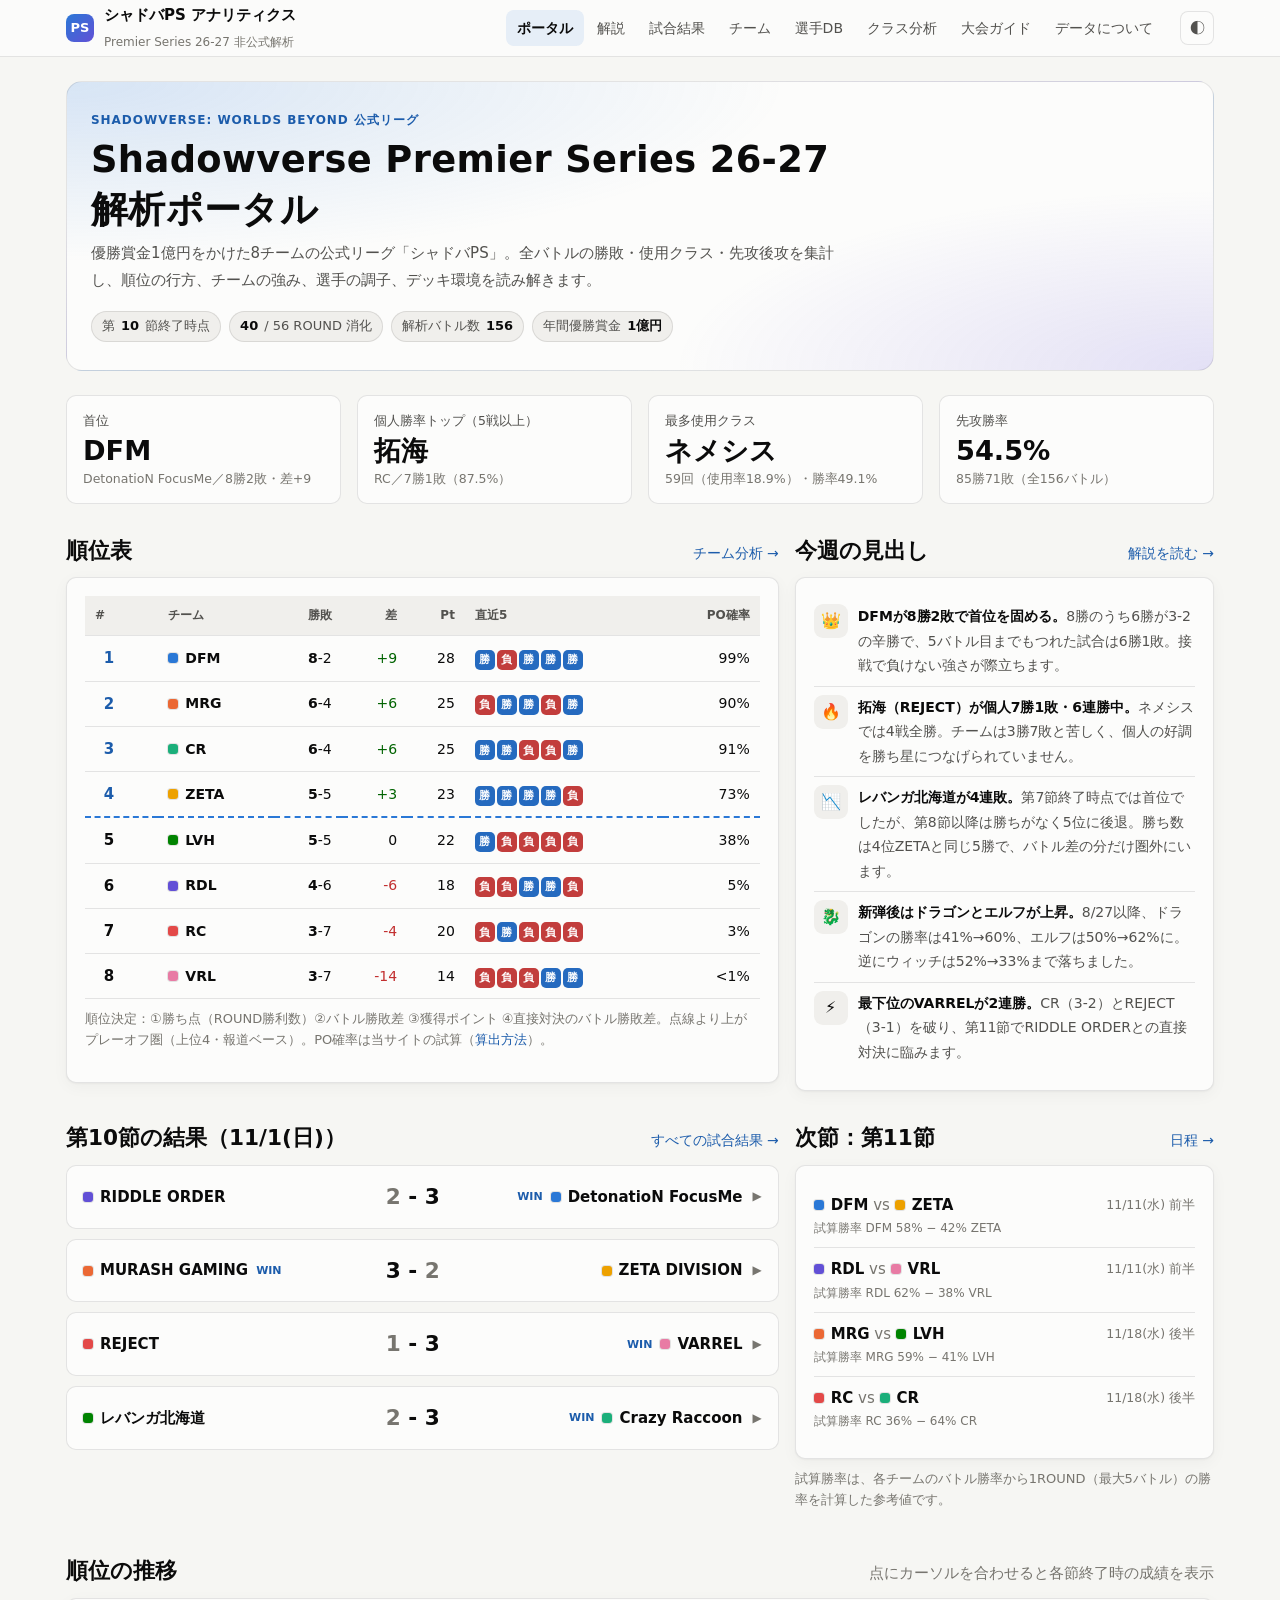
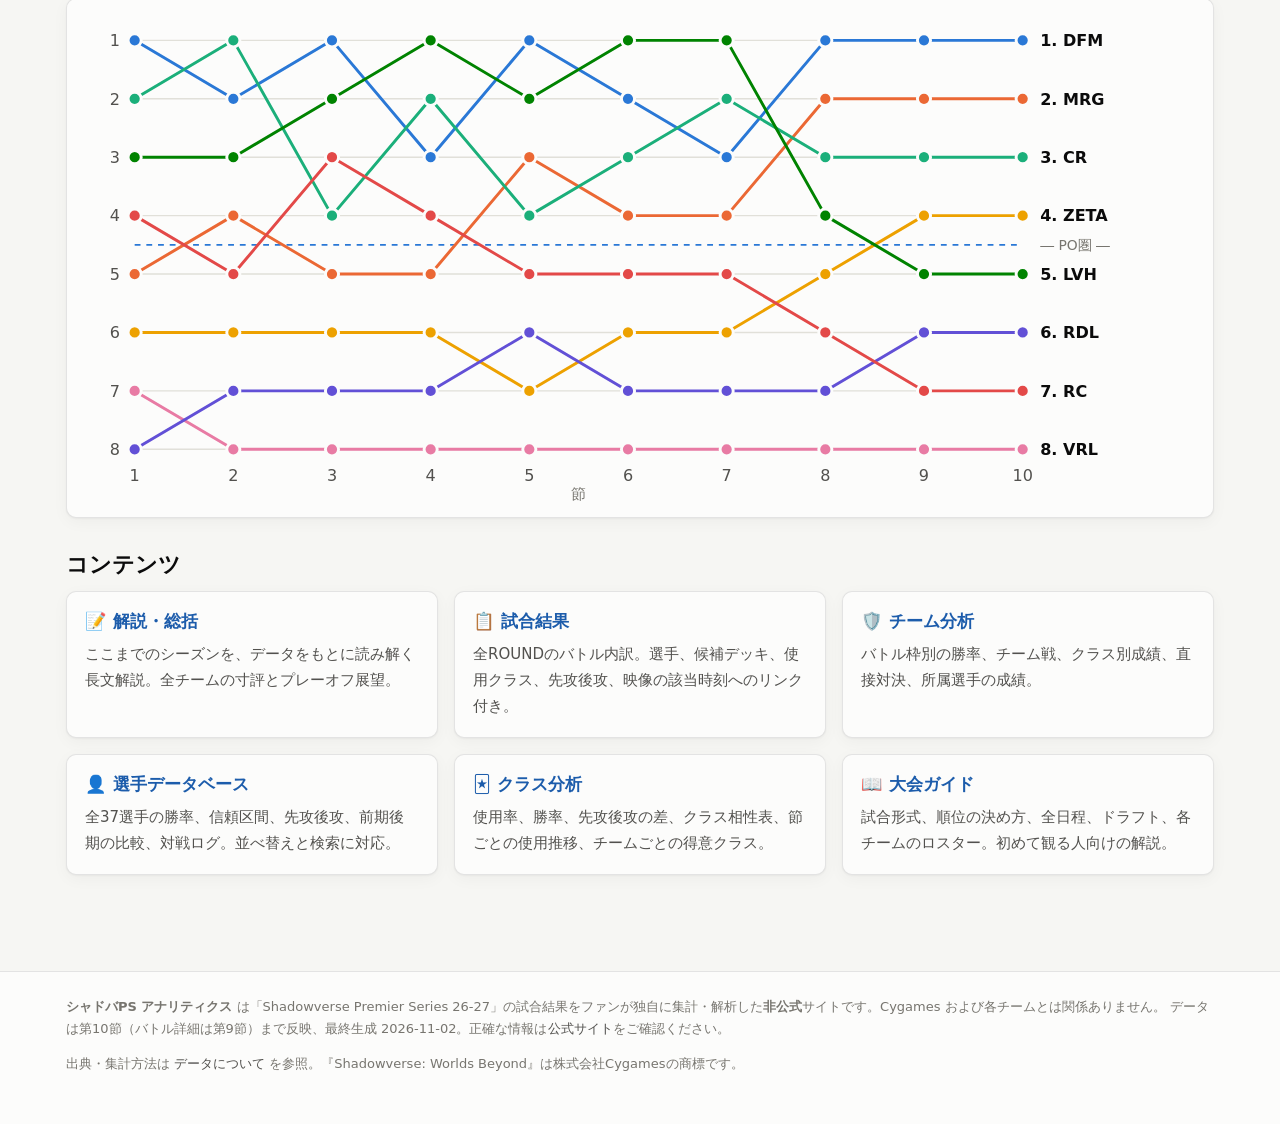
<file: index.html>
<!doctype html>
<html lang="ja">
<head>
<meta charset="utf-8">
<meta name="viewport" content="width=device-width, initial-scale=1">
<title>シャドバPS アナリティクス</title>
<meta http-equiv="refresh" content="0; url=site/index.html">
<link rel="canonical" href="site/index.html">
<script>location.replace("site/index.html" + location.search + location.hash);</script>
<style>body{font-family:system-ui,-apple-system,"Hiragino Sans",sans-serif;background:#f6f6f3;color:#0b0b0b;display:grid;place-items:center;min-height:100vh;margin:0}a{color:#1c5cab}</style>
</head>
<body>
<p>シャドバPS アナリティクスへ移動しています… 移動しない場合は <a href="site/index.html">こちら</a>。</p>
</body>
</html>
</file>
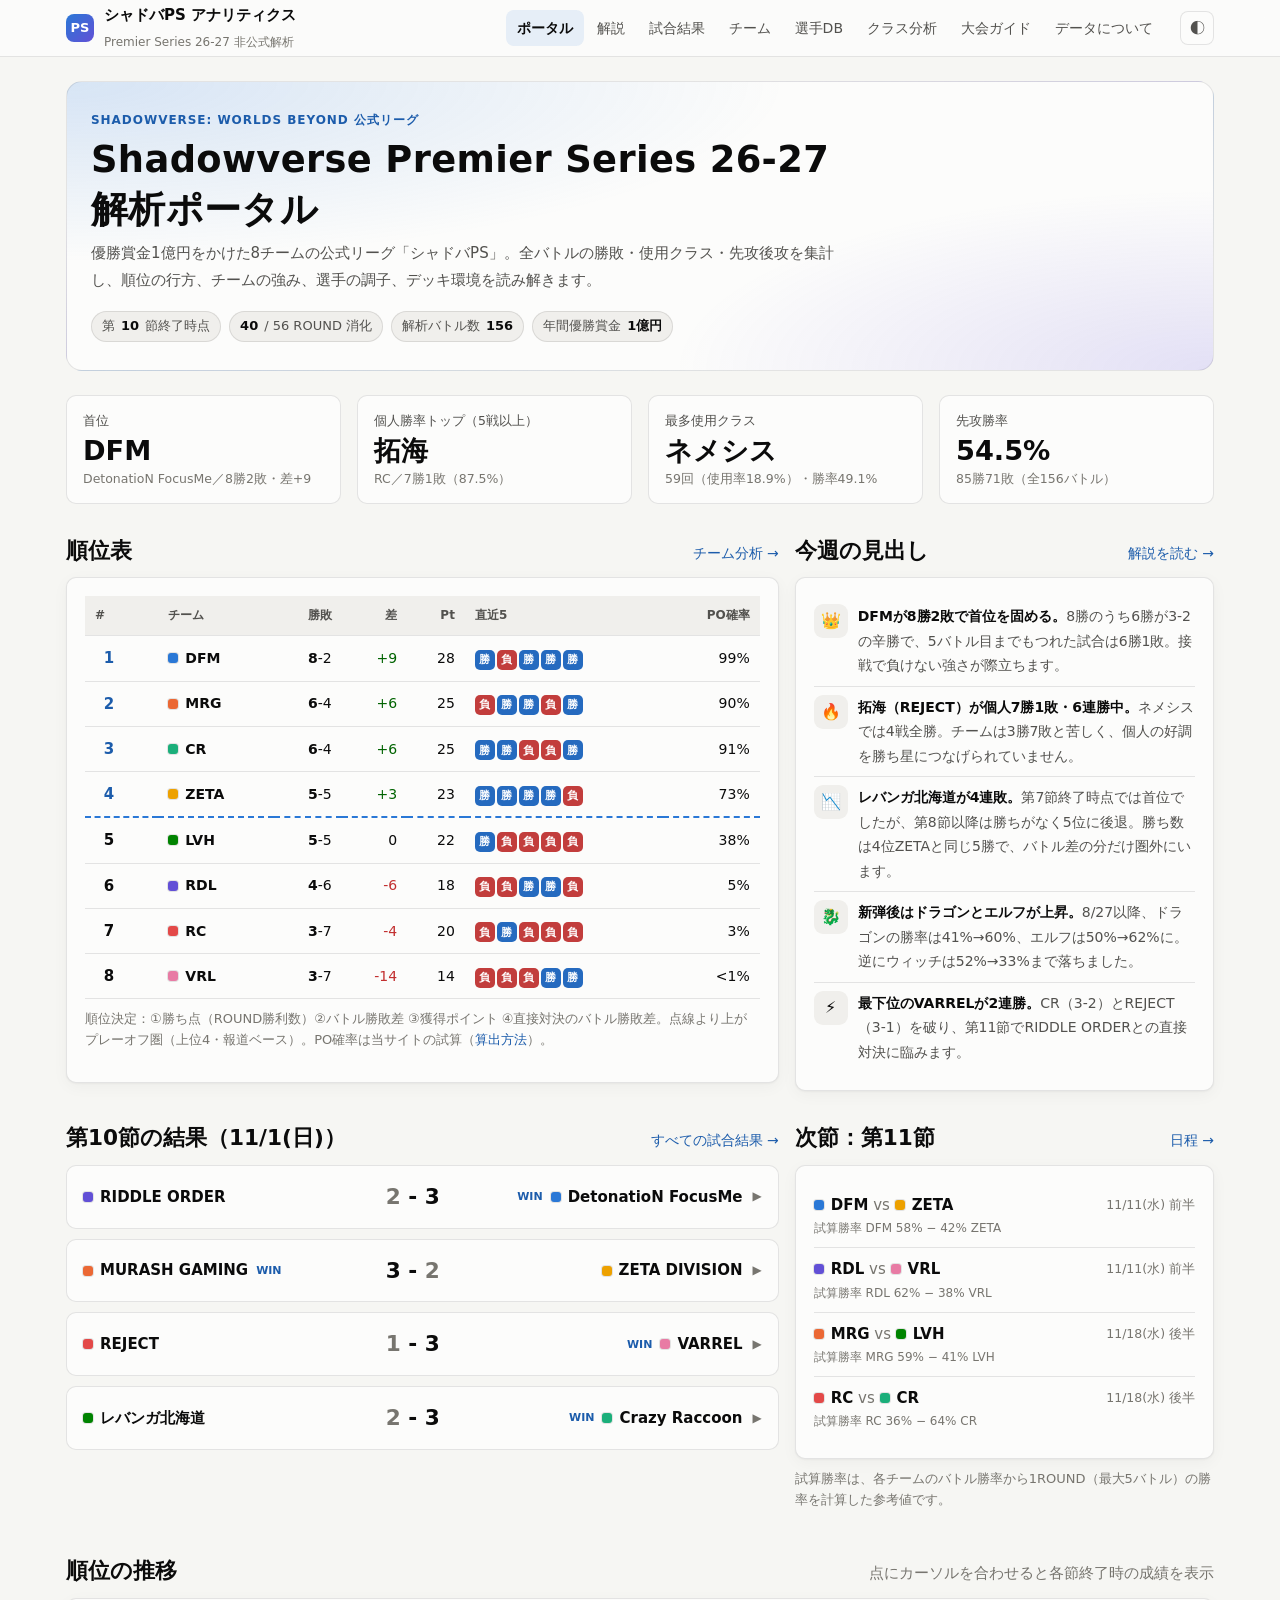
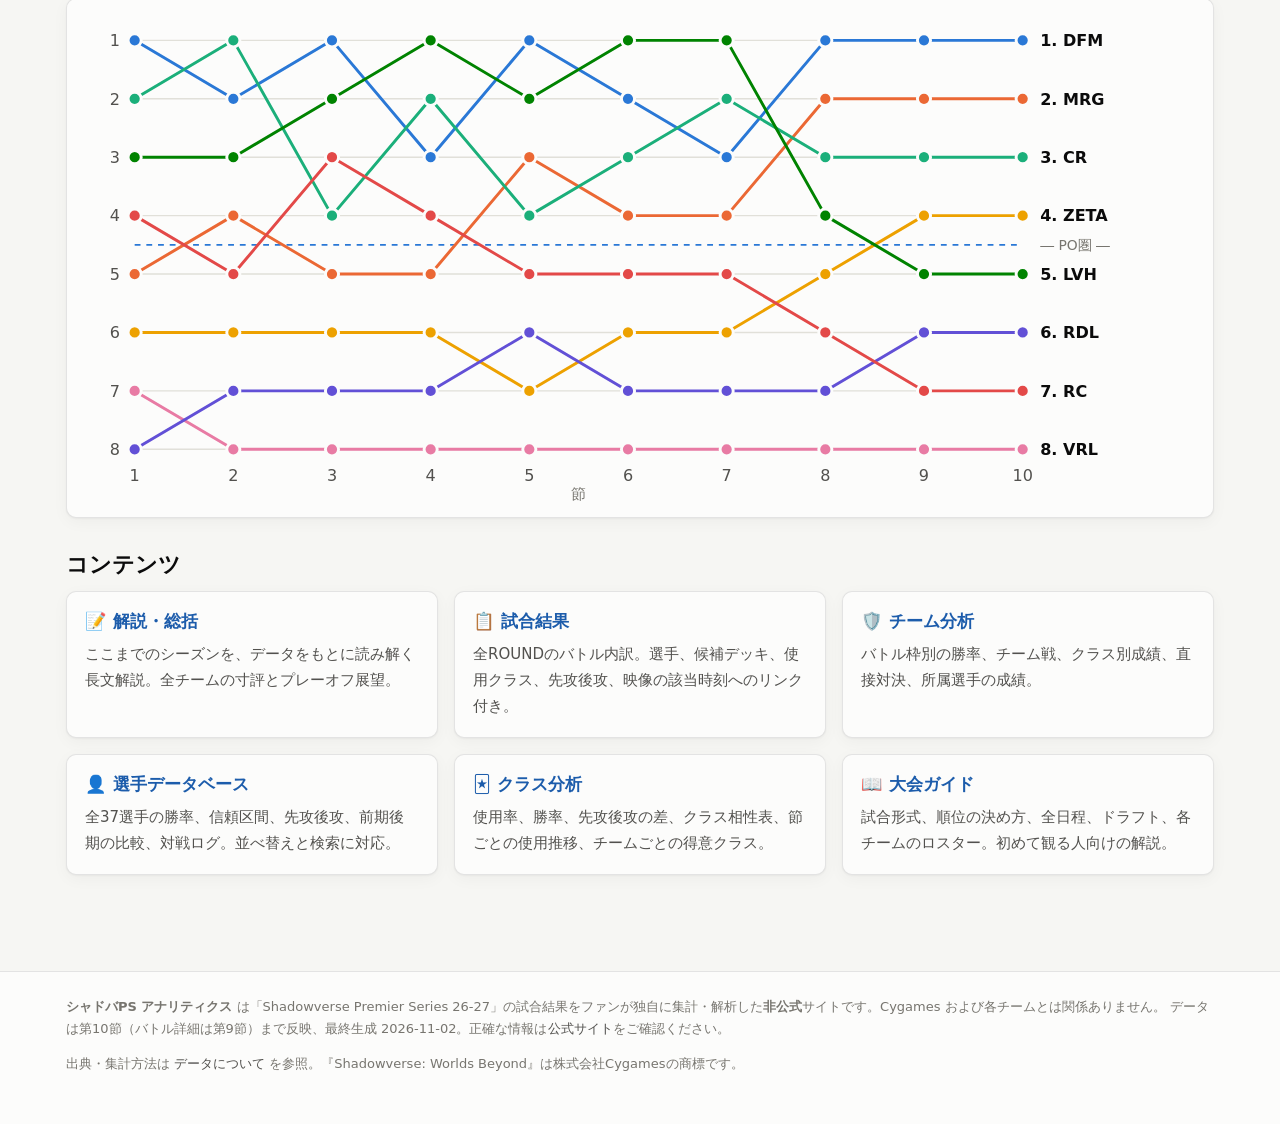
<file: site/index.html>
<!doctype html>
<html lang="ja">
<head>
<meta charset="utf-8">
<meta name="viewport" content="width=device-width, initial-scale=1">
<title>シャドバPS アナリティクス</title>
<meta name="description" content="Shadowverse Premier Series 26-27（シャドバPS）の試合結果・順位・個人成績・クラス使用率を解析する非公式ポータル。">
<link rel="icon" href="data:image/svg+xml,%3Csvg xmlns='http://www.w3.org/2000/svg' viewBox='0 0 32 32'%3E%3Crect width='32' height='32' rx='8' fill='%232a78d6'/%3E%3Ctext x='16' y='21' font-size='13' text-anchor='middle' fill='white' font-family='sans-serif' font-weight='700'%3EPS%3C/text%3E%3C/svg%3E">
<link rel="stylesheet" href="assets/style.css">
<script src="assets/ps-data.js"></script>
<script src="assets/app.js"></script>
</head>
<body data-page="index">
<main>
  <div class="hero">
    <div class="eyebrow">Shadowverse: Worlds Beyond 公式リーグ</div>
    <h1>Shadowverse Premier Series 26-27<br>解析ポータル</h1>
    <p class="lead">優勝賞金1億円をかけた8チームの公式リーグ「シャドバPS」。全バトルの勝敗・使用クラス・先攻後攻を集計し、順位の行方、チームの強み、選手の調子、デッキ環境を読み解きます。</p>
    <div class="hero-meta" id="hero-meta"></div>
  </div>

  <section>
    <div class="grid g-4" id="tiles"></div>
  </section>

  <div class="grid g-main">
    <section>
      <div class="section-title"><h2>順位表</h2><a href="teams.html">チーム分析 →</a></div>
      <div class="card" id="standings"></div>
    </section>
    <section>
      <div class="section-title"><h2>今週の見出し</h2><a href="analysis.html">解説を読む →</a></div>
      <div class="card">
        <ul class="list-plain">
          <li class="headline"><span class="ic">👑</span><p><b>DFMが8勝2敗で首位を固める。</b>8勝のうち6勝が3-2の辛勝で、5バトル目までもつれた試合は6勝1敗。接戦で負けない強さが際立ちます。</p></li>
          <li class="headline"><span class="ic">🔥</span><p><b>拓海（REJECT）が個人7勝1敗・6連勝中。</b>ネメシスでは4戦全勝。チームは3勝7敗と苦しく、個人の好調を勝ち星につなげられていません。</p></li>
          <li class="headline"><span class="ic">📉</span><p><b>レバンガ北海道が4連敗。</b>第7節終了時点では首位でしたが、第8節以降は勝ちがなく5位に後退。勝ち数は4位ZETAと同じ5勝で、バトル差の分だけ圏外にいます。</p></li>
          <li class="headline"><span class="ic">🐉</span><p><b>新弾後はドラゴンとエルフが上昇。</b>8/27以降、ドラゴンの勝率は41%→60%、エルフは50%→62%に。逆にウィッチは52%→33%まで落ちました。</p></li>
          <li class="headline"><span class="ic">⚡</span><p><b>最下位のVARRELが2連勝。</b>CR（3-2）とREJECT（3-1）を破り、第11節でRIDDLE ORDERとの直接対決に臨みます。</p></li>
        </ul>
      </div>
    </section>
  </div>

  <div class="grid g-main">
    <section>
      <div class="section-title"><h2 id="latest-title">最新の結果</h2><a href="results.html">すべての試合結果 →</a></div>
      <div id="latest"></div>
    </section>
    <section>
      <div class="section-title"><h2 id="next-title">次節</h2><a href="guide.html#schedule">日程 →</a></div>
      <div class="card" id="next"></div>
      <p class="note">試算勝率は、各チームのバトル勝率から1ROUND（最大5バトル）の勝率を計算した参考値です。</p>
    </section>
  </div>

  <section>
    <div class="section-title"><h2>順位の推移</h2><span class="muted">点にカーソルを合わせると各節終了時の成績を表示</span></div>
    <div class="card"><div id="rank-chart"></div></div>
  </section>

  <section>
    <div class="section-title"><h2>コンテンツ</h2></div>
    <div class="grid g-3">
      <a class="card" href="analysis.html"><h3>📝 解説・総括</h3><p class="secondary" style="margin:0">ここまでのシーズンを、データをもとに読み解く長文解説。全チームの寸評とプレーオフ展望。</p></a>
      <a class="card" href="results.html"><h3>📋 試合結果</h3><p class="secondary" style="margin:0">全ROUNDのバトル内訳。選手、候補デッキ、使用クラス、先攻後攻、映像の該当時刻へのリンク付き。</p></a>
      <a class="card" href="teams.html"><h3>🛡️ チーム分析</h3><p class="secondary" style="margin:0">バトル枠別の勝率、チーム戦、クラス別成績、直接対決、所属選手の成績。</p></a>
      <a class="card" href="players.html"><h3>👤 選手データベース</h3><p class="secondary" style="margin:0">全37選手の勝率、信頼区間、先攻後攻、前期後期の比較、対戦ログ。並べ替えと検索に対応。</p></a>
      <a class="card" href="classes.html"><h3>🃏 クラス分析</h3><p class="secondary" style="margin:0">使用率、勝率、先攻後攻の差、クラス相性表、節ごとの使用推移、チームごとの得意クラス。</p></a>
      <a class="card" href="guide.html"><h3>📖 大会ガイド</h3><p class="secondary" style="margin:0">試合形式、順位の決め方、全日程、ドラフト、各チームのロスター。初めて観る人向けの解説。</p></a>
    </div>
  </section>
</main>
</body>
</html>
</file>
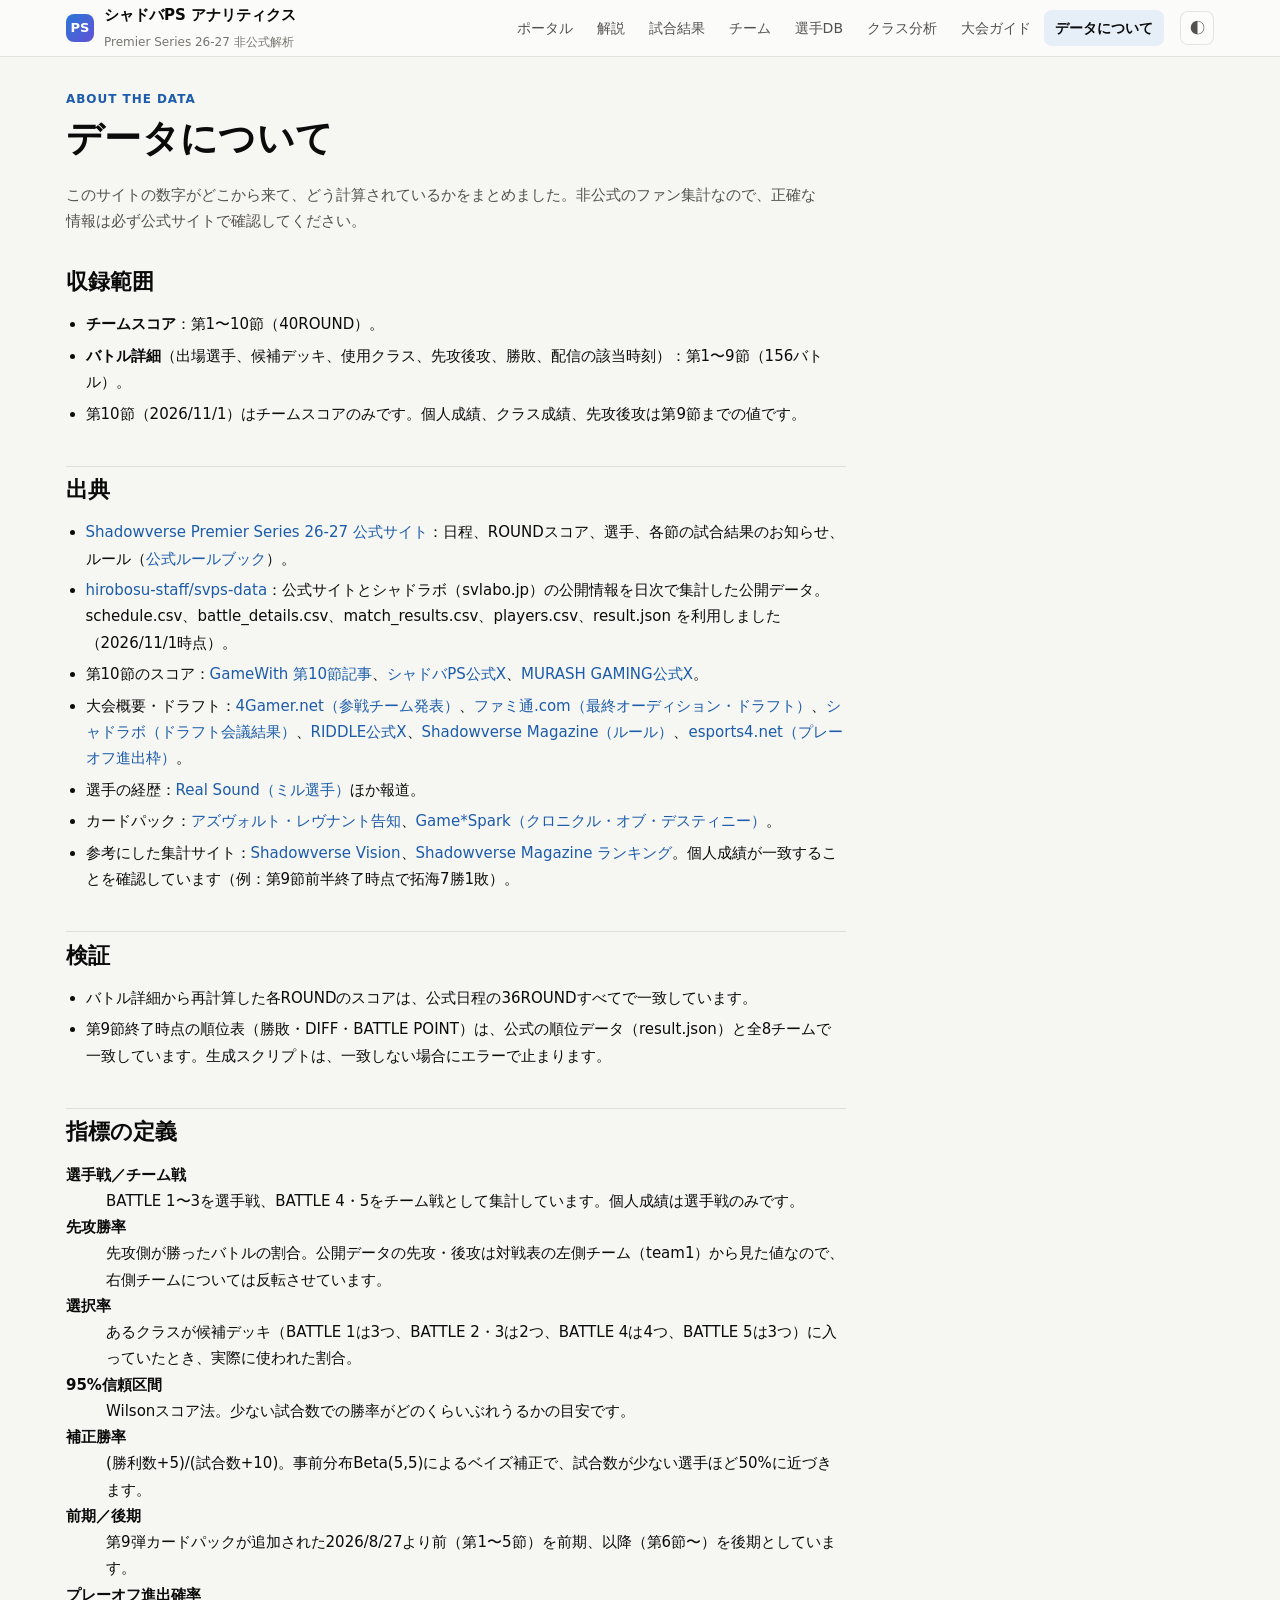
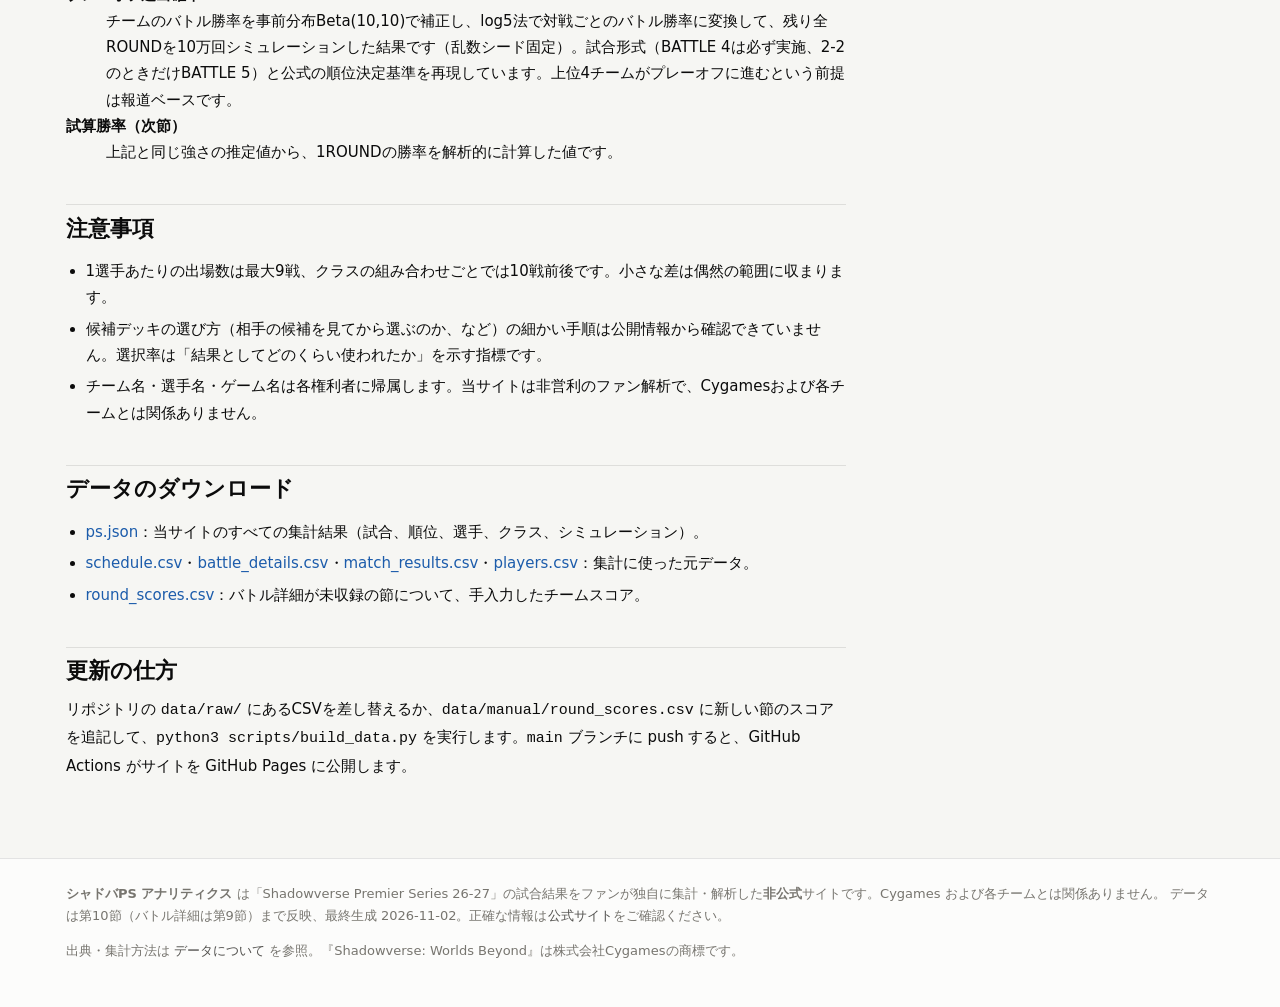
<file: site/about.html>
<!doctype html>
<html lang="ja">
<head>
<meta charset="utf-8">
<meta name="viewport" content="width=device-width, initial-scale=1">
<title>シャドバPS データについて</title>
<meta name="description" content="シャドバPS アナリティクスのデータ出典、集計方法、指標の定義、データのダウンロード。">
<link rel="icon" href="data:image/svg+xml,%3Csvg xmlns='http://www.w3.org/2000/svg' viewBox='0 0 32 32'%3E%3Crect width='32' height='32' rx='8' fill='%232a78d6'/%3E%3Ctext x='16' y='21' font-size='13' text-anchor='middle' fill='white' font-family='sans-serif' font-weight='700'%3EPS%3C/text%3E%3C/svg%3E">
<link rel="stylesheet" href="assets/style.css">
<script src="assets/ps-data.js"></script>
<script src="assets/app.js"></script>
</head>
<body data-page="about">
<main>
  <div class="page-head">
    <div class="eyebrow">About the data</div>
    <h1>データについて</h1>
    <p>このサイトの数字がどこから来て、どう計算されているかをまとめました。非公式のファン集計なので、正確な情報は必ず公式サイトで確認してください。</p>
  </div>
  <div class="prose">
    <h2>収録範囲</h2>
    <ul>
      <li><b>チームスコア</b>：第1〜<span data-bind="last_section"></span>節（<span data-bind="n_matches"></span>ROUND）。</li>
      <li><b>バトル詳細</b>（出場選手、候補デッキ、使用クラス、先攻後攻、勝敗、配信の該当時刻）：第1〜<span data-bind="detailed_through"></span>節（<span data-bind="n_battles"></span>バトル）。</li>
      <li>第10節（2026/11/1）はチームスコアのみです。個人成績、クラス成績、先攻後攻は第9節までの値です。</li>
    </ul>

    <h2>出典</h2>
    <ul>
      <li><a href="https://ps.shadowverse-wb.com/26-27/" target="_blank" rel="noopener">Shadowverse Premier Series 26-27 公式サイト</a>：日程、ROUNDスコア、選手、各節の試合結果のお知らせ、ルール（<a href="https://ps.shadowverse-wb.com/26-27/terms_26-27.pdf" target="_blank" rel="noopener">公式ルールブック</a>）。</li>
      <li><a href="https://github.com/hirobosu-staff/svps-data" target="_blank" rel="noopener">hirobosu-staff/svps-data</a>：公式サイトとシャドラボ（svlabo.jp）の公開情報を日次で集計した公開データ。schedule.csv、battle_details.csv、match_results.csv、players.csv、result.json を利用しました（2026/11/1時点）。</li>
      <li>第10節のスコア：<a href="https://gamewith.jp/shadowverse-wb/586247" target="_blank" rel="noopener">GameWith 第10節記事</a>、<a href="https://x.com/shadowversePS" target="_blank" rel="noopener">シャドバPS公式X</a>、<a href="https://x.com/MURASHeSports" target="_blank" rel="noopener">MURASH GAMING公式X</a>。</li>
      <li>大会概要・ドラフト：<a href="https://www.4gamer.net/games/760/G076037/20260305073/" target="_blank" rel="noopener">4Gamer.net（参戦チーム発表）</a>、<a href="https://www.famitsu.com/article/202606/79007" target="_blank" rel="noopener">ファミ通.com（最終オーディション・ドラフト）</a>、<a href="https://svlabo.jp/blog-entry-1650.html" target="_blank" rel="noopener">シャドラボ（ドラフト会議結果）</a>、<a href="https://x.com/RIDDLEORDER/status/2068637810148671983" target="_blank" rel="noopener">RIDDLE公式X</a>、<a href="https://shadowverse-magazine.com/news/svwb/69626/" target="_blank" rel="noopener">Shadowverse Magazine（ルール）</a>、<a href="https://esports4.net/2026/08/16/shadowverse-premier-series-26-27%E3%80%80%E7%AC%AC4%E7%AF%80%E7%B5%82%E4%BA%86%E6%99%82%E7%82%B9%E3%81%BE%E3%81%A7%E3%81%AE%E3%83%A9%E3%83%B3%E3%82%AD%E3%83%B3%E3%82%B0%E3%81%BE%E3%81%A8%E3%82%81/" target="_blank" rel="noopener">esports4.net（プレーオフ進出枠）</a>。</li>
      <li>選手の経歴：<a href="https://realsound.jp/tech/2025/09/post-2144549.html" target="_blank" rel="noopener">Real Sound（ミル選手）</a>ほか報道。</li>
      <li>カードパック：<a href="https://saiganak.com/news/shadowverse-wb-revenants-of-azvaldt-announcement/" target="_blank" rel="noopener">アズヴォルト・レヴナント告知</a>、<a href="https://www.gamespark.jp/article/2026/06/22/168284.html" target="_blank" rel="noopener">Game*Spark（クロニクル・オブ・デスティニー）</a>。</li>
      <li>参考にした集計サイト：<a href="https://shadowverse-vision.com/" target="_blank" rel="noopener">Shadowverse Vision</a>、<a href="https://shadowverse-magazine.com/svwb/event/ps26-27/ranking/" target="_blank" rel="noopener">Shadowverse Magazine ランキング</a>。個人成績が一致することを確認しています（例：第9節前半終了時点で拓海7勝1敗）。</li>
    </ul>

    <h2>検証</h2>
    <ul>
      <li>バトル詳細から再計算した各ROUNDのスコアは、公式日程の36ROUNDすべてで一致しています。</li>
      <li>第9節終了時点の順位表（勝敗・DIFF・BATTLE POINT）は、公式の順位データ（result.json）と全8チームで一致しています。生成スクリプトは、一致しない場合にエラーで止まります。</li>
    </ul>

    <h2>指標の定義</h2>
    <dl>
      <dt><b>選手戦／チーム戦</b></dt><dd>BATTLE 1〜3を選手戦、BATTLE 4・5をチーム戦として集計しています。個人成績は選手戦のみです。</dd>
      <dt><b>先攻勝率</b></dt><dd>先攻側が勝ったバトルの割合。公開データの先攻・後攻は対戦表の左側チーム（team1）から見た値なので、右側チームについては反転させています。</dd>
      <dt><b>選択率</b></dt><dd>あるクラスが候補デッキ（BATTLE 1は3つ、BATTLE 2・3は2つ、BATTLE 4は4つ、BATTLE 5は3つ）に入っていたとき、実際に使われた割合。</dd>
      <dt><b>95%信頼区間</b></dt><dd>Wilsonスコア法。少ない試合数での勝率がどのくらいぶれうるかの目安です。</dd>
      <dt><b>補正勝率</b></dt><dd>(勝利数+5)/(試合数+10)。事前分布Beta(5,5)によるベイズ補正で、試合数が少ない選手ほど50%に近づきます。</dd>
      <dt><b>前期／後期</b></dt><dd>第9弾カードパックが追加された2026/8/27より前（第1〜5節）を前期、以降（第6節〜）を後期としています。</dd>
      <dt><b>プレーオフ進出確率</b></dt><dd>チームのバトル勝率を事前分布Beta(10,10)で補正し、log5法で対戦ごとのバトル勝率に変換して、残り全ROUNDを10万回シミュレーションした結果です（乱数シード固定）。試合形式（BATTLE 4は必ず実施、2-2のときだけBATTLE 5）と公式の順位決定基準を再現しています。上位4チームがプレーオフに進むという前提は報道ベースです。</dd>
      <dt><b>試算勝率（次節）</b></dt><dd>上記と同じ強さの推定値から、1ROUNDの勝率を解析的に計算した値です。</dd>
    </dl>

    <h2>注意事項</h2>
    <ul>
      <li>1選手あたりの出場数は最大9戦、クラスの組み合わせごとでは10戦前後です。小さな差は偶然の範囲に収まります。</li>
      <li>候補デッキの選び方（相手の候補を見てから選ぶのか、など）の細かい手順は公開情報から確認できていません。選択率は「結果としてどのくらい使われたか」を示す指標です。</li>
      <li>チーム名・選手名・ゲーム名は各権利者に帰属します。当サイトは非営利のファン解析で、Cygamesおよび各チームとは関係ありません。</li>
    </ul>

    <h2 id="download">データのダウンロード</h2>
    <ul>
      <li><a href="data/ps.json">ps.json</a>：当サイトのすべての集計結果（試合、順位、選手、クラス、シミュレーション）。</li>
      <li><a href="data/raw/schedule.csv">schedule.csv</a>・<a href="data/raw/battle_details.csv">battle_details.csv</a>・<a href="data/raw/match_results.csv">match_results.csv</a>・<a href="data/raw/players.csv">players.csv</a>：集計に使った元データ。</li>
      <li><a href="data/manual/round_scores.csv">round_scores.csv</a>：バトル詳細が未収録の節について、手入力したチームスコア。</li>
    </ul>

    <h2>更新の仕方</h2>
    <p>リポジトリの <code>data/raw/</code> にあるCSVを差し替えるか、<code>data/manual/round_scores.csv</code> に新しい節のスコアを追記して、<code>python3 scripts/build_data.py</code> を実行します。<code>main</code> ブランチに push すると、GitHub Actions がサイトを GitHub Pages に公開します。</p>
  </div>
</main>
</body>
</html>
</file>
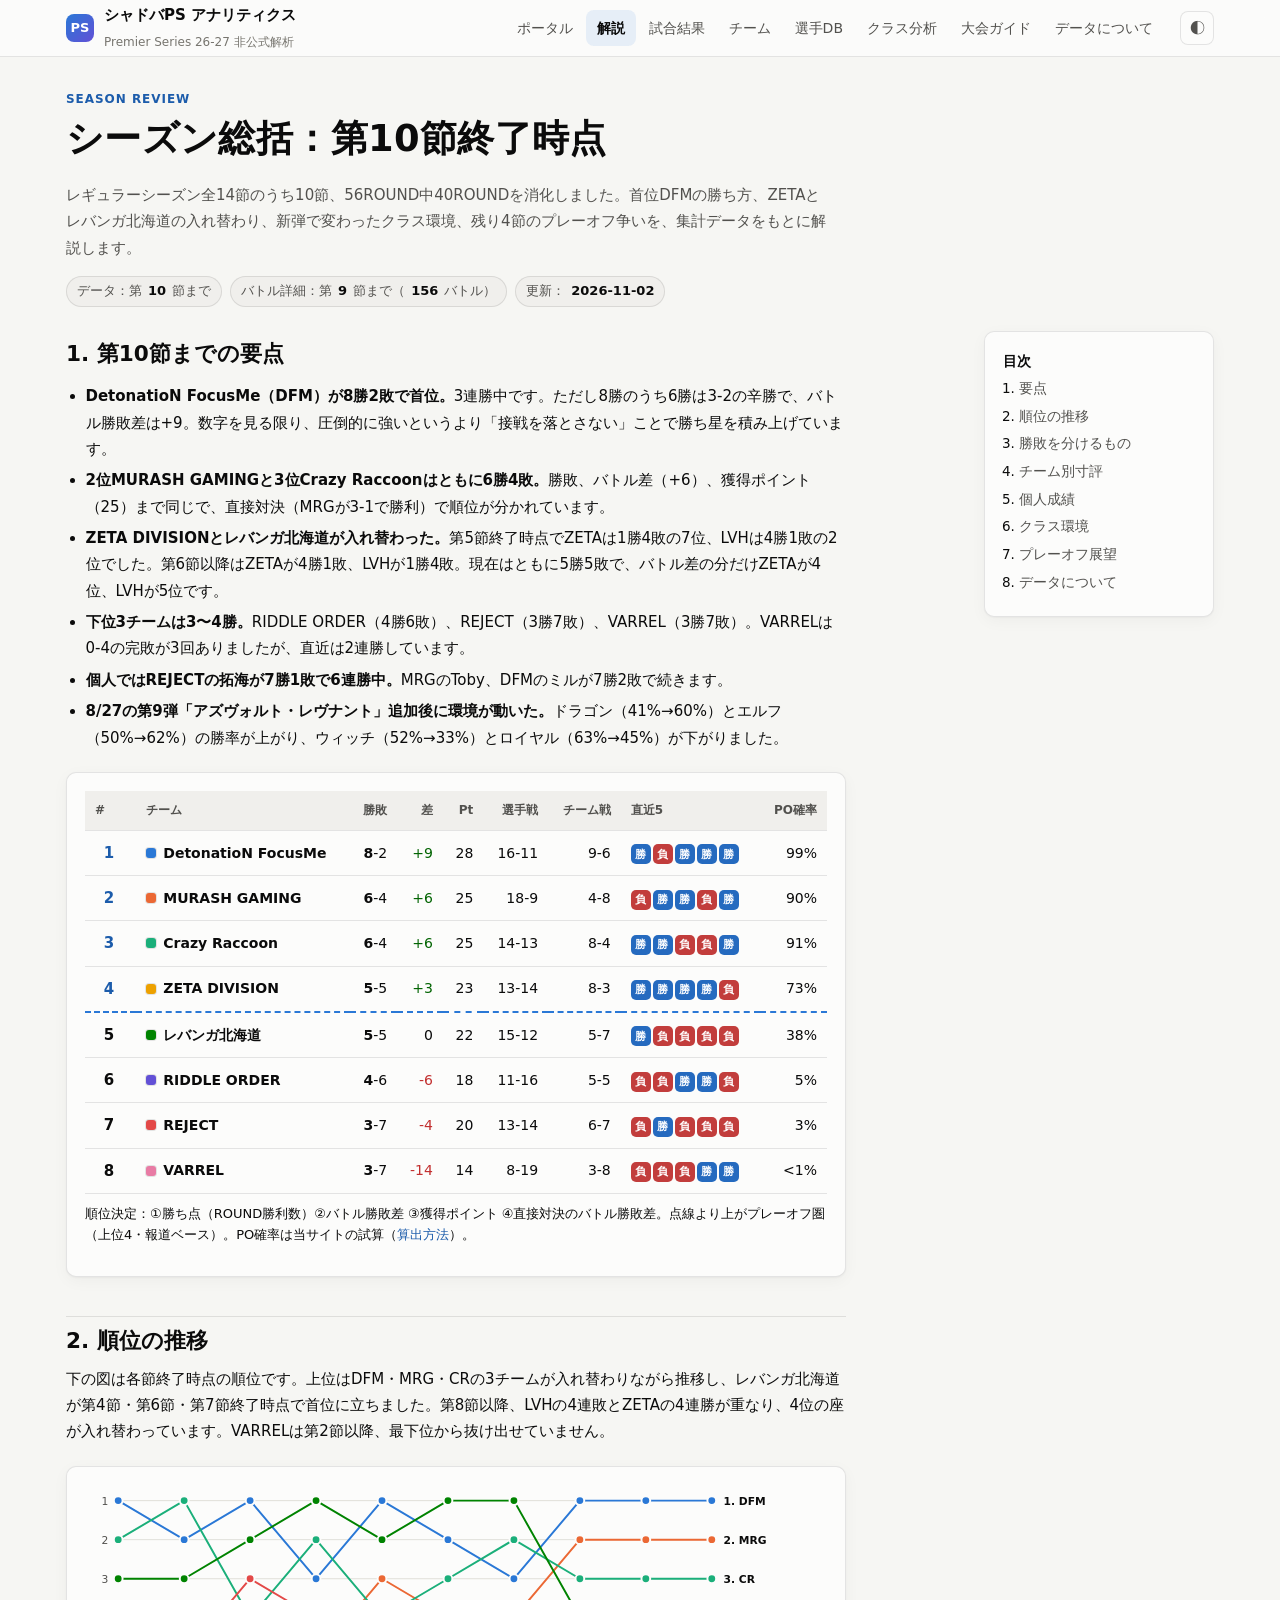
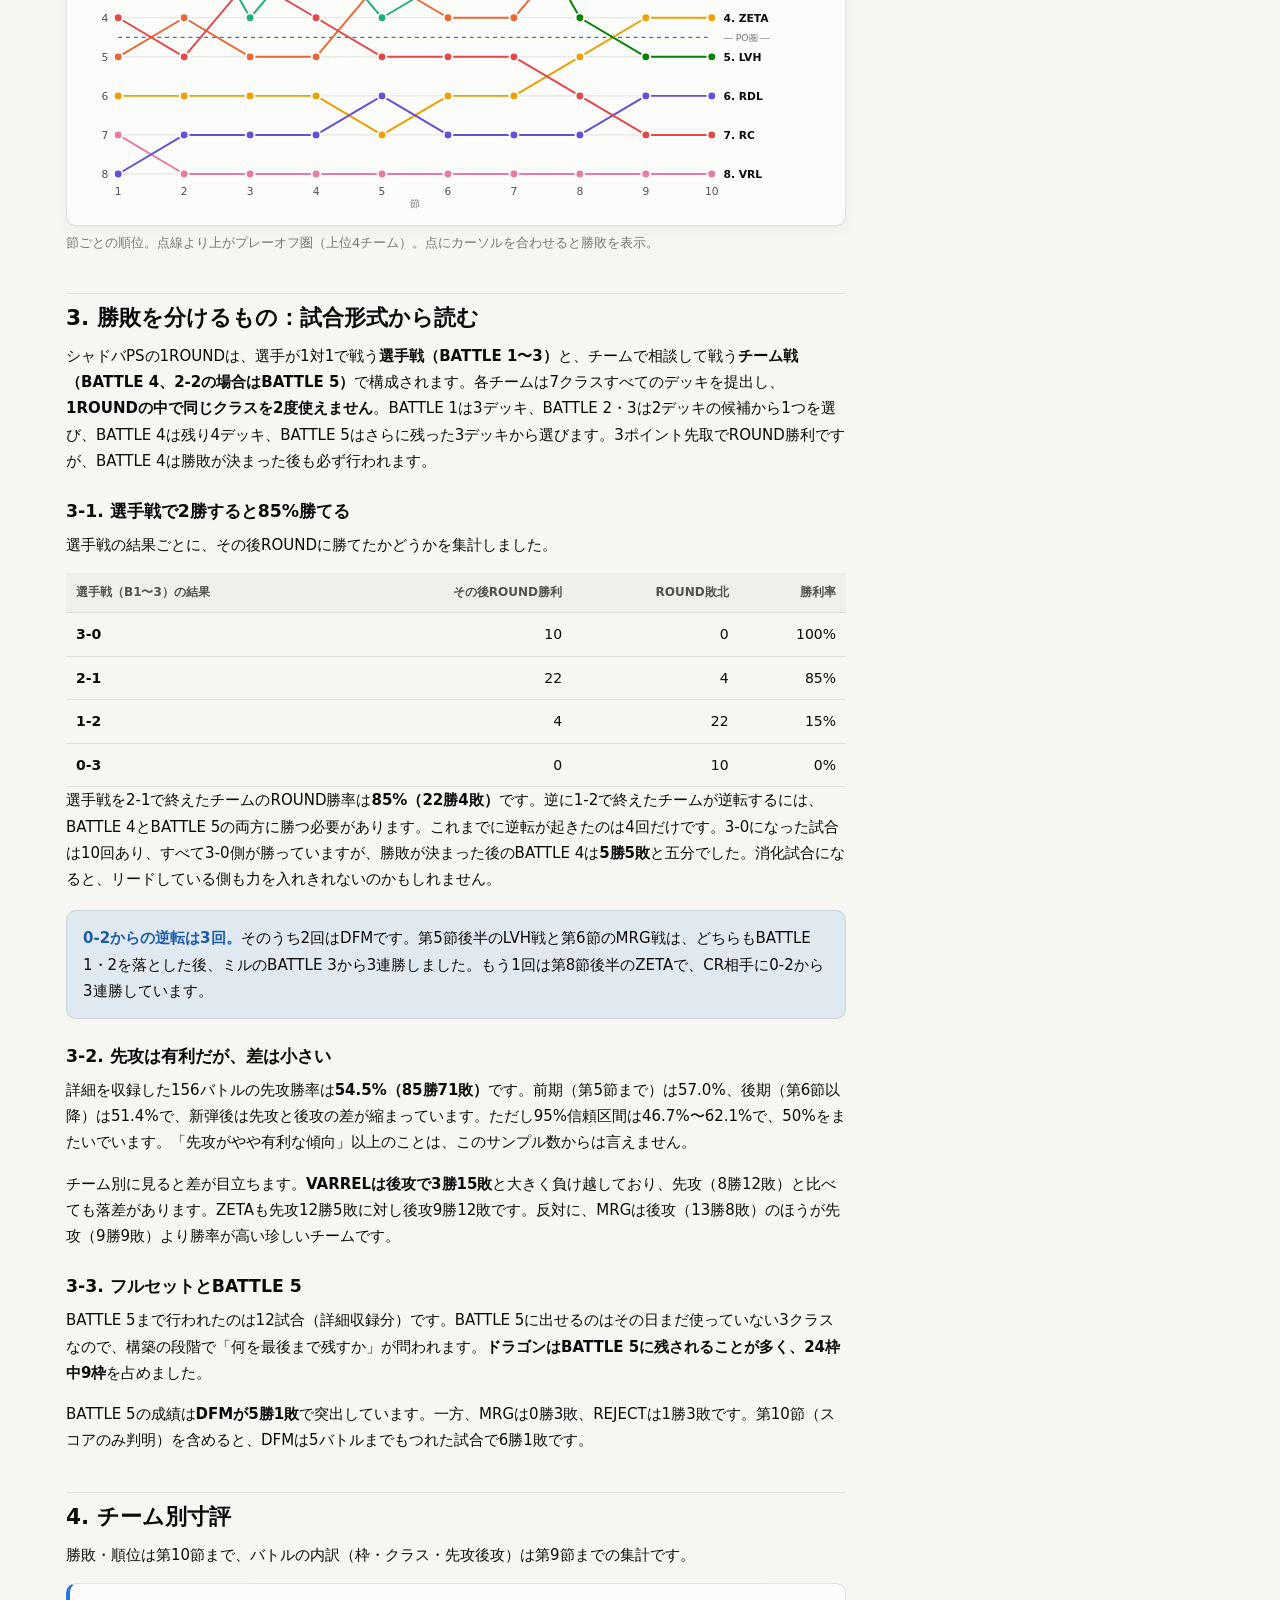
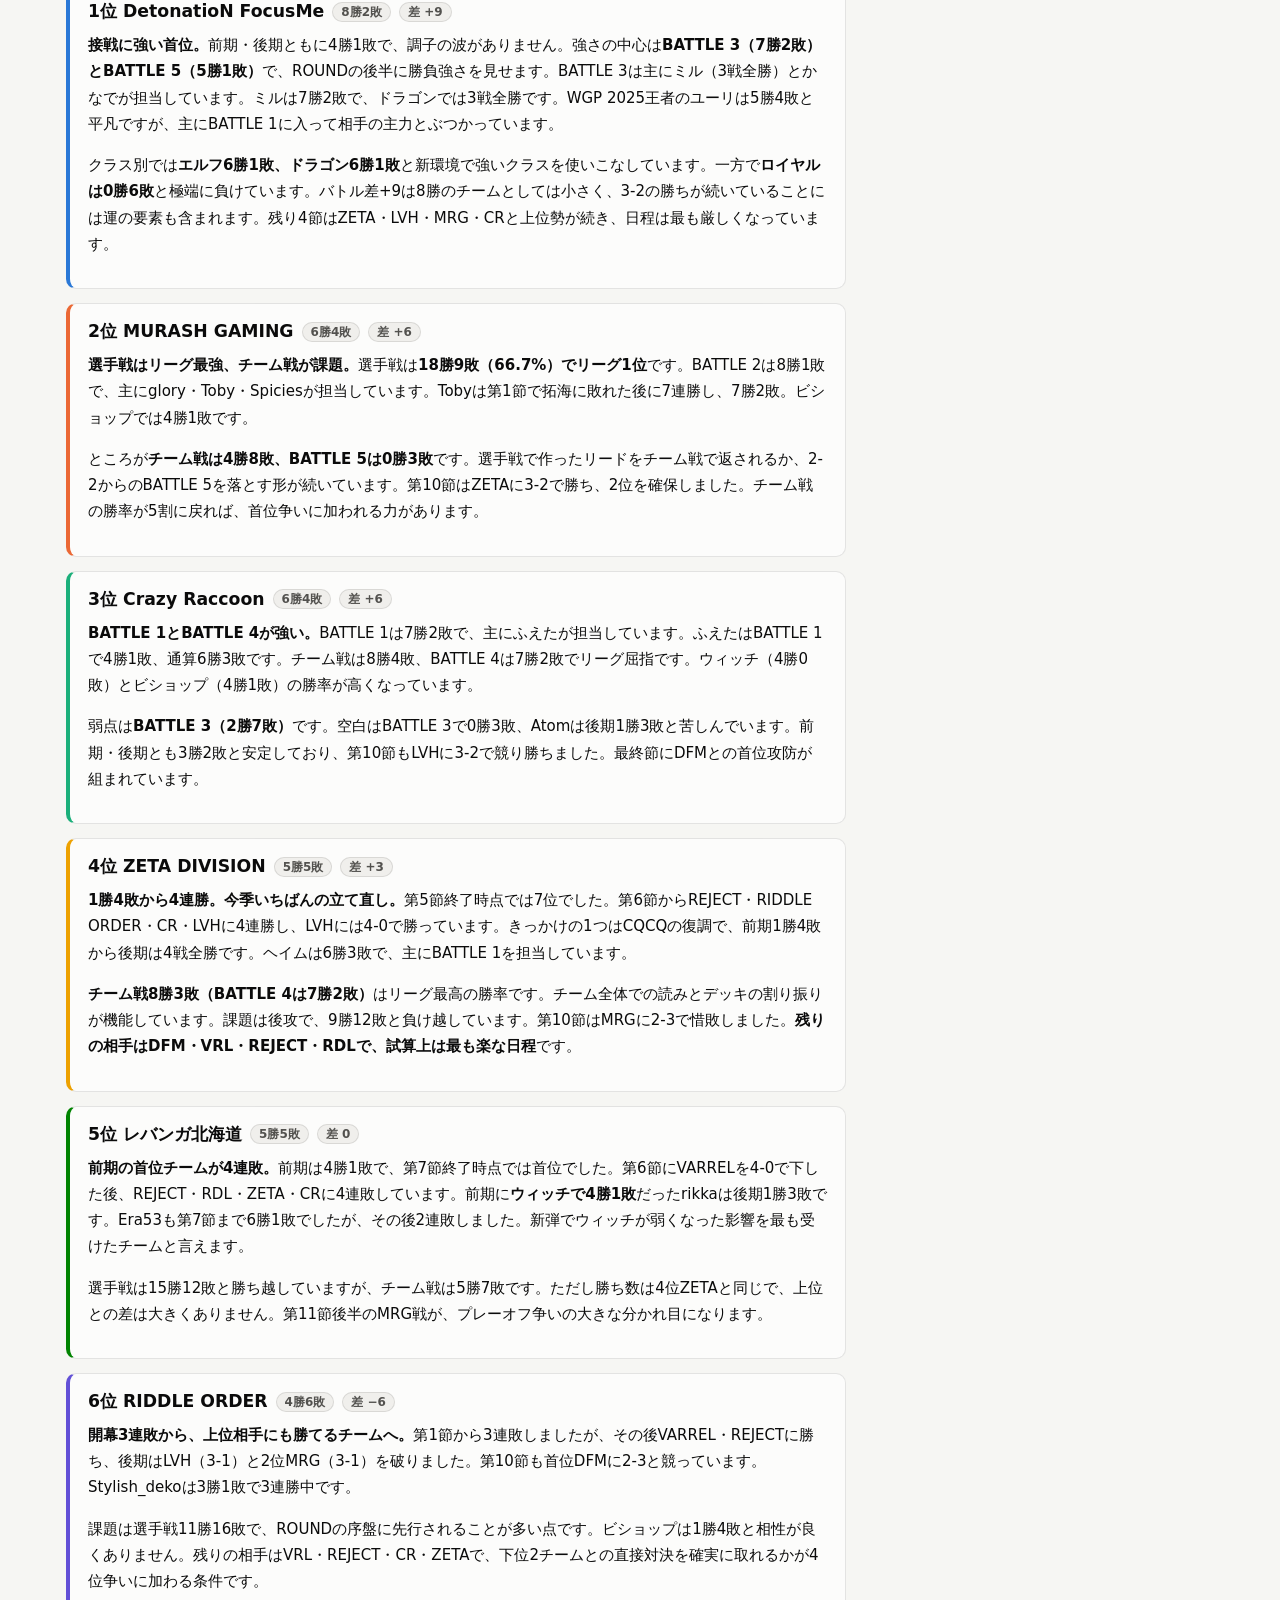
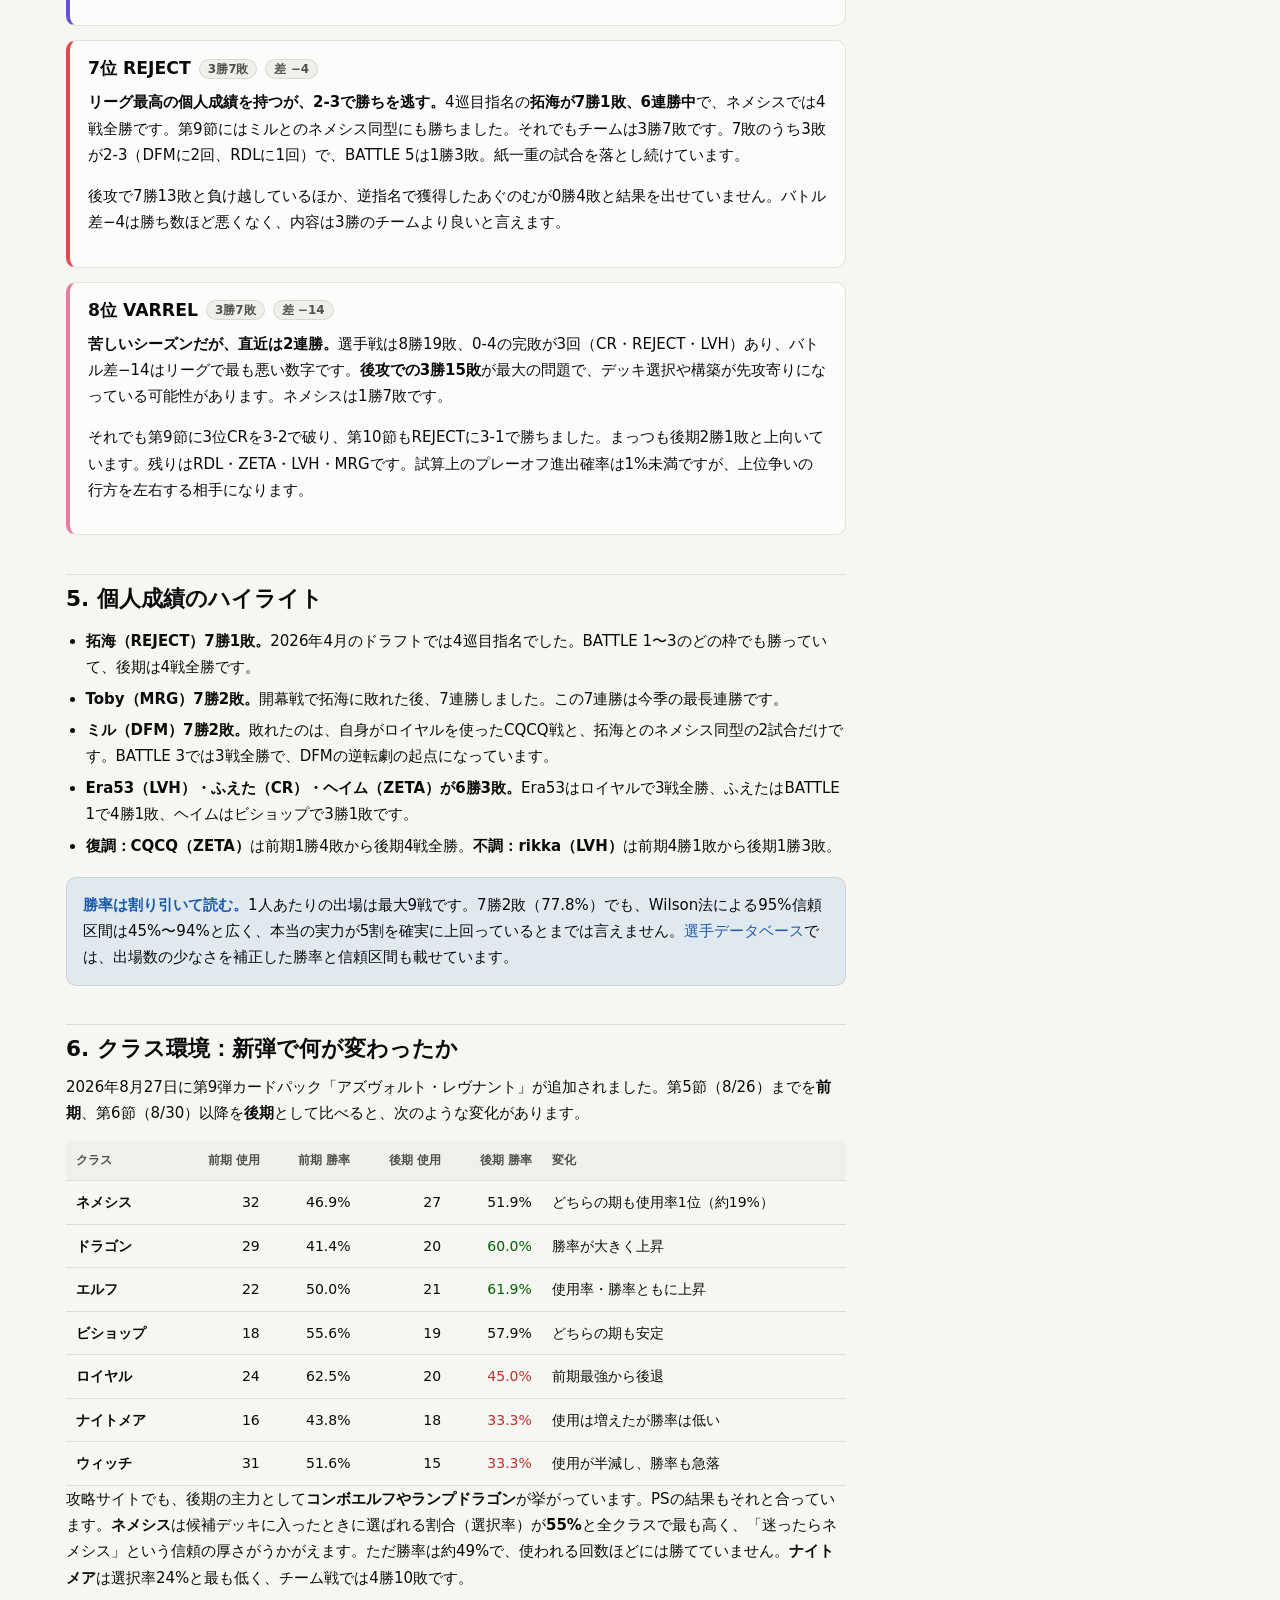
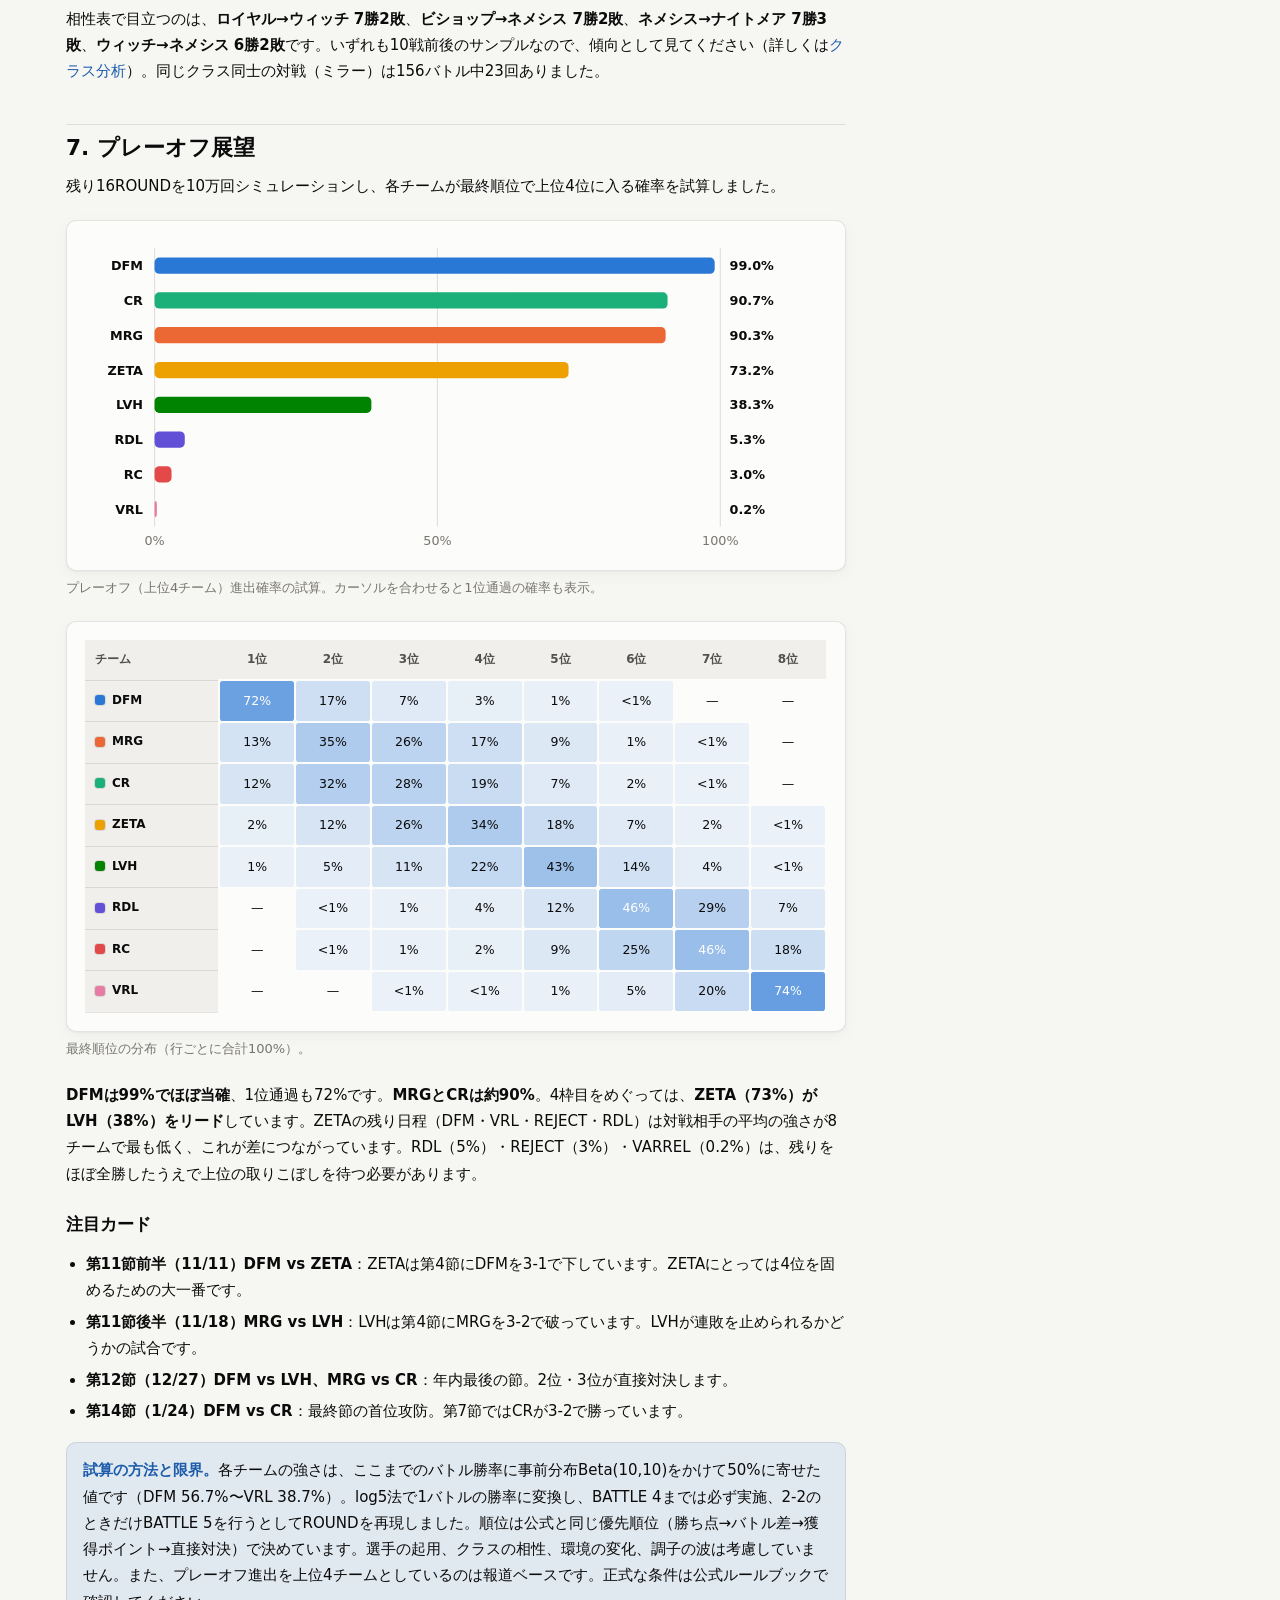
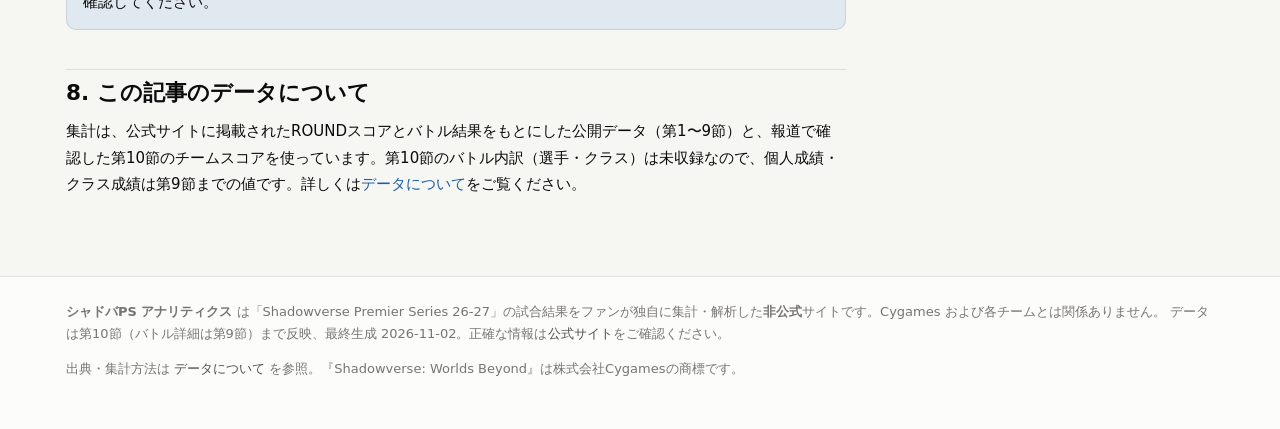
<file: site/analysis.html>
<!doctype html>
<html lang="ja">
<head>
<meta charset="utf-8">
<meta name="viewport" content="width=device-width, initial-scale=1">
<title>シャドバPS 第10節総括</title>
<meta name="description" content="Shadowverse Premier Series 26-27 第10節終了時点のシーズン総括。全チーム寸評、勝敗の構造、クラス環境の変化、プレーオフ展望。">
<link rel="icon" href="data:image/svg+xml,%3Csvg xmlns='http://www.w3.org/2000/svg' viewBox='0 0 32 32'%3E%3Crect width='32' height='32' rx='8' fill='%232a78d6'/%3E%3Ctext x='16' y='21' font-size='13' text-anchor='middle' fill='white' font-family='sans-serif' font-weight='700'%3EPS%3C/text%3E%3C/svg%3E">
<link rel="stylesheet" href="assets/style.css">
<script src="assets/ps-data.js"></script>
<script src="assets/app.js"></script>
</head>
<body data-page="analysis">
<main>
  <div class="page-head">
    <div class="eyebrow">Season Review</div>
    <h1>シーズン総括：第10節終了時点</h1>
    <p>レギュラーシーズン全14節のうち10節、56ROUND中40ROUNDを消化しました。首位DFMの勝ち方、ZETAとレバンガ北海道の入れ替わり、新弾で変わったクラス環境、残り4節のプレーオフ争いを、集計データをもとに解説します。</p>
    <div class="hero-meta">
      <span class="pill">データ：第<b data-bind="last_section"></b>節まで</span>
      <span class="pill">バトル詳細：第<b data-bind="detailed_through"></b>節まで（<b data-bind="n_battles"></b>バトル）</span>
      <span class="pill">更新：<b data-bind="generated"></b></span>
    </div>
  </div>

  <div class="article-layout">
    <article class="prose">

      <h2 id="summary">1. 第10節までの要点</h2>
      <ul>
        <li><b>DetonatioN FocusMe（DFM）が8勝2敗で首位。</b>3連勝中です。ただし8勝のうち6勝は3-2の辛勝で、バトル勝敗差は+9。数字を見る限り、圧倒的に強いというより「接戦を落とさない」ことで勝ち星を積み上げています。</li>
        <li><b>2位MURASH GAMINGと3位Crazy Raccoonはともに6勝4敗。</b>勝敗、バトル差（+6）、獲得ポイント（25）まで同じで、直接対決（MRGが3-1で勝利）で順位が分かれています。</li>
        <li><b>ZETA DIVISIONとレバンガ北海道が入れ替わった。</b>第5節終了時点でZETAは1勝4敗の7位、LVHは4勝1敗の2位でした。第6節以降はZETAが4勝1敗、LVHが1勝4敗。現在はともに5勝5敗で、バトル差の分だけZETAが4位、LVHが5位です。</li>
        <li><b>下位3チームは3〜4勝。</b>RIDDLE ORDER（4勝6敗）、REJECT（3勝7敗）、VARREL（3勝7敗）。VARRELは0-4の完敗が3回ありましたが、直近は2連勝しています。</li>
        <li><b>個人ではREJECTの拓海が7勝1敗で6連勝中。</b>MRGのToby、DFMのミルが7勝2敗で続きます。</li>
        <li><b>8/27の第9弾「アズヴォルト・レヴナント」追加後に環境が動いた。</b>ドラゴン（41%→60%）とエルフ（50%→62%）の勝率が上がり、ウィッチ（52%→33%）とロイヤル（63%→45%）が下がりました。</li>
      </ul>

      <figure>
        <div id="a-standings" class="card"></div>
      </figure>

      <h2 id="trend">2. 順位の推移</h2>
      <p>下の図は各節終了時点の順位です。上位はDFM・MRG・CRの3チームが入れ替わりながら推移し、レバンガ北海道が第4節・第6節・第7節終了時点で首位に立ちました。第8節以降、LVHの4連敗とZETAの4連勝が重なり、4位の座が入れ替わっています。VARRELは第2節以降、最下位から抜け出せていません。</p>
      <figure>
        <div class="card"><div id="a-rank"></div></div>
        <figcaption>節ごとの順位。点線より上がプレーオフ圏（上位4チーム）。点にカーソルを合わせると勝敗を表示。</figcaption>
      </figure>

      <h2 id="structure">3. 勝敗を分けるもの：試合形式から読む</h2>
      <p>シャドバPSの1ROUNDは、選手が1対1で戦う<b>選手戦（BATTLE 1〜3）</b>と、チームで相談して戦う<b>チーム戦（BATTLE 4、2-2の場合はBATTLE 5）</b>で構成されます。各チームは7クラスすべてのデッキを提出し、<b>1ROUNDの中で同じクラスを2度使えません</b>。BATTLE 1は3デッキ、BATTLE 2・3は2デッキの候補から1つを選び、BATTLE 4は残り4デッキ、BATTLE 5はさらに残った3デッキから選びます。3ポイント先取でROUND勝利ですが、BATTLE 4は勝敗が決まった後も必ず行われます。</p>

      <h3>3-1. 選手戦で2勝すると85%勝てる</h3>
      <p>選手戦の結果ごとに、その後ROUNDに勝てたかどうかを集計しました。</p>
      <div id="a-after3"></div>
      <p>選手戦を2-1で終えたチームのROUND勝率は<b>85%（22勝4敗）</b>です。逆に1-2で終えたチームが逆転するには、BATTLE 4とBATTLE 5の両方に勝つ必要があります。これまでに逆転が起きたのは4回だけです。3-0になった試合は10回あり、すべて3-0側が勝っていますが、勝敗が決まった後のBATTLE 4は<b>5勝5敗</b>と五分でした。消化試合になると、リードしている側も力を入れきれないのかもしれません。</p>
      <div class="callout"><b>0-2からの逆転は3回。</b>そのうち2回はDFMです。第5節後半のLVH戦と第6節のMRG戦は、どちらもBATTLE 1・2を落とした後、ミルのBATTLE 3から3連勝しました。もう1回は第8節後半のZETAで、CR相手に0-2から3連勝しています。</div>

      <h3>3-2. 先攻は有利だが、差は小さい</h3>
      <p>詳細を収録した156バトルの先攻勝率は<b>54.5%（85勝71敗）</b>です。前期（第5節まで）は57.0%、後期（第6節以降）は51.4%で、新弾後は先攻と後攻の差が縮まっています。ただし95%信頼区間は46.7%〜62.1%で、50%をまたいでいます。「先攻がやや有利な傾向」以上のことは、このサンプル数からは言えません。</p>
      <p>チーム別に見ると差が目立ちます。<b>VARRELは後攻で3勝15敗</b>と大きく負け越しており、先攻（8勝12敗）と比べても落差があります。ZETAも先攻12勝5敗に対し後攻9勝12敗です。反対に、MRGは後攻（13勝8敗）のほうが先攻（9勝9敗）より勝率が高い珍しいチームです。</p>

      <h3>3-3. フルセットとBATTLE 5</h3>
      <p>BATTLE 5まで行われたのは12試合（詳細収録分）です。BATTLE 5に出せるのはその日まだ使っていない3クラスなので、構築の段階で「何を最後まで残すか」が問われます。<b>ドラゴンはBATTLE 5に残されることが多く、24枠中9枠</b>を占めました。</p>
      <p>BATTLE 5の成績は<b>DFMが5勝1敗</b>で突出しています。一方、MRGは0勝3敗、REJECTは1勝3敗です。第10節（スコアのみ判明）を含めると、DFMは5バトルまでもつれた試合で6勝1敗です。</p>

      <h2 id="teams">4. チーム別寸評</h2>
      <p class="secondary">勝敗・順位は第10節まで、バトルの内訳（枠・クラス・先攻後攻）は第9節までの集計です。</p>

      <div class="team-review" style="--c:var(--team-DFM)">
        <h3><span>1位 DetonatioN FocusMe</span><span class="grade">8勝2敗</span><span class="grade">差 +9</span></h3>
        <p><b>接戦に強い首位。</b>前期・後期ともに4勝1敗で、調子の波がありません。強さの中心は<b>BATTLE 3（7勝2敗）とBATTLE 5（5勝1敗）</b>で、ROUNDの後半に勝負強さを見せます。BATTLE 3は主にミル（3戦全勝）とかなでが担当しています。ミルは7勝2敗で、ドラゴンでは3戦全勝です。WGP 2025王者のユーリは5勝4敗と平凡ですが、主にBATTLE 1に入って相手の主力とぶつかっています。</p>
        <p>クラス別では<b>エルフ6勝1敗、ドラゴン6勝1敗</b>と新環境で強いクラスを使いこなしています。一方で<b>ロイヤルは0勝6敗</b>と極端に負けています。バトル差+9は8勝のチームとしては小さく、3-2の勝ちが続いていることには運の要素も含まれます。残り4節はZETA・LVH・MRG・CRと上位勢が続き、日程は最も厳しくなっています。</p>
      </div>

      <div class="team-review" style="--c:var(--team-MRG)">
        <h3><span>2位 MURASH GAMING</span><span class="grade">6勝4敗</span><span class="grade">差 +6</span></h3>
        <p><b>選手戦はリーグ最強、チーム戦が課題。</b>選手戦は<b>18勝9敗（66.7%）でリーグ1位</b>です。BATTLE 2は8勝1敗で、主にglory・Toby・Spiciesが担当しています。Tobyは第1節で拓海に敗れた後に7連勝し、7勝2敗。ビショップでは4勝1敗です。</p>
        <p>ところが<b>チーム戦は4勝8敗、BATTLE 5は0勝3敗</b>です。選手戦で作ったリードをチーム戦で返されるか、2-2からのBATTLE 5を落とす形が続いています。第10節はZETAに3-2で勝ち、2位を確保しました。チーム戦の勝率が5割に戻れば、首位争いに加われる力があります。</p>
      </div>

      <div class="team-review" style="--c:var(--team-CR)">
        <h3><span>3位 Crazy Raccoon</span><span class="grade">6勝4敗</span><span class="grade">差 +6</span></h3>
        <p><b>BATTLE 1とBATTLE 4が強い。</b>BATTLE 1は7勝2敗で、主にふえたが担当しています。ふえたはBATTLE 1で4勝1敗、通算6勝3敗です。チーム戦は8勝4敗、BATTLE 4は7勝2敗でリーグ屈指です。ウィッチ（4勝0敗）とビショップ（4勝1敗）の勝率が高くなっています。</p>
        <p>弱点は<b>BATTLE 3（2勝7敗）</b>です。空白はBATTLE 3で0勝3敗、Atomは後期1勝3敗と苦しんでいます。前期・後期とも3勝2敗と安定しており、第10節もLVHに3-2で競り勝ちました。最終節にDFMとの首位攻防が組まれています。</p>
      </div>

      <div class="team-review" style="--c:var(--team-ZETA)">
        <h3><span>4位 ZETA DIVISION</span><span class="grade">5勝5敗</span><span class="grade">差 +3</span></h3>
        <p><b>1勝4敗から4連勝。今季いちばんの立て直し。</b>第5節終了時点では7位でした。第6節からREJECT・RIDDLE ORDER・CR・LVHに4連勝し、LVHには4-0で勝っています。きっかけの1つはCQCQの復調で、前期1勝4敗から後期は4戦全勝です。ヘイムは6勝3敗で、主にBATTLE 1を担当しています。</p>
        <p><b>チーム戦8勝3敗（BATTLE 4は7勝2敗）</b>はリーグ最高の勝率です。チーム全体での読みとデッキの割り振りが機能しています。課題は後攻で、9勝12敗と負け越しています。第10節はMRGに2-3で惜敗しました。<b>残りの相手はDFM・VRL・REJECT・RDLで、試算上は最も楽な日程</b>です。</p>
      </div>

      <div class="team-review" style="--c:var(--team-LVH)">
        <h3><span>5位 レバンガ北海道</span><span class="grade">5勝5敗</span><span class="grade">差 0</span></h3>
        <p><b>前期の首位チームが4連敗。</b>前期は4勝1敗で、第7節終了時点では首位でした。第6節にVARRELを4-0で下した後、REJECT・RDL・ZETA・CRに4連敗しています。前期に<b>ウィッチで4勝1敗</b>だったrikkaは後期1勝3敗です。Era53も第7節まで6勝1敗でしたが、その後2連敗しました。新弾でウィッチが弱くなった影響を最も受けたチームと言えます。</p>
        <p>選手戦は15勝12敗と勝ち越していますが、チーム戦は5勝7敗です。ただし勝ち数は4位ZETAと同じで、上位との差は大きくありません。第11節後半のMRG戦が、プレーオフ争いの大きな分かれ目になります。</p>
      </div>

      <div class="team-review" style="--c:var(--team-RDL)">
        <h3><span>6位 RIDDLE ORDER</span><span class="grade">4勝6敗</span><span class="grade">差 −6</span></h3>
        <p><b>開幕3連敗から、上位相手にも勝てるチームへ。</b>第1節から3連敗しましたが、その後VARREL・REJECTに勝ち、後期はLVH（3-1）と2位MRG（3-1）を破りました。第10節も首位DFMに2-3と競っています。Stylish_dekoは3勝1敗で3連勝中です。</p>
        <p>課題は選手戦11勝16敗で、ROUNDの序盤に先行されることが多い点です。ビショップは1勝4敗と相性が良くありません。残りの相手はVRL・REJECT・CR・ZETAで、下位2チームとの直接対決を確実に取れるかが4位争いに加わる条件です。</p>
      </div>

      <div class="team-review" style="--c:var(--team-RC)">
        <h3><span>7位 REJECT</span><span class="grade">3勝7敗</span><span class="grade">差 −4</span></h3>
        <p><b>リーグ最高の個人成績を持つが、2-3で勝ちを逃す。</b>4巡目指名の<b>拓海が7勝1敗、6連勝中</b>で、ネメシスでは4戦全勝です。第9節にはミルとのネメシス同型にも勝ちました。それでもチームは3勝7敗です。7敗のうち3敗が2-3（DFMに2回、RDLに1回）で、BATTLE 5は1勝3敗。紙一重の試合を落とし続けています。</p>
        <p>後攻で7勝13敗と負け越しているほか、逆指名で獲得したあぐのむが0勝4敗と結果を出せていません。バトル差−4は勝ち数ほど悪くなく、内容は3勝のチームより良いと言えます。</p>
      </div>

      <div class="team-review" style="--c:var(--team-VRL)">
        <h3><span>8位 VARREL</span><span class="grade">3勝7敗</span><span class="grade">差 −14</span></h3>
        <p><b>苦しいシーズンだが、直近は2連勝。</b>選手戦は8勝19敗、0-4の完敗が3回（CR・REJECT・LVH）あり、バトル差−14はリーグで最も悪い数字です。<b>後攻での3勝15敗</b>が最大の問題で、デッキ選択や構築が先攻寄りになっている可能性があります。ネメシスは1勝7敗です。</p>
        <p>それでも第9節に3位CRを3-2で破り、第10節もREJECTに3-1で勝ちました。まっつも後期2勝1敗と上向いています。残りはRDL・ZETA・LVH・MRGです。試算上のプレーオフ進出確率は1%未満ですが、上位争いの行方を左右する相手になります。</p>
      </div>

      <h2 id="players">5. 個人成績のハイライト</h2>
      <ul>
        <li><b>拓海（REJECT）7勝1敗。</b>2026年4月のドラフトでは4巡目指名でした。BATTLE 1〜3のどの枠でも勝っていて、後期は4戦全勝です。</li>
        <li><b>Toby（MRG）7勝2敗。</b>開幕戦で拓海に敗れた後、7連勝しました。この7連勝は今季の最長連勝です。</li>
        <li><b>ミル（DFM）7勝2敗。</b>敗れたのは、自身がロイヤルを使ったCQCQ戦と、拓海とのネメシス同型の2試合だけです。BATTLE 3では3戦全勝で、DFMの逆転劇の起点になっています。</li>
        <li><b>Era53（LVH）・ふえた（CR）・ヘイム（ZETA）が6勝3敗。</b>Era53はロイヤルで3戦全勝、ふえたはBATTLE 1で4勝1敗、ヘイムはビショップで3勝1敗です。</li>
        <li><b>復調：CQCQ（ZETA）</b>は前期1勝4敗から後期4戦全勝。<b>不調：rikka（LVH）</b>は前期4勝1敗から後期1勝3敗。</li>
      </ul>
      <div class="callout"><b>勝率は割り引いて読む。</b>1人あたりの出場は最大9戦です。7勝2敗（77.8%）でも、Wilson法による95%信頼区間は45%〜94%と広く、本当の実力が5割を確実に上回っているとまでは言えません。<a href="players.html">選手データベース</a>では、出場数の少なさを補正した勝率と信頼区間も載せています。</div>

      <h2 id="meta">6. クラス環境：新弾で何が変わったか</h2>
      <p>2026年8月27日に第9弾カードパック「アズヴォルト・レヴナント」が追加されました。第5節（8/26）までを<b>前期</b>、第6節（8/30）以降を<b>後期</b>として比べると、次のような変化があります。</p>
      <div class="table-wrap"><table>
        <thead><tr><th>クラス</th><th class="r">前期 使用</th><th class="r">前期 勝率</th><th class="r">後期 使用</th><th class="r">後期 勝率</th><th>変化</th></tr></thead>
        <tbody>
          <tr><td><b>ネメシス</b></td><td class="r">32</td><td class="r">46.9%</td><td class="r">27</td><td class="r">51.9%</td><td>どちらの期も使用率1位（約19%）</td></tr>
          <tr><td><b>ドラゴン</b></td><td class="r">29</td><td class="r">41.4%</td><td class="r">20</td><td class="r pos">60.0%</td><td>勝率が大きく上昇</td></tr>
          <tr><td><b>エルフ</b></td><td class="r">22</td><td class="r">50.0%</td><td class="r">21</td><td class="r pos">61.9%</td><td>使用率・勝率ともに上昇</td></tr>
          <tr><td><b>ビショップ</b></td><td class="r">18</td><td class="r">55.6%</td><td class="r">19</td><td class="r">57.9%</td><td>どちらの期も安定</td></tr>
          <tr><td><b>ロイヤル</b></td><td class="r">24</td><td class="r">62.5%</td><td class="r">20</td><td class="r neg">45.0%</td><td>前期最強から後退</td></tr>
          <tr><td><b>ナイトメア</b></td><td class="r">16</td><td class="r">43.8%</td><td class="r">18</td><td class="r neg">33.3%</td><td>使用は増えたが勝率は低い</td></tr>
          <tr><td><b>ウィッチ</b></td><td class="r">31</td><td class="r">51.6%</td><td class="r">15</td><td class="r neg">33.3%</td><td>使用が半減し、勝率も急落</td></tr>
        </tbody>
      </table></div>
      <p>攻略サイトでも、後期の主力として<b>コンボエルフやランプドラゴン</b>が挙がっています。PSの結果もそれと合っています。<b>ネメシス</b>は候補デッキに入ったときに選ばれる割合（選択率）が<b>55%</b>と全クラスで最も高く、「迷ったらネメシス」という信頼の厚さがうかがえます。ただ勝率は約49%で、使われる回数ほどには勝てていません。<b>ナイトメア</b>は選択率24%と最も低く、チーム戦では4勝10敗です。</p>
      <p>相性表で目立つのは、<b>ロイヤル→ウィッチ 7勝2敗</b>、<b>ビショップ→ネメシス 7勝2敗</b>、<b>ネメシス→ナイトメア 7勝3敗</b>、<b>ウィッチ→ネメシス 6勝2敗</b>です。いずれも10戦前後のサンプルなので、傾向として見てください（詳しくは<a href="classes.html">クラス分析</a>）。同じクラス同士の対戦（ミラー）は156バトル中23回ありました。</p>

      <h2 id="outlook">7. プレーオフ展望</h2>
      <p>残り16ROUNDを10万回シミュレーションし、各チームが最終順位で上位4位に入る確率を試算しました。</p>
      <figure>
        <div class="card"><div id="a-po"></div></div>
        <figcaption>プレーオフ（上位4チーム）進出確率の試算。カーソルを合わせると1位通過の確率も表示。</figcaption>
      </figure>
      <figure>
        <div class="card"><div id="a-seed"></div></div>
        <figcaption>最終順位の分布（行ごとに合計100%）。</figcaption>
      </figure>
      <p><b>DFMは99%でほぼ当確</b>、1位通過も72%です。<b>MRGとCRは約90%</b>。4枠目をめぐっては、<b>ZETA（73%）がLVH（38%）をリード</b>しています。ZETAの残り日程（DFM・VRL・REJECT・RDL）は対戦相手の平均の強さが8チームで最も低く、これが差につながっています。RDL（5%）・REJECT（3%）・VARREL（0.2%）は、残りをほぼ全勝したうえで上位の取りこぼしを待つ必要があります。</p>
      <h3>注目カード</h3>
      <ul>
        <li><b>第11節前半（11/11）DFM vs ZETA</b>：ZETAは第4節にDFMを3-1で下しています。ZETAにとっては4位を固めるための大一番です。</li>
        <li><b>第11節後半（11/18）MRG vs LVH</b>：LVHは第4節にMRGを3-2で破っています。LVHが連敗を止められるかどうかの試合です。</li>
        <li><b>第12節（12/27）DFM vs LVH、MRG vs CR</b>：年内最後の節。2位・3位が直接対決します。</li>
        <li><b>第14節（1/24）DFM vs CR</b>：最終節の首位攻防。第7節ではCRが3-2で勝っています。</li>
      </ul>
      <div class="callout"><b>試算の方法と限界。</b>各チームの強さは、ここまでのバトル勝率に事前分布Beta(10,10)をかけて50%に寄せた値です（DFM 56.7%〜VRL 38.7%）。log5法で1バトルの勝率に変換し、BATTLE 4までは必ず実施、2-2のときだけBATTLE 5を行うとしてROUNDを再現しました。順位は公式と同じ優先順位（勝ち点→バトル差→獲得ポイント→直接対決）で決めています。選手の起用、クラスの相性、環境の変化、調子の波は考慮していません。また、プレーオフ進出を上位4チームとしているのは報道ベースです。正式な条件は公式ルールブックで確認してください。</div>

      <h2 id="notes">8. この記事のデータについて</h2>
      <p>集計は、公式サイトに掲載されたROUNDスコアとバトル結果をもとにした公開データ（第1〜9節）と、報道で確認した第10節のチームスコアを使っています。第10節のバトル内訳（選手・クラス）は未収録なので、個人成績・クラス成績は第9節までの値です。詳しくは<a href="about.html">データについて</a>をご覧ください。</p>
    </article>

    <aside class="toc card">
      <b>目次</b>
      <ol>
        <li><a href="#summary">要点</a></li>
        <li><a href="#trend">順位の推移</a></li>
        <li><a href="#structure">勝敗を分けるもの</a></li>
        <li><a href="#teams">チーム別寸評</a></li>
        <li><a href="#players">個人成績</a></li>
        <li><a href="#meta">クラス環境</a></li>
        <li><a href="#outlook">プレーオフ展望</a></li>
        <li><a href="#notes">データについて</a></li>
      </ol>
    </aside>
  </div>
</main>
</body>
</html>
</file>
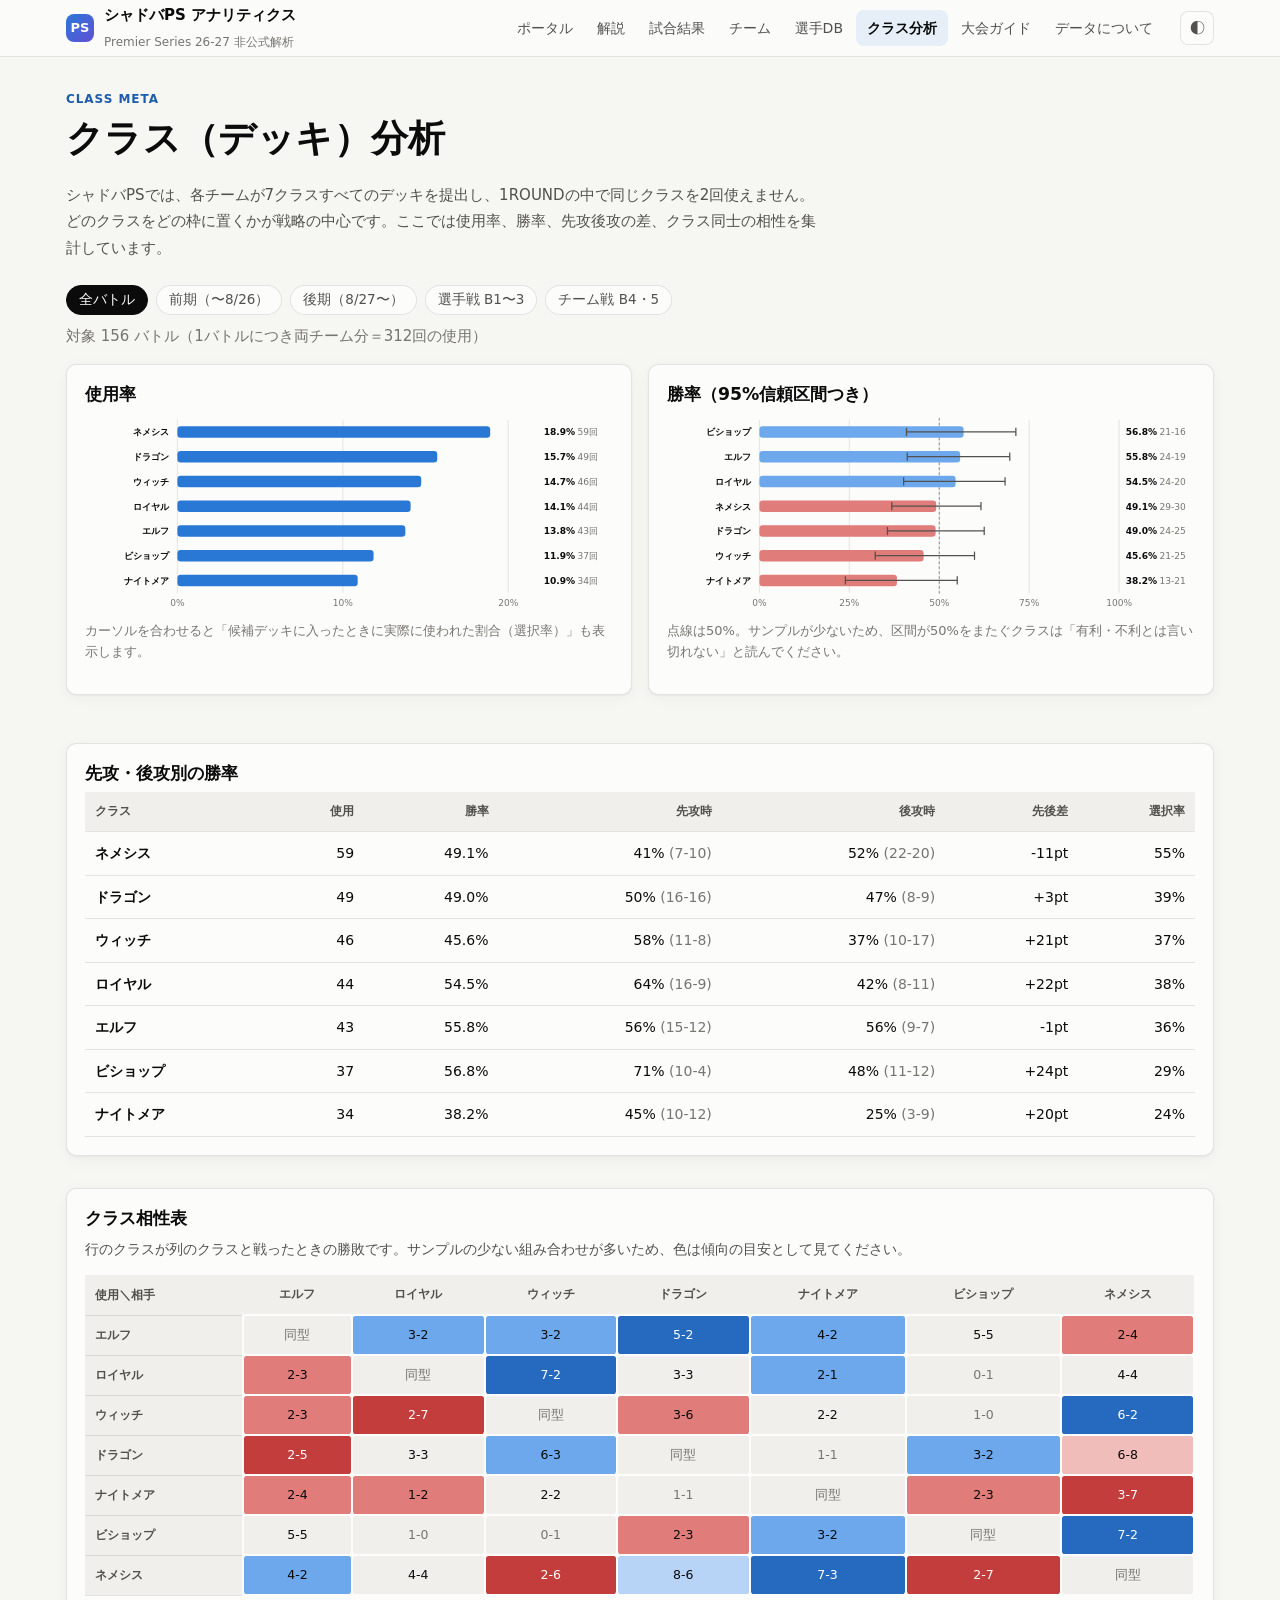
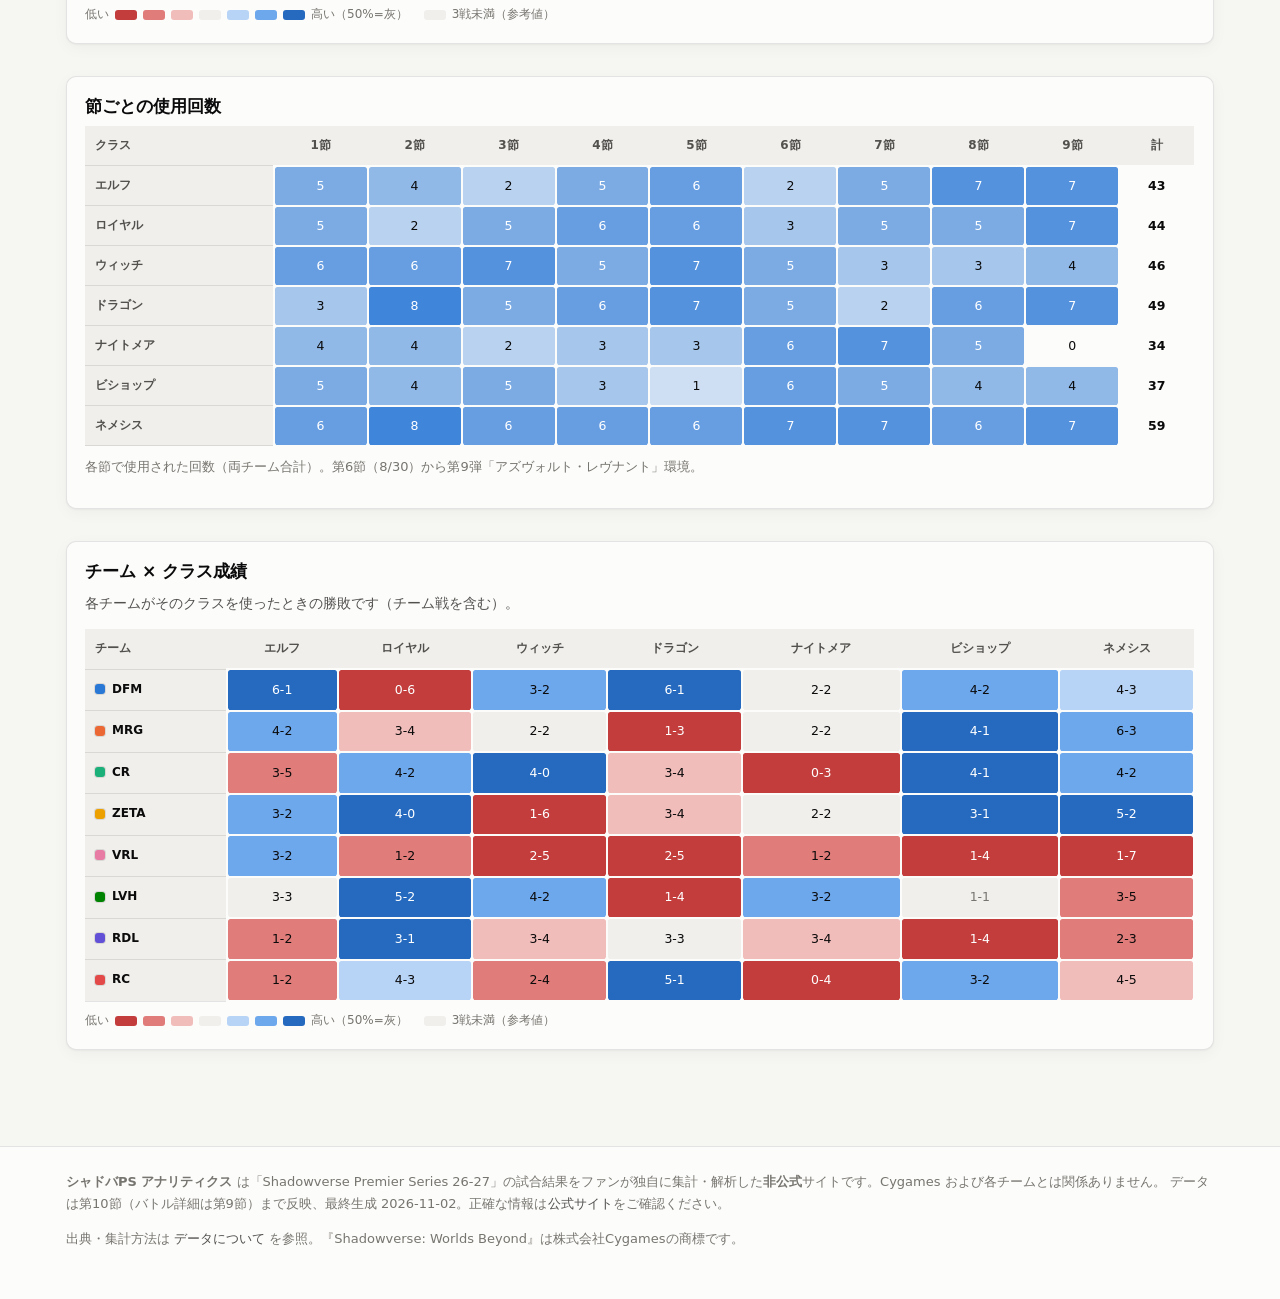
<file: site/classes.html>
<!doctype html>
<html lang="ja">
<head>
<meta charset="utf-8">
<meta name="viewport" content="width=device-width, initial-scale=1">
<title>シャドバPS クラス分析</title>
<meta name="description" content="Shadowverse Premier Series 26-27 のクラス使用率・勝率・先攻後攻・相性表・使用推移。">
<link rel="icon" href="data:image/svg+xml,%3Csvg xmlns='http://www.w3.org/2000/svg' viewBox='0 0 32 32'%3E%3Crect width='32' height='32' rx='8' fill='%232a78d6'/%3E%3Ctext x='16' y='21' font-size='13' text-anchor='middle' fill='white' font-family='sans-serif' font-weight='700'%3EPS%3C/text%3E%3C/svg%3E">
<link rel="stylesheet" href="assets/style.css">
<script src="assets/ps-data.js"></script>
<script src="assets/app.js"></script>
</head>
<body data-page="classes">
<main>
  <div class="page-head">
    <div class="eyebrow">Class Meta</div>
    <h1>クラス（デッキ）分析</h1>
    <p>シャドバPSでは、各チームが7クラスすべてのデッキを提出し、1ROUNDの中で同じクラスを2回使えません。どのクラスをどの枠に置くかが戦略の中心です。ここでは使用率、勝率、先攻後攻の差、クラス同士の相性を集計しています。</p>
  </div>
  <div class="controls" id="mode-chips" role="group" aria-label="集計範囲"></div>
  <p class="muted" id="mode-note" style="margin-top:-6px"></p>
  <div class="grid g-2">
    <section class="card"><h3>使用率</h3><div id="usage-chart"></div><p class="note">カーソルを合わせると「候補デッキに入ったときに実際に使われた割合（選択率）」も表示します。</p></section>
    <section class="card"><h3>勝率（95%信頼区間つき）</h3><div id="wr-chart"></div><p class="note">点線は50%。サンプルが少ないため、区間が50%をまたぐクラスは「有利・不利とは言い切れない」と読んでください。</p></section>
  </div>
  <section class="card" style="margin-top:16px"><h3>先攻・後攻別の勝率</h3><div id="fs-table"></div></section>
  <section class="card"><h3>クラス相性表</h3><p class="secondary" style="font-size:14px">行のクラスが列のクラスと戦ったときの勝敗です。サンプルの少ない組み合わせが多いため、色は傾向の目安として見てください。</p><div id="mu-table"></div></section>
  <section class="card"><h3>節ごとの使用回数</h3><div id="sec-heat"></div></section>
  <section class="card"><h3>チーム × クラス成績</h3><p class="secondary" style="font-size:14px">各チームがそのクラスを使ったときの勝敗です（チーム戦を含む）。</p><div id="team-class"></div></section>
</main>
</body>
</html>
</file>
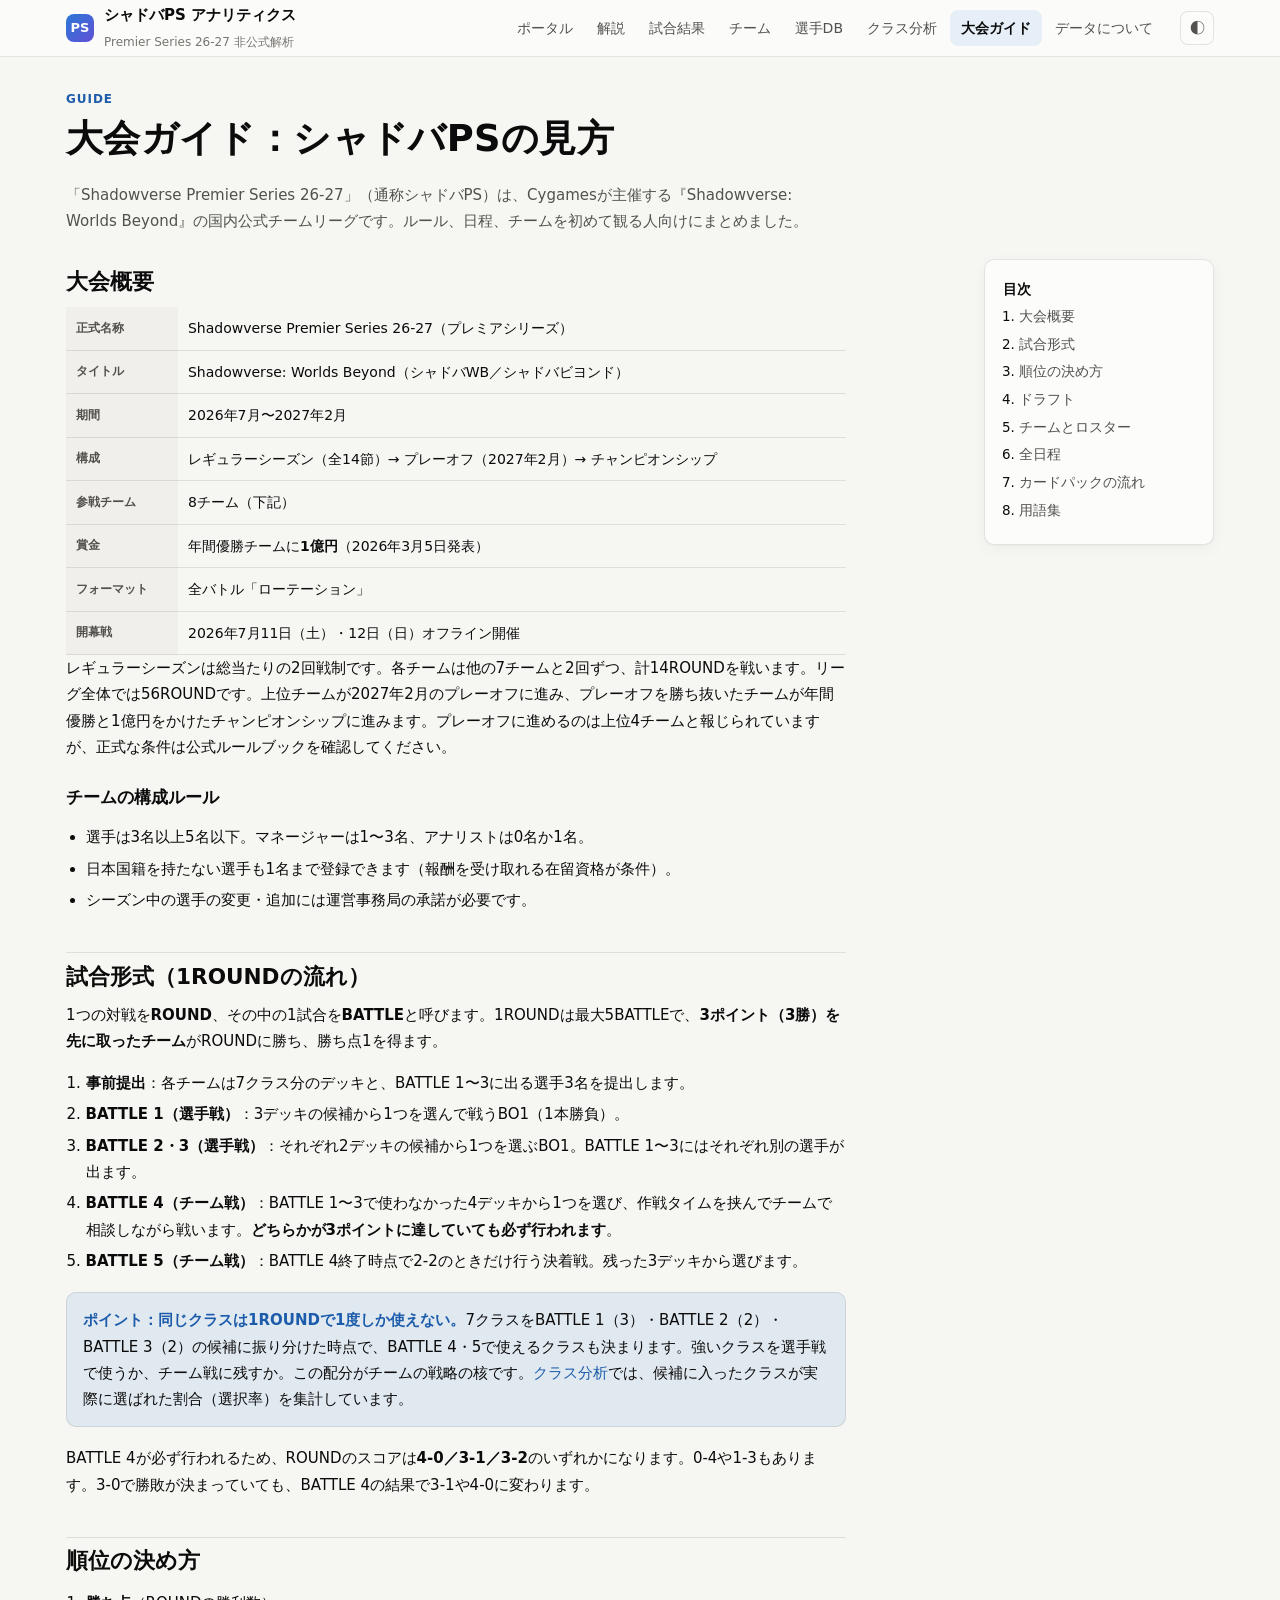
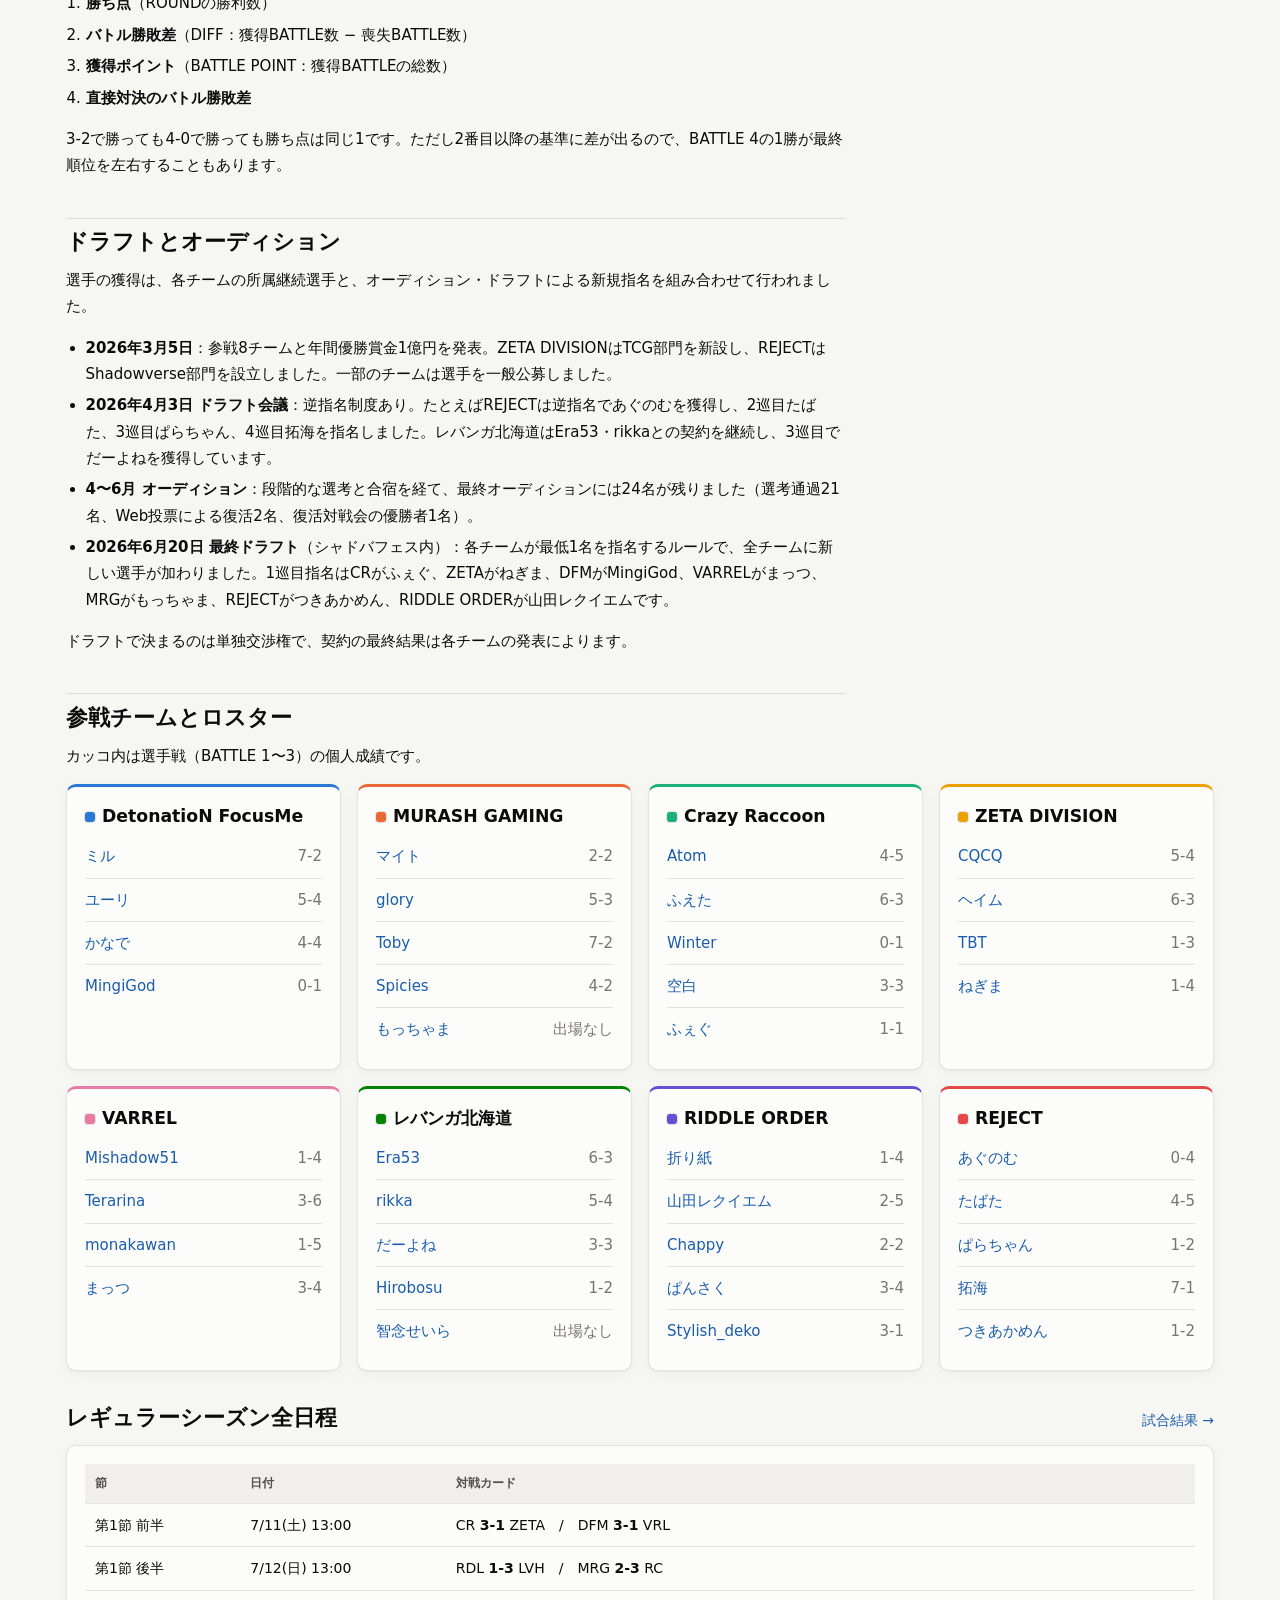
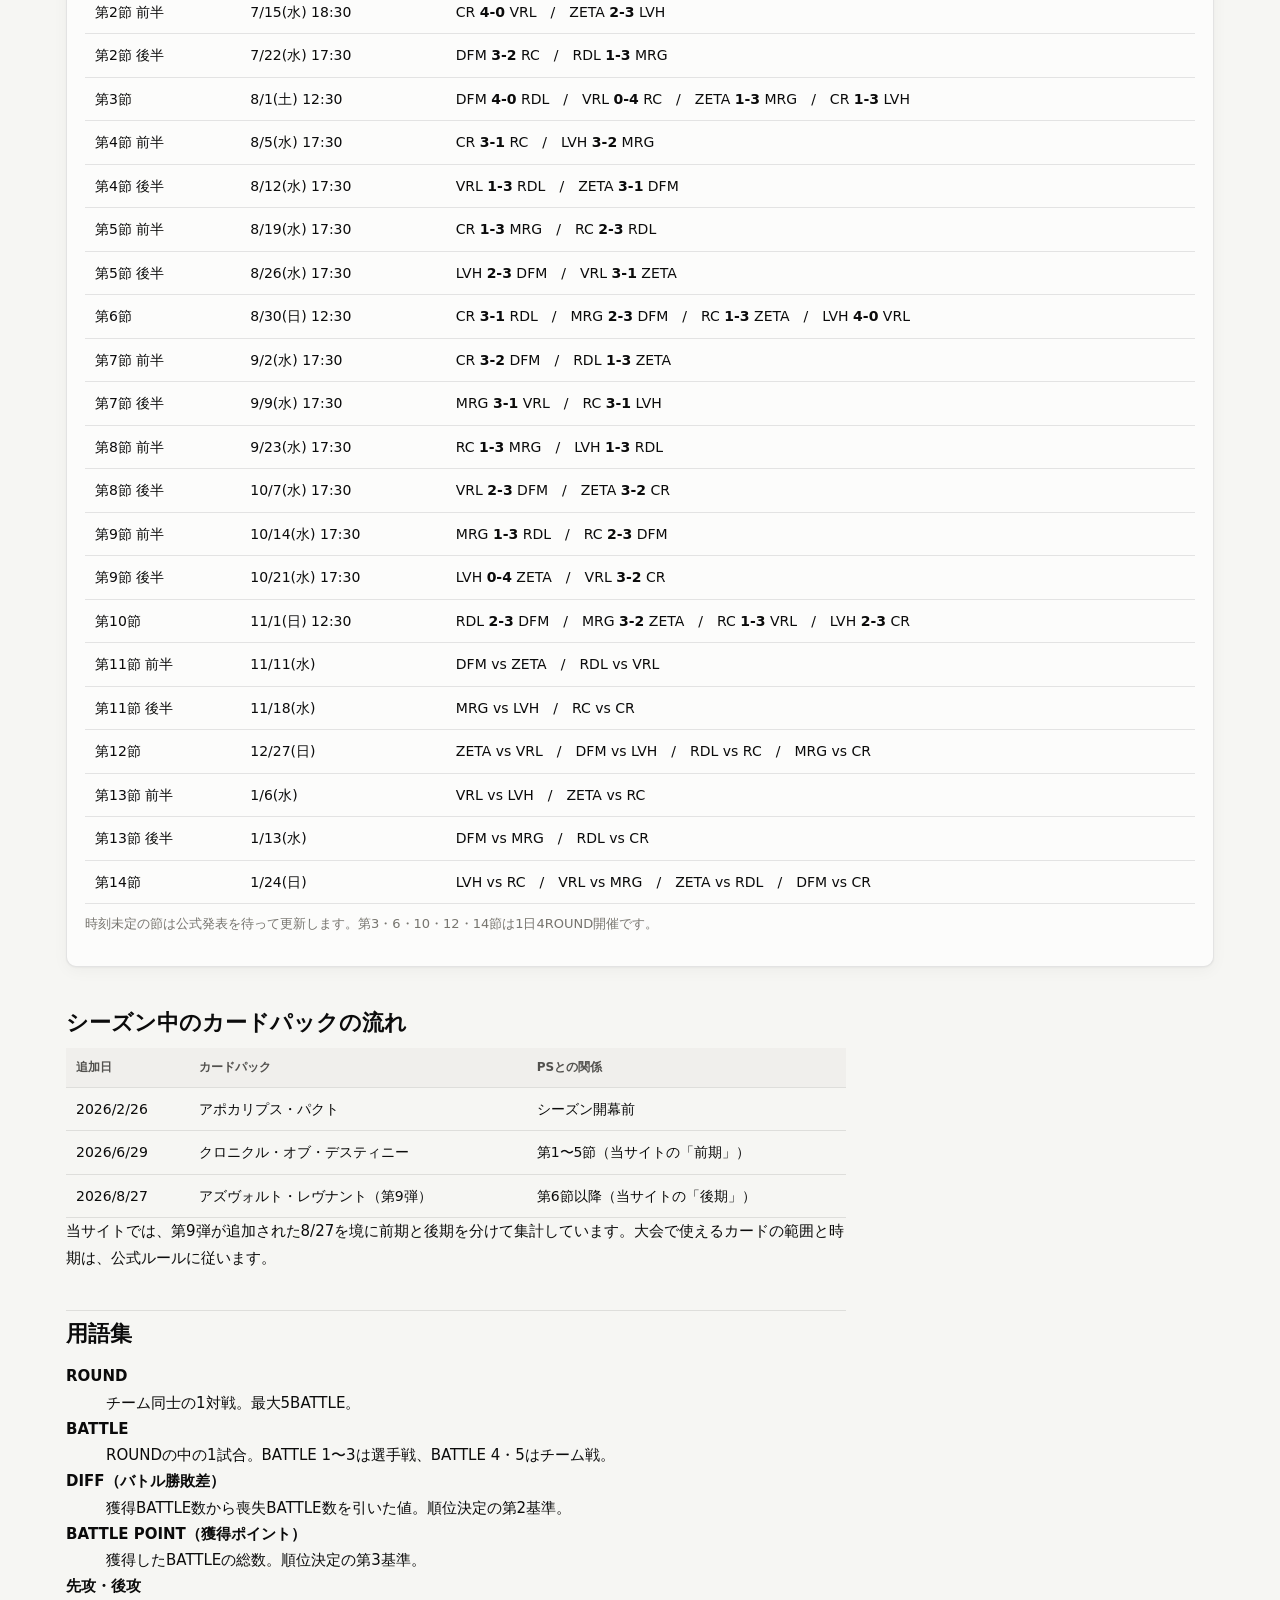
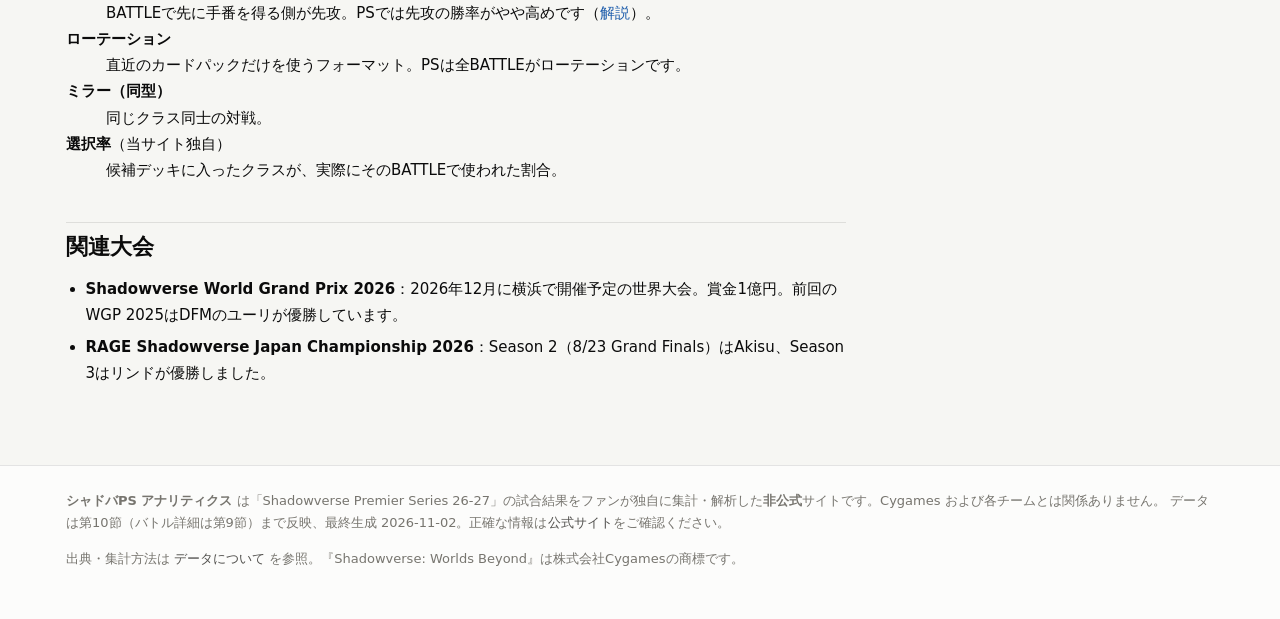
<file: site/guide.html>
<!doctype html>
<html lang="ja">
<head>
<meta charset="utf-8">
<meta name="viewport" content="width=device-width, initial-scale=1">
<title>シャドバPS 大会ガイド</title>
<meta name="description" content="Shadowverse Premier Series 26-27 の大会概要、試合形式、順位決定方法、日程、ドラフト、参戦チームとロスター。">
<link rel="icon" href="data:image/svg+xml,%3Csvg xmlns='http://www.w3.org/2000/svg' viewBox='0 0 32 32'%3E%3Crect width='32' height='32' rx='8' fill='%232a78d6'/%3E%3Ctext x='16' y='21' font-size='13' text-anchor='middle' fill='white' font-family='sans-serif' font-weight='700'%3EPS%3C/text%3E%3C/svg%3E">
<link rel="stylesheet" href="assets/style.css">
<script src="assets/ps-data.js"></script>
<script src="assets/app.js"></script>
</head>
<body data-page="guide">
<main>
  <div class="page-head">
    <div class="eyebrow">Guide</div>
    <h1>大会ガイド：シャドバPSの見方</h1>
    <p>「Shadowverse Premier Series 26-27」（通称シャドバPS）は、Cygamesが主催する『Shadowverse: Worlds Beyond』の国内公式チームリーグです。ルール、日程、チームを初めて観る人向けにまとめました。</p>
  </div>

  <div class="article-layout">
    <article class="prose">
      <h2 id="overview">大会概要</h2>
      <div class="table-wrap"><table>
        <tbody>
          <tr><th style="position:static">正式名称</th><td>Shadowverse Premier Series 26-27（プレミアシリーズ）</td></tr>
          <tr><th style="position:static">タイトル</th><td>Shadowverse: Worlds Beyond（シャドバWB／シャドバビヨンド）</td></tr>
          <tr><th style="position:static">期間</th><td>2026年7月〜2027年2月</td></tr>
          <tr><th style="position:static">構成</th><td>レギュラーシーズン（全14節）→ プレーオフ（2027年2月）→ チャンピオンシップ</td></tr>
          <tr><th style="position:static">参戦チーム</th><td>8チーム（下記）</td></tr>
          <tr><th style="position:static">賞金</th><td>年間優勝チームに<b>1億円</b>（2026年3月5日発表）</td></tr>
          <tr><th style="position:static">フォーマット</th><td>全バトル「ローテーション」</td></tr>
          <tr><th style="position:static">開幕戦</th><td>2026年7月11日（土）・12日（日）オフライン開催</td></tr>
        </tbody>
      </table></div>
      <p>レギュラーシーズンは総当たりの2回戦制です。各チームは他の7チームと2回ずつ、計14ROUNDを戦います。リーグ全体では56ROUNDです。上位チームが2027年2月のプレーオフに進み、プレーオフを勝ち抜いたチームが年間優勝と1億円をかけたチャンピオンシップに進みます。プレーオフに進めるのは上位4チームと報じられていますが、正式な条件は公式ルールブックを確認してください。</p>

      <h3>チームの構成ルール</h3>
      <ul>
        <li>選手は3名以上5名以下。マネージャーは1〜3名、アナリストは0名か1名。</li>
        <li>日本国籍を持たない選手も1名まで登録できます（報酬を受け取れる在留資格が条件）。</li>
        <li>シーズン中の選手の変更・追加には運営事務局の承諾が必要です。</li>
      </ul>

      <h2 id="format">試合形式（1ROUNDの流れ）</h2>
      <p>1つの対戦を<b>ROUND</b>、その中の1試合を<b>BATTLE</b>と呼びます。1ROUNDは最大5BATTLEで、<b>3ポイント（3勝）を先に取ったチーム</b>がROUNDに勝ち、勝ち点1を得ます。</p>
      <ol>
        <li><b>事前提出</b>：各チームは7クラス分のデッキと、BATTLE 1〜3に出る選手3名を提出します。</li>
        <li><b>BATTLE 1（選手戦）</b>：3デッキの候補から1つを選んで戦うBO1（1本勝負）。</li>
        <li><b>BATTLE 2・3（選手戦）</b>：それぞれ2デッキの候補から1つを選ぶBO1。BATTLE 1〜3にはそれぞれ別の選手が出ます。</li>
        <li><b>BATTLE 4（チーム戦）</b>：BATTLE 1〜3で使わなかった4デッキから1つを選び、作戦タイムを挟んでチームで相談しながら戦います。<b>どちらかが3ポイントに達していても必ず行われます</b>。</li>
        <li><b>BATTLE 5（チーム戦）</b>：BATTLE 4終了時点で2-2のときだけ行う決着戦。残った3デッキから選びます。</li>
      </ol>
      <div class="callout"><b>ポイント：同じクラスは1ROUNDで1度しか使えない。</b>7クラスをBATTLE 1（3）・BATTLE 2（2）・BATTLE 3（2）の候補に振り分けた時点で、BATTLE 4・5で使えるクラスも決まります。強いクラスを選手戦で使うか、チーム戦に残すか。この配分がチームの戦略の核です。<a href="classes.html">クラス分析</a>では、候補に入ったクラスが実際に選ばれた割合（選択率）を集計しています。</div>
      <p>BATTLE 4が必ず行われるため、ROUNDのスコアは<b>4-0／3-1／3-2</b>のいずれかになります。0-4や1-3もあります。3-0で勝敗が決まっていても、BATTLE 4の結果で3-1や4-0に変わります。</p>

      <h2 id="ranking">順位の決め方</h2>
      <ol>
        <li><b>勝ち点</b>（ROUNDの勝利数）</li>
        <li><b>バトル勝敗差</b>（DIFF：獲得BATTLE数 − 喪失BATTLE数）</li>
        <li><b>獲得ポイント</b>（BATTLE POINT：獲得BATTLEの総数）</li>
        <li><b>直接対決のバトル勝敗差</b></li>
      </ol>
      <p>3-2で勝っても4-0で勝っても勝ち点は同じ1です。ただし2番目以降の基準に差が出るので、BATTLE 4の1勝が最終順位を左右することもあります。</p>

      <h2 id="draft">ドラフトとオーディション</h2>
      <p>選手の獲得は、各チームの所属継続選手と、オーディション・ドラフトによる新規指名を組み合わせて行われました。</p>
      <ul>
        <li><b>2026年3月5日</b>：参戦8チームと年間優勝賞金1億円を発表。ZETA DIVISIONはTCG部門を新設し、REJECTはShadowverse部門を設立しました。一部のチームは選手を一般公募しました。</li>
        <li><b>2026年4月3日 ドラフト会議</b>：逆指名制度あり。たとえばREJECTは逆指名であぐのむを獲得し、2巡目たばた、3巡目ぱらちゃん、4巡目拓海を指名しました。レバンガ北海道はEra53・rikkaとの契約を継続し、3巡目でだーよねを獲得しています。</li>
        <li><b>4〜6月 オーディション</b>：段階的な選考と合宿を経て、最終オーディションには24名が残りました（選考通過21名、Web投票による復活2名、復活対戦会の優勝者1名）。</li>
        <li><b>2026年6月20日 最終ドラフト</b>（シャドバフェス内）：各チームが最低1名を指名するルールで、全チームに新しい選手が加わりました。1巡目指名はCRがふぇぐ、ZETAがねぎま、DFMがMingiGod、VARRELがまっつ、MRGがもっちゃま、REJECTがつきあかめん、RIDDLE ORDERが山田レクイエムです。</li>
      </ul>
      <p class="muted">ドラフトで決まるのは単独交渉権で、契約の最終結果は各チームの発表によります。</p>

      <h2 id="teams">参戦チームとロスター</h2>
      <p>カッコ内は選手戦（BATTLE 1〜3）の個人成績です。</p>
    </article>
    <aside class="toc card">
      <b>目次</b>
      <ol>
        <li><a href="#overview">大会概要</a></li>
        <li><a href="#format">試合形式</a></li>
        <li><a href="#ranking">順位の決め方</a></li>
        <li><a href="#draft">ドラフト</a></li>
        <li><a href="#teams">チームとロスター</a></li>
        <li><a href="#schedule">全日程</a></li>
        <li><a href="#timeline">カードパックの流れ</a></li>
        <li><a href="#glossary">用語集</a></li>
      </ol>
    </aside>
  </div>

  <section>
    <div class="grid g-4" id="rosters"></div>
  </section>

  <section id="schedule">
    <div class="section-title"><h2>レギュラーシーズン全日程</h2><a href="results.html">試合結果 →</a></div>
    <div class="card" id="schedule-box"><div id="schedule-table"></div><p class="note">時刻未定の節は公式発表を待って更新します。第3・6・10・12・14節は1日4ROUND開催です。</p></div>
  </section>

  <div class="prose">
    <h2 id="timeline">シーズン中のカードパックの流れ</h2>
    <div class="table-wrap"><table>
      <thead><tr><th>追加日</th><th>カードパック</th><th>PSとの関係</th></tr></thead>
      <tbody>
        <tr><td class="nowrap">2026/2/26</td><td>アポカリプス・パクト</td><td>シーズン開幕前</td></tr>
        <tr><td class="nowrap">2026/6/29</td><td>クロニクル・オブ・デスティニー</td><td>第1〜5節（当サイトの「前期」）</td></tr>
        <tr><td class="nowrap">2026/8/27</td><td>アズヴォルト・レヴナント（第9弾）</td><td>第6節以降（当サイトの「後期」）</td></tr>
      </tbody>
    </table></div>
    <p>当サイトでは、第9弾が追加された8/27を境に前期と後期を分けて集計しています。大会で使えるカードの範囲と時期は、公式ルールに従います。</p>

    <h2 id="glossary">用語集</h2>
    <dl>
      <dt><b>ROUND</b></dt><dd>チーム同士の1対戦。最大5BATTLE。</dd>
      <dt><b>BATTLE</b></dt><dd>ROUNDの中の1試合。BATTLE 1〜3は選手戦、BATTLE 4・5はチーム戦。</dd>
      <dt><b>DIFF（バトル勝敗差）</b></dt><dd>獲得BATTLE数から喪失BATTLE数を引いた値。順位決定の第2基準。</dd>
      <dt><b>BATTLE POINT（獲得ポイント）</b></dt><dd>獲得したBATTLEの総数。順位決定の第3基準。</dd>
      <dt><b>先攻・後攻</b></dt><dd>BATTLEで先に手番を得る側が先攻。PSでは先攻の勝率がやや高めです（<a href="analysis.html#structure">解説</a>）。</dd>
      <dt><b>ローテーション</b></dt><dd>直近のカードパックだけを使うフォーマット。PSは全BATTLEがローテーションです。</dd>
      <dt><b>ミラー（同型）</b></dt><dd>同じクラス同士の対戦。</dd>
      <dt><b>選択率</b>（当サイト独自）</dt><dd>候補デッキに入ったクラスが、実際にそのBATTLEで使われた割合。</dd>
    </dl>

    <h2 id="related">関連大会</h2>
    <ul>
      <li><b>Shadowverse World Grand Prix 2026</b>：2026年12月に横浜で開催予定の世界大会。賞金1億円。前回のWGP 2025はDFMのユーリが優勝しています。</li>
      <li><b>RAGE Shadowverse Japan Championship 2026</b>：Season 2（8/23 Grand Finals）はAkisu、Season 3はリンドが優勝しました。</li>
    </ul>
  </div>
</main>
</body>
</html>
</file>
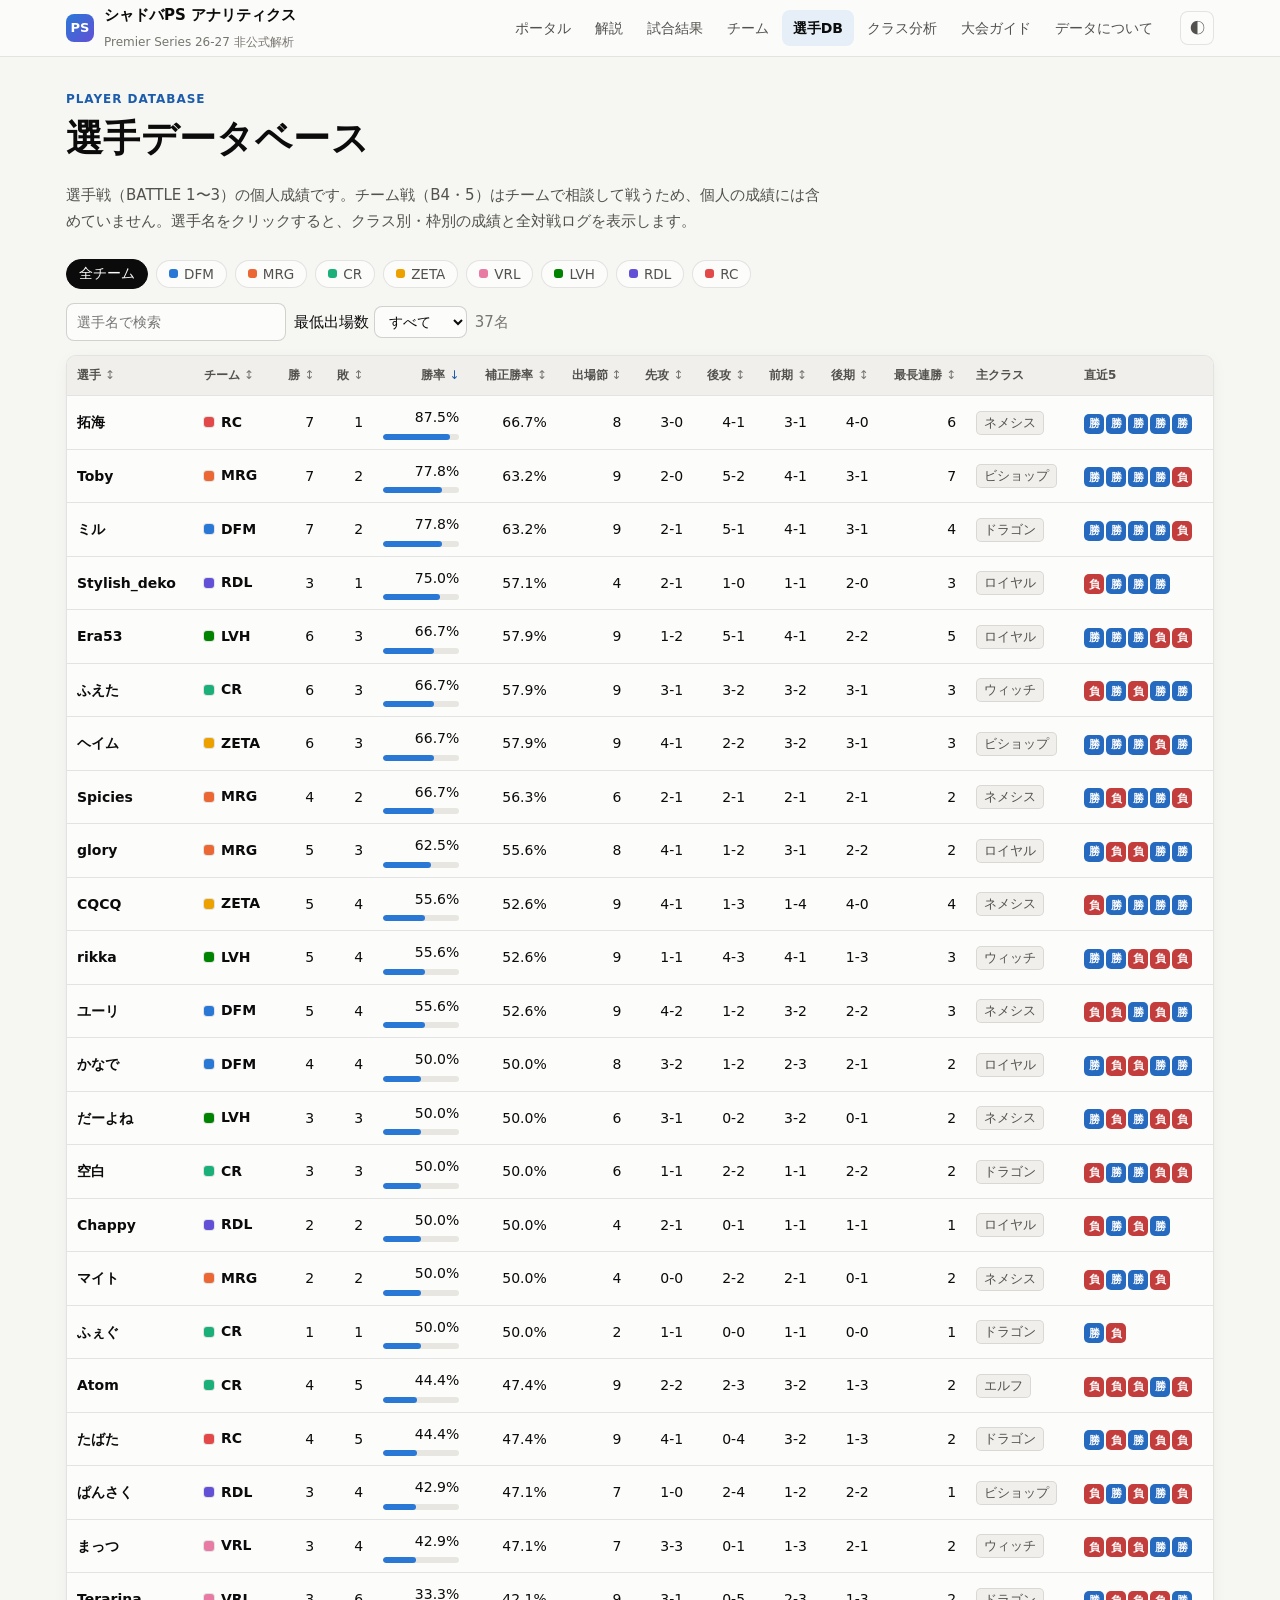
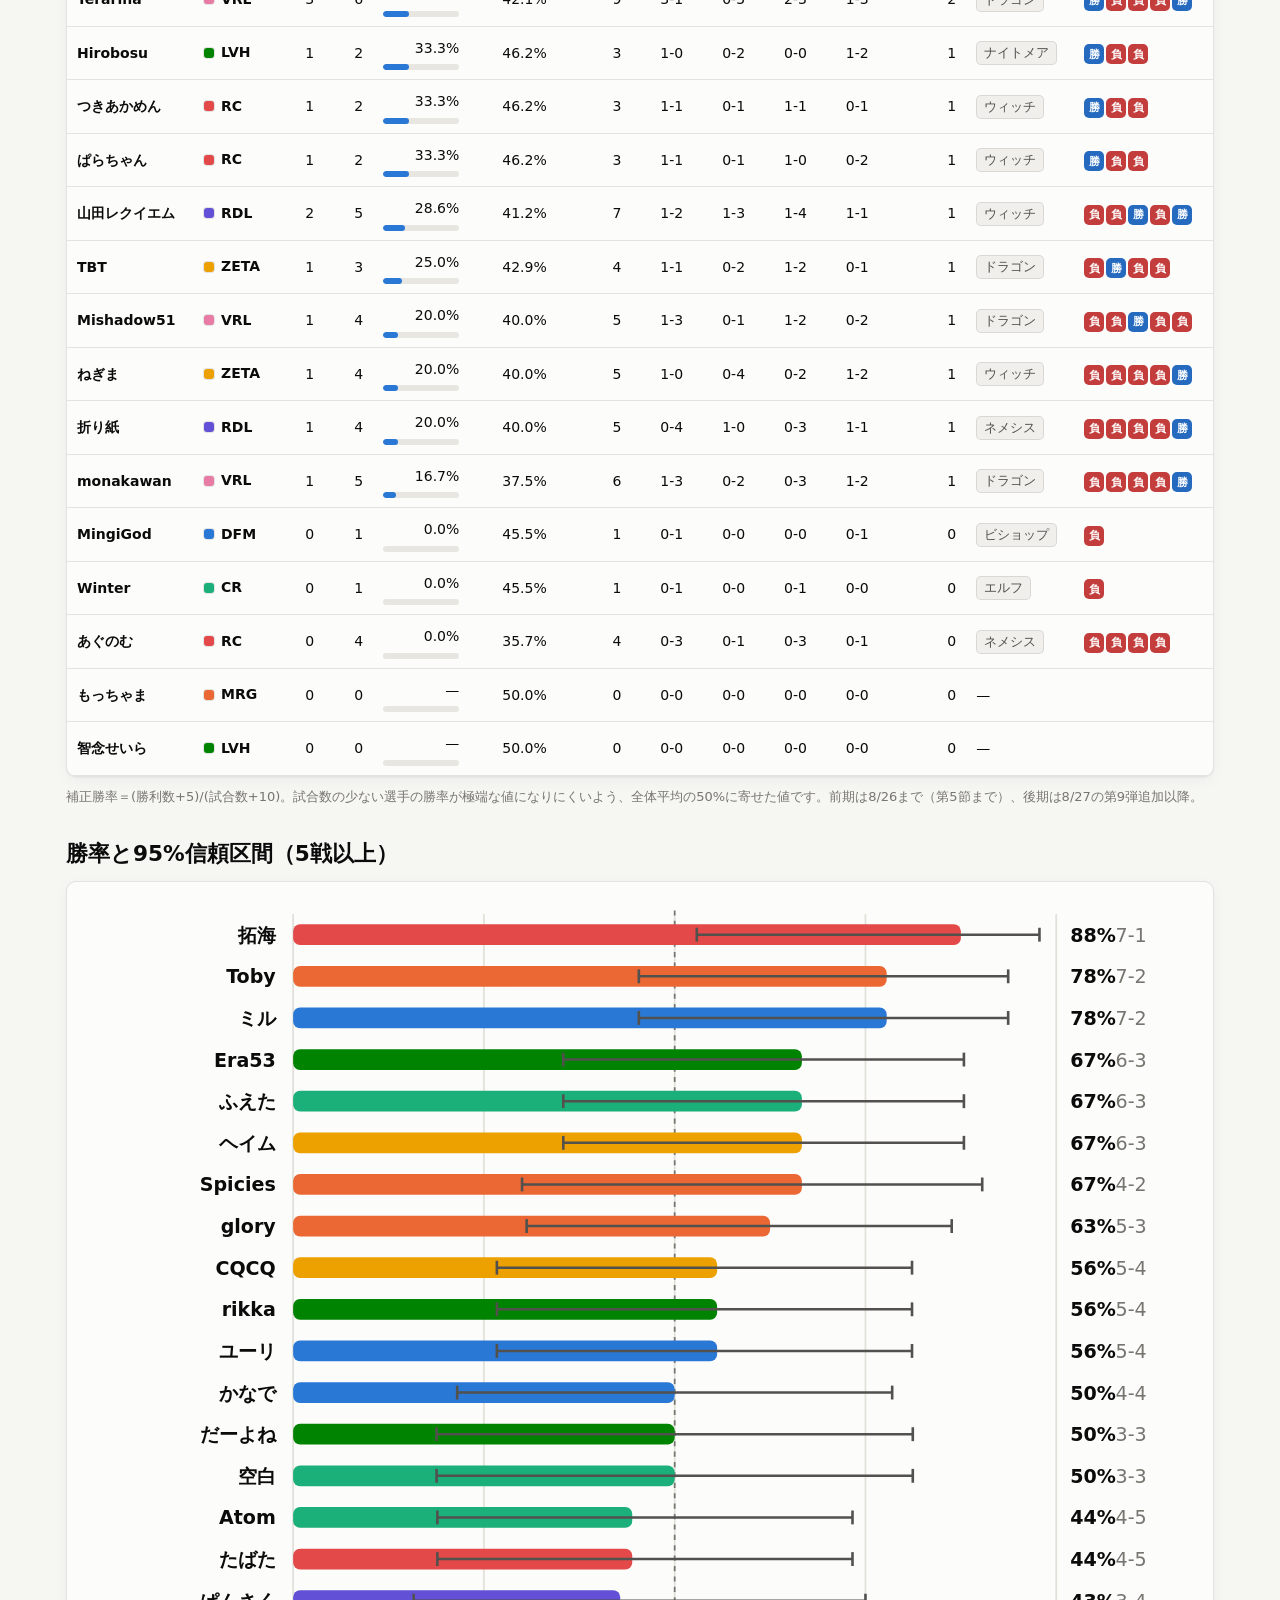
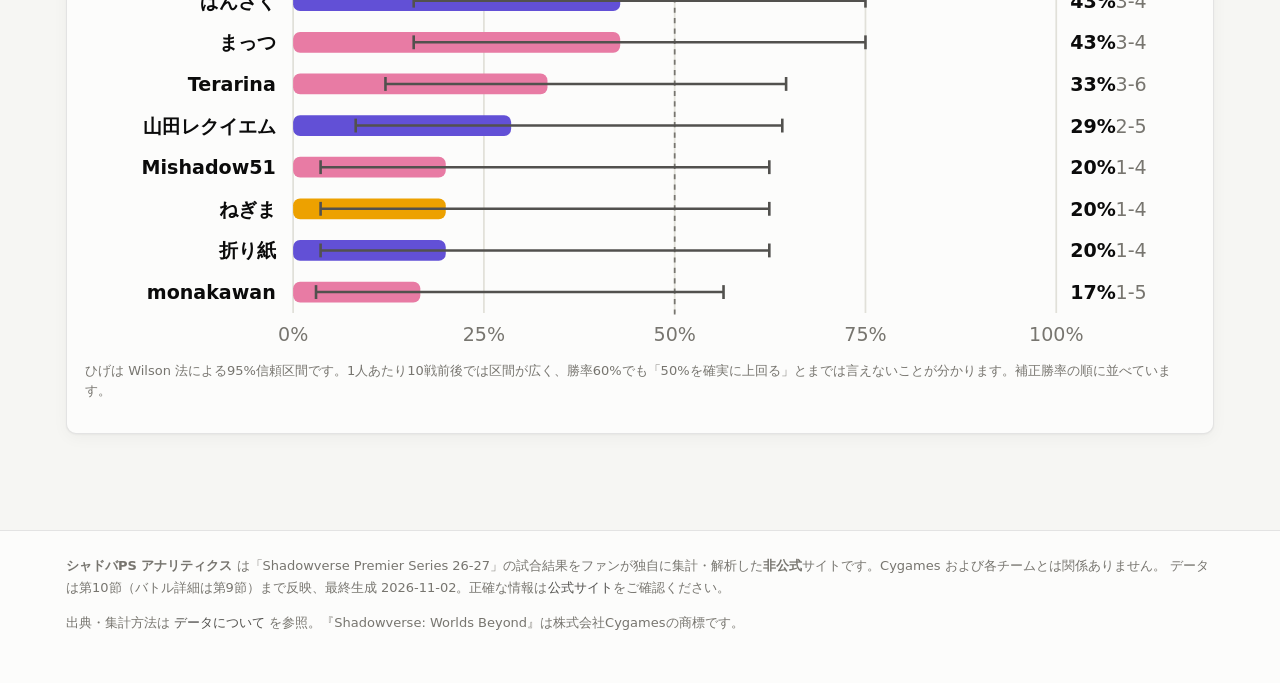
<file: site/players.html>
<!doctype html>
<html lang="ja">
<head>
<meta charset="utf-8">
<meta name="viewport" content="width=device-width, initial-scale=1">
<title>シャドバPS 選手データベース</title>
<meta name="description" content="Shadowverse Premier Series 26-27 全選手の個人成績データベース。勝率・信頼区間・先攻後攻・対戦ログ。">
<link rel="icon" href="data:image/svg+xml,%3Csvg xmlns='http://www.w3.org/2000/svg' viewBox='0 0 32 32'%3E%3Crect width='32' height='32' rx='8' fill='%232a78d6'/%3E%3Ctext x='16' y='21' font-size='13' text-anchor='middle' fill='white' font-family='sans-serif' font-weight='700'%3EPS%3C/text%3E%3C/svg%3E">
<link rel="stylesheet" href="assets/style.css">
<script src="assets/ps-data.js"></script>
<script src="assets/app.js"></script>
</head>
<body data-page="players">
<main>
  <div class="page-head">
    <div class="eyebrow">Player Database</div>
    <h1>選手データベース</h1>
    <p>選手戦（BATTLE 1〜3）の個人成績です。チーム戦（B4・5）はチームで相談して戦うため、個人の成績には含めていません。選手名をクリックすると、クラス別・枠別の成績と全対戦ログを表示します。</p>
  </div>
  <div id="player-panel" class="player-panel" style="margin-bottom:20px"></div>
  <section>
    <div class="controls" id="team-chips" role="group" aria-label="チームで絞り込み"></div>
    <div class="controls">
      <input type="search" id="q" placeholder="選手名で検索" aria-label="選手名で検索">
      <label>最低出場数 <select id="min-n"><option value="0">すべて</option><option value="1">1戦以上</option><option value="5">5戦以上</option><option value="8">8戦以上</option></select></label>
      <span class="muted" id="player-count"></span>
    </div>
    <div class="card flush" id="player-table"></div>
    <p class="note">補正勝率＝(勝利数+5)/(試合数+10)。試合数の少ない選手の勝率が極端な値になりにくいよう、全体平均の50%に寄せた値です。前期は8/26まで（第5節まで）、後期は8/27の第9弾追加以降。</p>
  </section>
  <section>
    <div class="section-title"><h2>勝率と95%信頼区間（5戦以上）</h2></div>
    <div class="card">
      <div id="ci-chart"></div>
      <p class="note">ひげは Wilson 法による95%信頼区間です。1人あたり10戦前後では区間が広く、勝率60%でも「50%を確実に上回る」とまでは言えないことが分かります。補正勝率の順に並べています。</p>
    </div>
  </section>
</main>
</body>
</html>
</file>
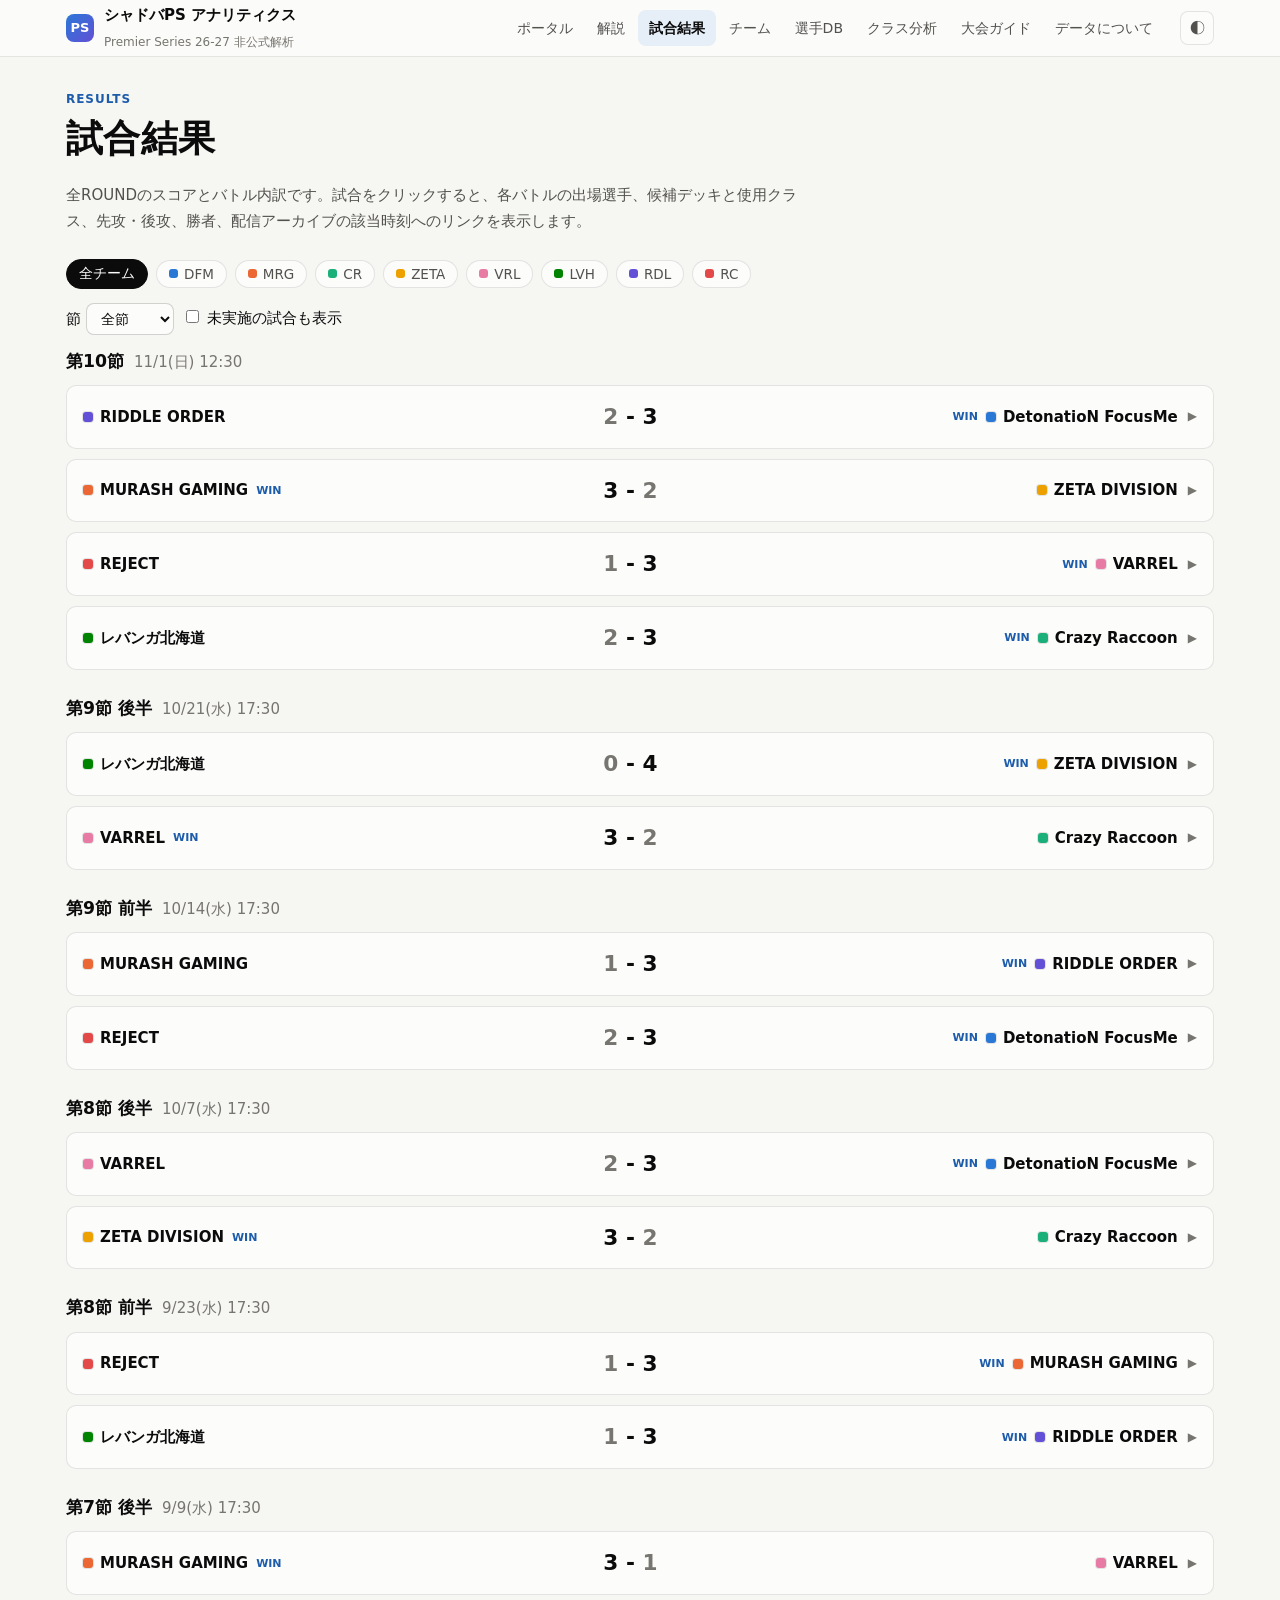
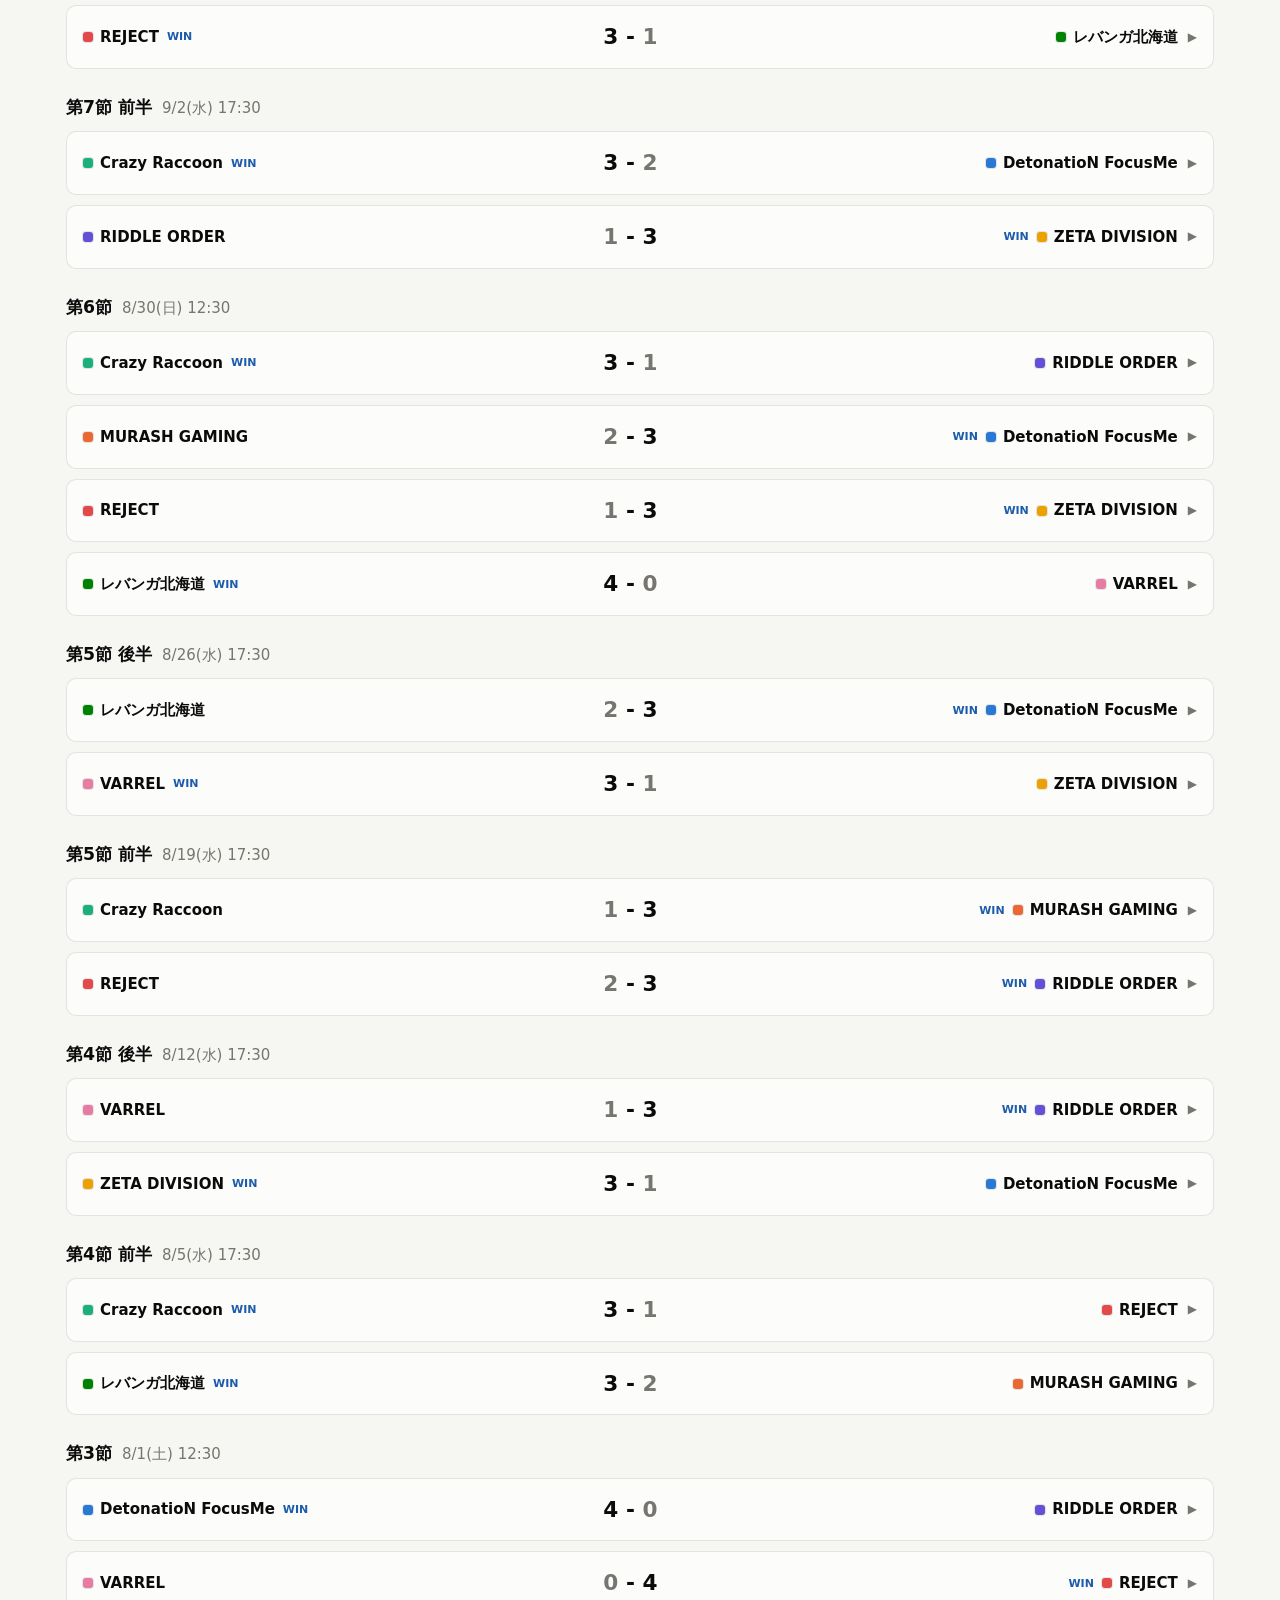
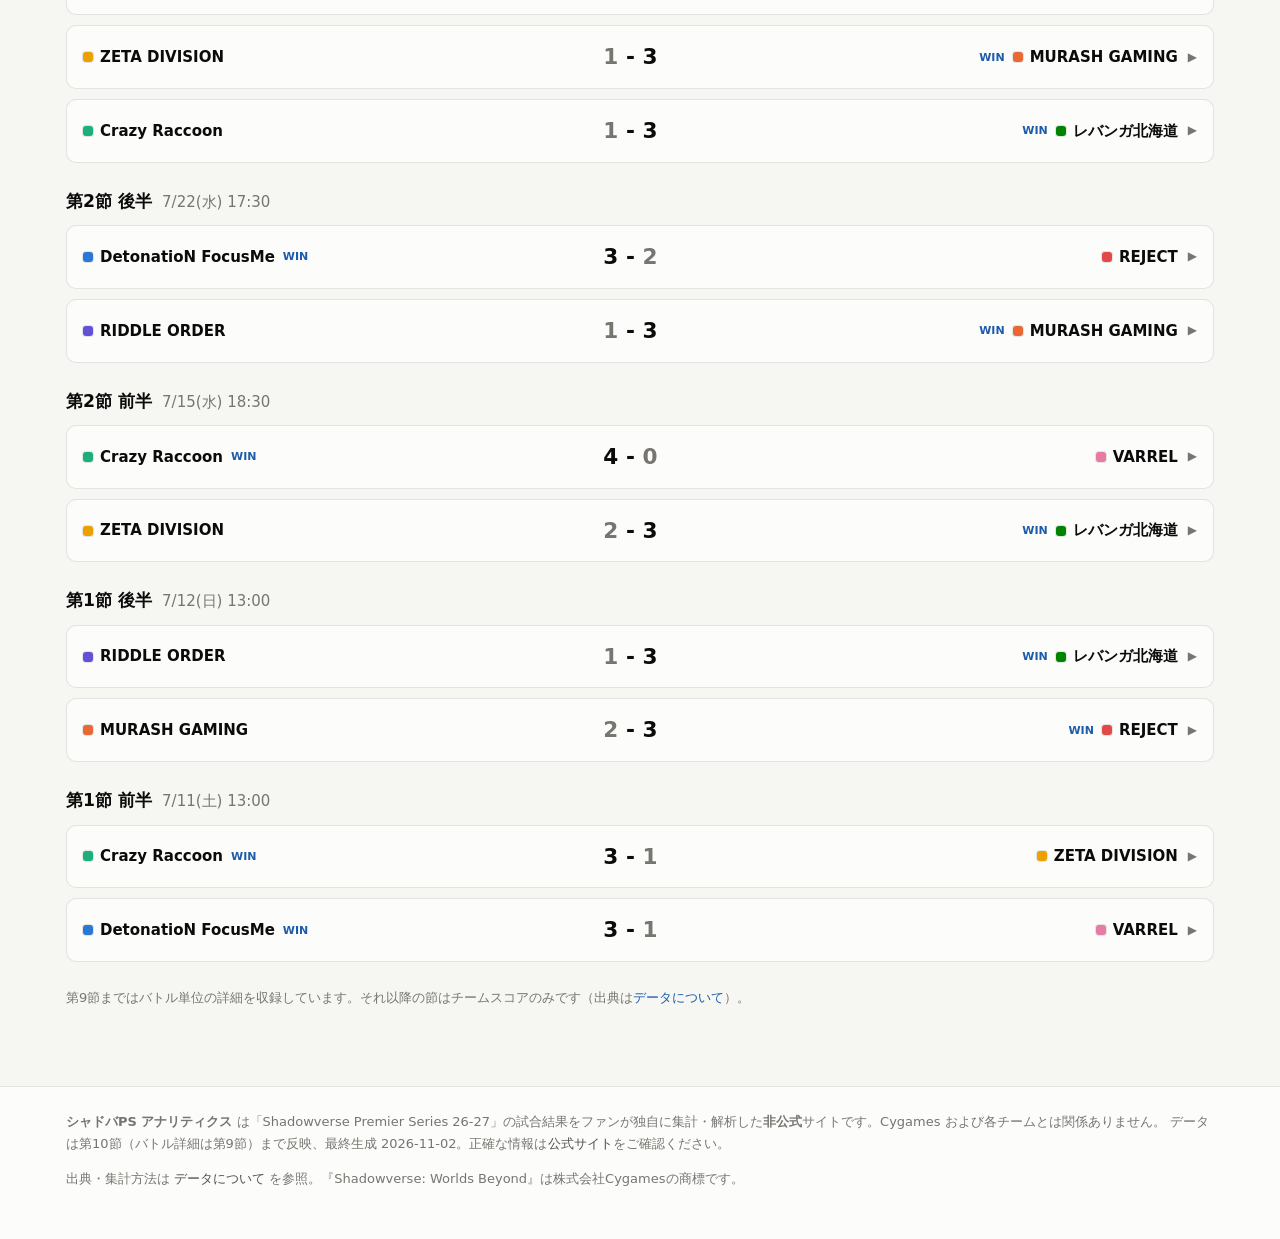
<file: site/results.html>
<!doctype html>
<html lang="ja">
<head>
<meta charset="utf-8">
<meta name="viewport" content="width=device-width, initial-scale=1">
<title>シャドバPS 試合結果</title>
<meta name="description" content="Shadowverse Premier Series 26-27 全ROUNDの試合結果とバトル内訳。">
<link rel="icon" href="data:image/svg+xml,%3Csvg xmlns='http://www.w3.org/2000/svg' viewBox='0 0 32 32'%3E%3Crect width='32' height='32' rx='8' fill='%232a78d6'/%3E%3Ctext x='16' y='21' font-size='13' text-anchor='middle' fill='white' font-family='sans-serif' font-weight='700'%3EPS%3C/text%3E%3C/svg%3E">
<link rel="stylesheet" href="assets/style.css">
<script src="assets/ps-data.js"></script>
<script src="assets/app.js"></script>
</head>
<body data-page="results">
<main>
  <div class="page-head">
    <div class="eyebrow">Results</div>
    <h1>試合結果</h1>
    <p>全ROUNDのスコアとバトル内訳です。試合をクリックすると、各バトルの出場選手、候補デッキと使用クラス、先攻・後攻、勝者、配信アーカイブの該当時刻へのリンクを表示します。</p>
  </div>
  <div class="controls" id="team-chips" role="group" aria-label="チームで絞り込み"></div>
  <div class="controls">
    <label>節 <select id="sec-select" aria-label="節で絞り込み"></select></label>
    <label><input type="checkbox" id="show-future"> 未実施の試合も表示</label>
  </div>
  <div id="team-summary"></div>
  <div id="result-list"></div>
  <p class="note">第<span data-bind="detailed_through"></span>節まではバトル単位の詳細を収録しています。それ以降の節はチームスコアのみです（出典は<a href="about.html">データについて</a>）。</p>
</main>
</body>
</html>
</file>
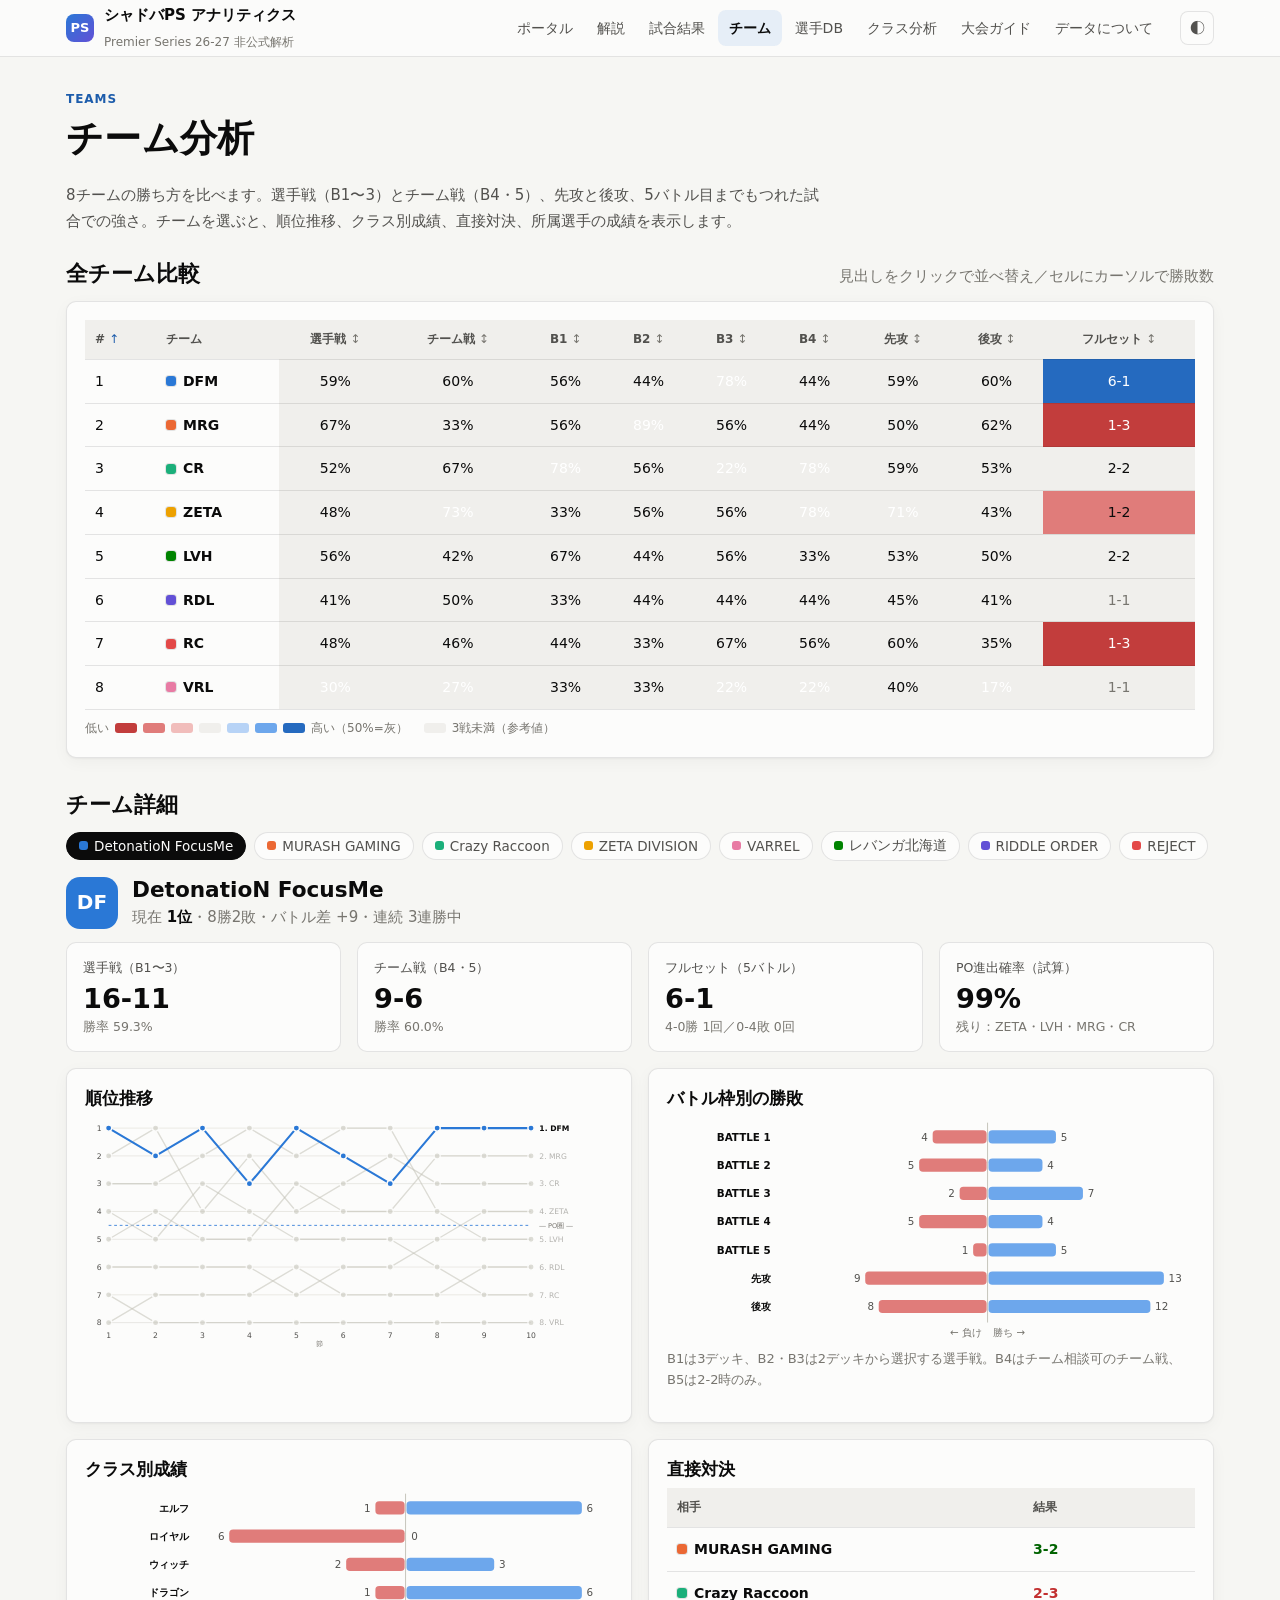
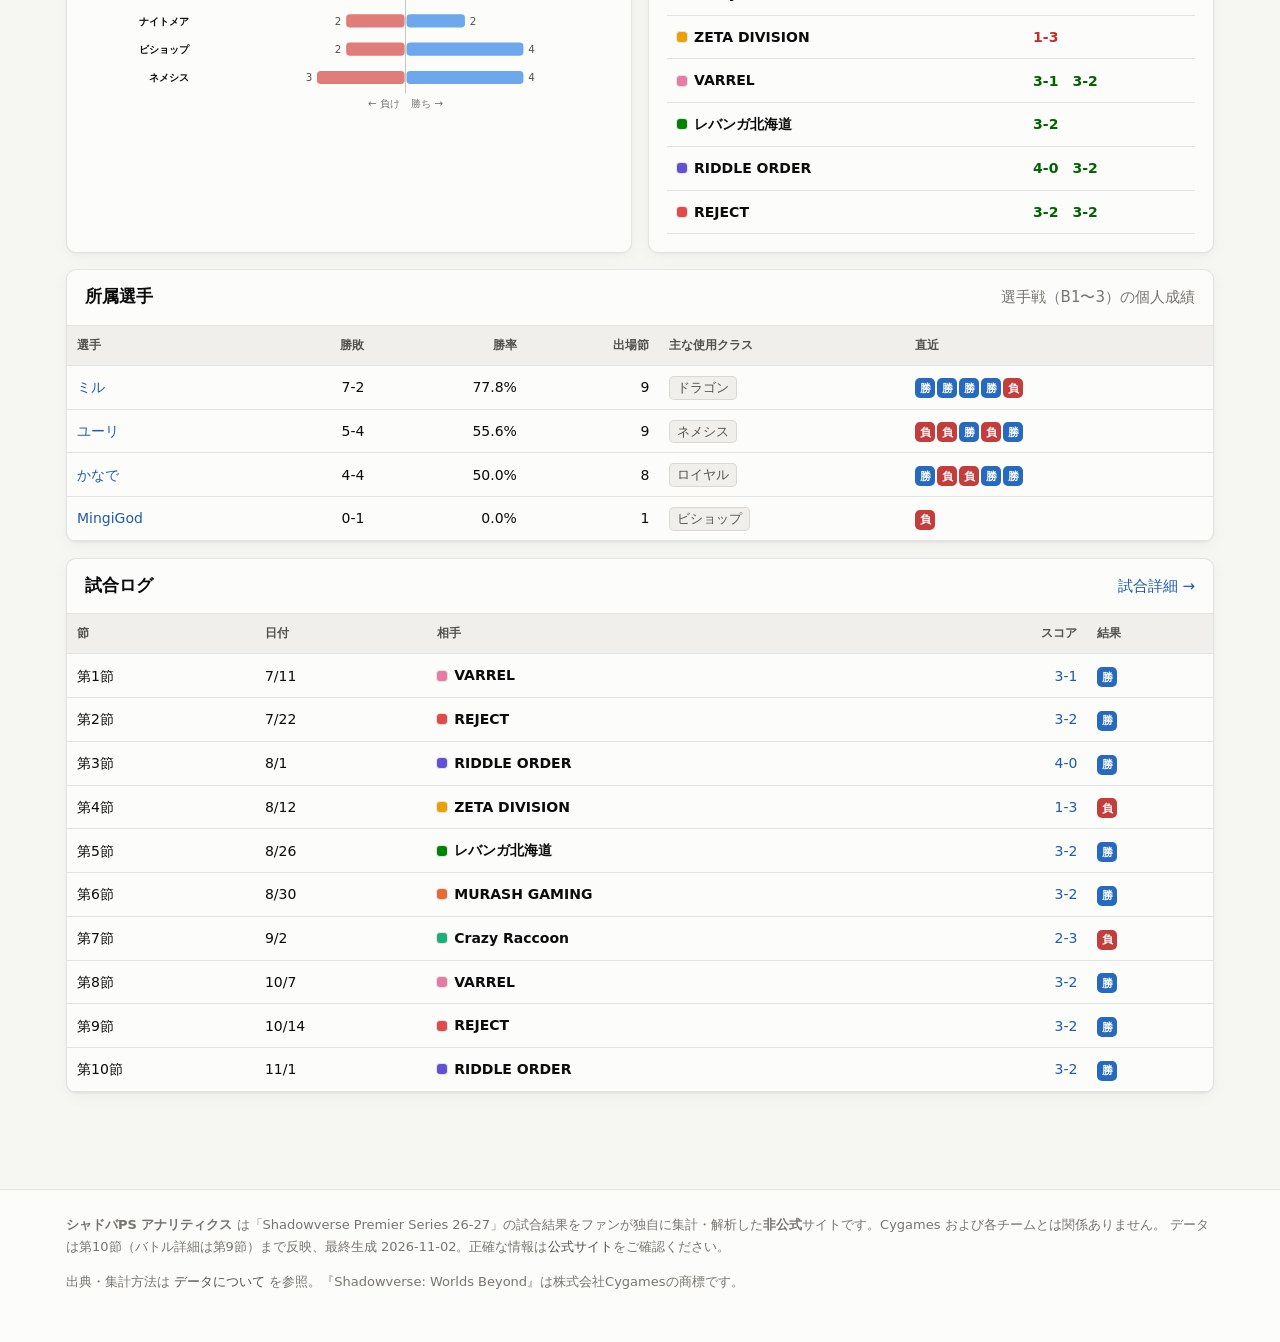
<file: site/teams.html>
<!doctype html>
<html lang="ja">
<head>
<meta charset="utf-8">
<meta name="viewport" content="width=device-width, initial-scale=1">
<title>シャドバPS チーム分析</title>
<meta name="description" content="Shadowverse Premier Series 26-27 各チームのバトル枠別勝率、クラス別成績、直接対決、所属選手。">
<link rel="icon" href="data:image/svg+xml,%3Csvg xmlns='http://www.w3.org/2000/svg' viewBox='0 0 32 32'%3E%3Crect width='32' height='32' rx='8' fill='%232a78d6'/%3E%3Ctext x='16' y='21' font-size='13' text-anchor='middle' fill='white' font-family='sans-serif' font-weight='700'%3EPS%3C/text%3E%3C/svg%3E">
<link rel="stylesheet" href="assets/style.css">
<script src="assets/ps-data.js"></script>
<script src="assets/app.js"></script>
</head>
<body data-page="teams">
<main>
  <div class="page-head">
    <div class="eyebrow">Teams</div>
    <h1>チーム分析</h1>
    <p>8チームの勝ち方を比べます。選手戦（B1〜3）とチーム戦（B4・5）、先攻と後攻、5バトル目までもつれた試合での強さ。チームを選ぶと、順位推移、クラス別成績、直接対決、所属選手の成績を表示します。</p>
  </div>
  <section>
    <div class="section-title"><h2>全チーム比較</h2><span class="muted">見出しをクリックで並べ替え／セルにカーソルで勝敗数</span></div>
    <div class="card" id="overview"></div>
  </section>
  <section>
    <div class="section-title"><h2>チーム詳細</h2></div>
    <div class="controls" id="team-chips" role="group" aria-label="チームを選択"></div>
    <div id="team-panel"></div>
  </section>
</main>
</body>
</html>
</file>
<file: site/assets/style.css>
/* ==========================================================================
   シャドバPS アナリティクス — 共通スタイル
   ========================================================================== */
:root {
  color-scheme: light;
  --page: #f6f6f3;
  --surface-1: #fcfcfb;
  --surface-2: #f0efec;
  --surface-3: #e7e6e1;
  --text-primary: #0b0b0b;
  --text-secondary: #52514e;
  --text-muted: #77756f;
  --grid: #e1e0d9;
  --axis: #c3c2b7;
  --border: rgba(11, 11, 11, 0.10);
  --border-strong: rgba(11, 11, 11, 0.18);
  --accent: #2a78d6;
  --accent-ink: #1c5cab;
  --accent-wash: rgba(42, 120, 214, 0.10);
  --good: #006300;
  --good-mark: #0ca30c;
  --bad: #c22f2f;
  --bad-mark: #d03b3b;
  --warn-mark: #fab219;
  /* diverging (勝率): 赤=低い, 灰=50%, 青=高い */
  --div-neg-3: #c23d3c; --div-neg-2: #e07c7a; --div-neg-1: #f1bdbb;
  --div-mid: #f0efec;
  --div-pos-1: #b7d3f6; --div-pos-2: #6da7ec; --div-pos-3: #256abf;
  /* チーム色（検証済みカテゴリ配色の固定順） */
  --team-DFM: #2a78d6; --team-MRG: #eb6834; --team-CR: #1baf7a; --team-ZETA: #eda100;
  --team-VRL: #e87ba4; --team-LVH: #008300; --team-RDL: #6250d6; --team-RC: #e34948;
  --radius: 10px;
  --radius-sm: 6px;
  --shadow: 0 1px 2px rgba(0, 0, 0, 0.04), 0 4px 16px rgba(0, 0, 0, 0.04);
  --font: system-ui, -apple-system, "Segoe UI", "Hiragino Sans", "Hiragino Kaku Gothic ProN", "Noto Sans JP", Meiryo, sans-serif;
  --maxw: 1180px;
}
@media (prefers-color-scheme: dark) {
  :root:where(:not([data-theme="light"])) {
    color-scheme: dark;
    --page: #0f0f0e;
    --surface-1: #1a1a19;
    --surface-2: #232321;
    --surface-3: #2e2e2b;
    --text-primary: #f0efec;
    --text-secondary: #c3c2b7;
    --text-muted: #9a988f;
    --grid: #2c2c2a;
    --axis: #45453f;
    --border: rgba(255, 255, 255, 0.10);
    --border-strong: rgba(255, 255, 255, 0.18);
    --accent: #5598e7;
    --accent-ink: #86b6ef;
    --accent-wash: rgba(85, 152, 231, 0.14);
    --good: #3fc43f;
    --good-mark: #0ca30c;
    --bad: #f07a7a;
    --bad-mark: #d03b3b;
    --div-neg-3: #e66767; --div-neg-2: #9c4040; --div-neg-1: #5a3030;
    --div-mid: #383835;
    --div-pos-1: #23446e; --div-pos-2: #2f66a8; --div-pos-3: #5598e7;
    --team-DFM: #3987e5; --team-MRG: #d95926; --team-CR: #199e70; --team-ZETA: #c98500;
    --team-VRL: #d55181; --team-LVH: #008300; --team-RDL: #9085e9; --team-RC: #e66767;
    --shadow: none;
  }
}
:root[data-theme="dark"] {
  color-scheme: dark;
  --page: #0f0f0e;
  --surface-1: #1a1a19;
  --surface-2: #232321;
  --surface-3: #2e2e2b;
  --text-primary: #f0efec;
  --text-secondary: #c3c2b7;
  --text-muted: #9a988f;
  --grid: #2c2c2a;
  --axis: #45453f;
  --border: rgba(255, 255, 255, 0.10);
  --border-strong: rgba(255, 255, 255, 0.18);
  --accent: #5598e7;
  --accent-ink: #86b6ef;
  --accent-wash: rgba(85, 152, 231, 0.14);
  --good: #3fc43f;
  --good-mark: #0ca30c;
  --bad: #f07a7a;
  --bad-mark: #d03b3b;
  --div-neg-3: #e66767; --div-neg-2: #9c4040; --div-neg-1: #5a3030;
  --div-mid: #383835;
  --div-pos-1: #23446e; --div-pos-2: #2f66a8; --div-pos-3: #5598e7;
  --team-DFM: #3987e5; --team-MRG: #d95926; --team-CR: #199e70; --team-ZETA: #c98500;
  --team-VRL: #d55181; --team-LVH: #008300; --team-RDL: #9085e9; --team-RC: #e66767;
  --shadow: none;
}

* { box-sizing: border-box; }
html { -webkit-text-size-adjust: 100%; }
body {
  margin: 0;
  background: var(--page);
  color: var(--text-primary);
  font-family: var(--font);
  font-size: 15px;
  line-height: 1.75;
  overflow-x: hidden;
}
a { color: var(--accent-ink); text-decoration: none; }
a:hover { text-decoration: underline; }
img { max-width: 100%; }
h1, h2, h3, h4 { line-height: 1.35; margin: 0 0 .5em; text-wrap: balance; }
h1 { font-size: clamp(1.6rem, 3.2vw, 2.3rem); letter-spacing: .01em; }
h2 { font-size: 1.35rem; }
h3 { font-size: 1.08rem; }
p { margin: 0 0 1em; }
small, .muted { color: var(--text-muted); }
.secondary { color: var(--text-secondary); }
.num { font-variant-numeric: tabular-nums; }
.nowrap { white-space: nowrap; }

/* ---------- header / nav ---------- */
.site-header {
  position: sticky; top: 0; z-index: 50;
  background: color-mix(in srgb, var(--surface-1) 88%, transparent);
  backdrop-filter: saturate(1.4) blur(10px);
  border-bottom: 1px solid var(--border);
}
.site-header .inner {
  max-width: var(--maxw); margin: 0 auto; padding: 0 16px;
  display: flex; align-items: center; gap: 16px; height: 56px;
}
.brand { display: flex; align-items: center; gap: 10px; font-weight: 700; color: var(--text-primary); white-space: nowrap; }
.brand:hover { text-decoration: none; }
.brand-mark {
  width: 28px; height: 28px; border-radius: 8px; display: grid; place-items: center;
  background: linear-gradient(135deg, var(--team-DFM), var(--team-RDL)); color: #fff; font-size: 13px; font-weight: 800;
}
.brand small { font-weight: 500; color: var(--text-muted); font-size: 12px; }
.nav { display: flex; gap: 2px; margin-left: auto; overflow-x: auto; scrollbar-width: none; }
.nav::-webkit-scrollbar { display: none; }
.nav a {
  padding: 6px 11px; border-radius: 8px; color: var(--text-secondary); font-size: 14px; white-space: nowrap;
}
.nav a:hover { background: var(--surface-2); text-decoration: none; color: var(--text-primary); }
.nav a[aria-current="page"] { color: var(--text-primary); background: var(--accent-wash); font-weight: 600; }
.theme-btn {
  border: 1px solid var(--border); background: var(--surface-1); color: var(--text-secondary);
  width: 34px; height: 34px; border-radius: 8px; cursor: pointer; flex: none; font-size: 15px;
}
.menu-btn { display: none; }
@media (max-width: 860px) {
  .site-header .inner { flex-wrap: wrap; height: auto; padding-top: 8px; padding-bottom: 8px; row-gap: 6px; }
  .nav { order: 3; width: 100%; margin-left: 0; padding-bottom: 2px; }
  .theme-btn { margin-left: auto; }
}

/* ---------- layout ---------- */
main { max-width: var(--maxw); margin: 0 auto; padding: 24px 16px 64px; }
.page-head { margin: 8px 0 24px; }
.page-head p { color: var(--text-secondary); max-width: 760px; }
.eyebrow { font-size: 12px; letter-spacing: .08em; color: var(--accent-ink); font-weight: 700; text-transform: uppercase; margin-bottom: 4px; }
.grid { display: grid; gap: 16px; }
.g-2 { grid-template-columns: repeat(2, minmax(0, 1fr)); }
.g-3 { grid-template-columns: repeat(3, minmax(0, 1fr)); }
.g-4 { grid-template-columns: repeat(4, minmax(0, 1fr)); }
.g-main { grid-template-columns: minmax(0, 1.7fr) minmax(0, 1fr); }
@media (max-width: 960px) { .g-4 { grid-template-columns: repeat(2, minmax(0, 1fr)); } .g-main { grid-template-columns: minmax(0, 1fr); } }
@media (max-width: 720px) { .g-2, .g-3 { grid-template-columns: minmax(0, 1fr); } }
@media (max-width: 420px) { .g-4 { grid-template-columns: 1fr 1fr; gap: 10px; } }
section { margin-bottom: 32px; }
.section-title { display: flex; align-items: baseline; justify-content: space-between; gap: 12px; flex-wrap: wrap; margin-bottom: 12px; }
.section-title h2 { margin: 0; }
.section-title a { font-size: 14px; }

.card {
  background: var(--surface-1); border: 1px solid var(--border); border-radius: var(--radius);
  padding: 18px; box-shadow: var(--shadow); min-width: 0;
}
.card h3 { margin-bottom: .4em; }
.card.flush { padding: 0; overflow: hidden; }
.card .card-head { padding: 14px 18px; border-bottom: 1px solid var(--border); display: flex; justify-content: space-between; align-items: baseline; gap: 10px; flex-wrap: wrap; }
.card .card-head h3 { margin: 0; }
.card .card-body { padding: 14px 18px; }
.note { font-size: 13px; color: var(--text-muted); margin-top: 10px; line-height: 1.6; }

/* ---------- hero ---------- */
.hero {
  position: relative; overflow: hidden; border-radius: 16px; padding: 28px 24px;
  background:
    radial-gradient(1200px 300px at 0% 0%, color-mix(in srgb, var(--team-DFM) 18%, transparent), transparent 60%),
    radial-gradient(900px 300px at 100% 100%, color-mix(in srgb, var(--team-RDL) 16%, transparent), transparent 60%),
    var(--surface-1);
  border: 1px solid var(--border); margin-bottom: 24px;
}
.hero h1 { margin-bottom: 6px; }
.hero .lead { color: var(--text-secondary); max-width: 760px; margin-bottom: 18px; }
.hero-meta { display: flex; flex-wrap: wrap; gap: 8px; }
.pill {
  display: inline-flex; align-items: center; gap: 6px; padding: 3px 10px; border-radius: 999px;
  background: var(--surface-2); border: 1px solid var(--border); font-size: 13px; color: var(--text-secondary); white-space: nowrap;
}
.pill b { color: var(--text-primary); }

/* ---------- stat tiles ---------- */
.tile { background: var(--surface-1); border: 1px solid var(--border); border-radius: var(--radius); padding: 14px 16px; min-width: 0; }
.tile .label { font-size: 12.5px; color: var(--text-secondary); }
.tile .value { font-size: 1.7rem; font-weight: 700; line-height: 1.2; margin: 4px 0 2px; overflow-wrap: anywhere; }
.tile .sub { font-size: 12.5px; color: var(--text-muted); line-height: 1.5; }

/* ---------- team chip ---------- */
.team { display: inline-flex; align-items: center; gap: 7px; white-space: nowrap; color: var(--text-primary); }
.team:hover { text-decoration: none; }
.team .sw { width: 10px; height: 10px; border-radius: 3px; flex: none; background: var(--c); box-shadow: 0 0 0 1px var(--border); }
.team .tn { font-weight: 600; }
.team.compact .tn { font-weight: 600; font-size: 13px; }
.cls { display: inline-block; padding: 0 7px; border-radius: 5px; font-size: 12.5px; background: var(--surface-2); border: 1px solid var(--border); white-space: nowrap; color: var(--text-secondary); }
.cls.used { color: var(--text-primary); font-weight: 600; border-color: var(--border-strong); background: var(--surface-3); }
.cls.dim { opacity: .55; text-decoration: line-through; text-decoration-color: var(--text-muted); }

.wl { display: inline-grid; place-items: center; width: 20px; height: 20px; border-radius: 5px; font-size: 11px; font-weight: 700; color: #fff; margin-right: 2px; }
.wl.W { background: var(--div-pos-3); }
.wl.L { background: var(--div-neg-3); }
.pos { color: var(--good); }
.neg { color: var(--bad); }

/* ---------- tables ---------- */
.table-wrap { overflow-x: auto; -webkit-overflow-scrolling: touch; }
table { width: 100%; border-collapse: collapse; font-size: 14px; }
th, td { padding: 9px 10px; text-align: left; border-bottom: 1px solid var(--border); vertical-align: middle; }
th { font-size: 12px; color: var(--text-secondary); font-weight: 600; background: var(--surface-2); white-space: nowrap; position: sticky; top: 0; }
td.r, th.r { text-align: right; }
td.c, th.c { text-align: center; }
tbody tr:hover { background: var(--accent-wash); }
th.sortable { cursor: pointer; user-select: none; }
th.sortable::after { content: " ↕"; color: var(--text-muted); font-weight: 400; }
th.sorted-asc::after { content: " ↑"; color: var(--accent-ink); }
th.sorted-desc::after { content: " ↓"; color: var(--accent-ink); }
tr.playoff-line td { border-bottom: 2px dashed var(--accent); }
.rank { font-weight: 800; font-size: 15px; width: 28px; display: inline-block; text-align: center; }
.rank.top { color: var(--accent-ink); }
.bar-cell { position: relative; min-width: 90px; }
.minibar { height: 6px; border-radius: 3px; background: var(--surface-3); overflow: hidden; margin-top: 4px; }
.minibar > i { display: block; height: 100%; background: var(--accent); border-radius: 3px; }

/* ---------- tabs / chips / controls ---------- */
.controls { display: flex; flex-wrap: wrap; gap: 8px; align-items: center; margin-bottom: 14px; }
.chip {
  border: 1px solid var(--border); background: var(--surface-1); color: var(--text-secondary);
  padding: 5px 12px; border-radius: 999px; cursor: pointer; font-size: 13.5px; font-family: inherit; display: inline-flex; align-items: center; gap: 6px;
}
.chip:hover { border-color: var(--border-strong); color: var(--text-primary); }
.chip[aria-pressed="true"] { background: var(--text-primary); color: var(--surface-1); border-color: var(--text-primary); }
.chip .sw { width: 9px; height: 9px; border-radius: 3px; background: var(--c); }
input[type="search"], select {
  font: inherit; font-size: 14px; padding: 6px 10px; border-radius: 8px; border: 1px solid var(--border-strong);
  background: var(--surface-1); color: var(--text-primary); min-width: 0;
}
input[type="search"] { width: 220px; max-width: 100%; }

/* ---------- match cards ---------- */
.matchday { margin-bottom: 26px; }
.matchday-head { display: flex; align-items: baseline; gap: 10px; flex-wrap: wrap; margin-bottom: 10px; }
.matchday-head h3 { margin: 0; }
.match {
  background: var(--surface-1); border: 1px solid var(--border); border-radius: var(--radius); margin-bottom: 10px; overflow: hidden;
}
.match summary { list-style: none; cursor: pointer; padding: 12px 16px; display: grid; grid-template-columns: 1fr auto 1fr auto; align-items: center; gap: 10px; }
.match summary::-webkit-details-marker { display: none; }
.match summary:hover { background: var(--surface-2); }
.match .side { display: flex; align-items: center; gap: 8px; min-width: 0; }
.match .side.right { justify-content: flex-end; text-align: right; }
.match .side .team { min-width: 0; }
.match .side .team .tn { overflow: hidden; text-overflow: ellipsis; }
.team .tn-short { display: none; }
.score { font-size: 1.35rem; font-weight: 800; font-variant-numeric: tabular-nums; white-space: nowrap; padding: 0 6px; }
.score .w { color: var(--text-primary); }
.score .l { color: var(--text-muted); font-weight: 600; }
.match .chev { color: var(--text-muted); transition: transform .15s; font-size: 12px; }
.match[open] .chev { transform: rotate(90deg); }
.match .winner-tag { font-size: 11px; color: var(--accent-ink); font-weight: 700; }
.match-body { border-top: 1px solid var(--border); padding: 4px 0; }
.battle { display: grid; grid-template-columns: 54px 1fr 32px 1fr 64px; gap: 8px; align-items: center; padding: 9px 16px; border-bottom: 1px dashed var(--border); font-size: 14px; }
.battle:last-child { border-bottom: 0; }
.battle .bno { font-size: 12px; color: var(--text-muted); font-weight: 600; }
.battle .pl { min-width: 0; }
.battle .pl.right { text-align: right; }
.battle .pl .nm { font-weight: 600; }
.battle .pl.win .nm::after { content: " ◆"; color: var(--accent); font-size: 10px; }
.battle .pl.lose { opacity: .72; }
.battle .pool { display: flex; gap: 3px; flex-wrap: wrap; margin-top: 2px; }
.battle .pl.right .pool { justify-content: flex-end; }
.battle .vs { text-align: center; font-size: 11px; color: var(--text-muted); }
.battle .vid { text-align: right; font-size: 12.5px; white-space: nowrap; }
.fs { font-size: 10.5px; color: var(--text-muted); border: 1px solid var(--border); border-radius: 4px; padding: 0 4px; margin-left: 4px; white-space: nowrap; }
@media (max-width: 640px) {
  .match summary { grid-template-columns: 1fr auto 1fr; padding: 10px 12px; }
  .match .chev, .match .winner-tag { display: none; }
  .match .team .tn-full { display: none; }
  .match .team .tn-short { display: inline; }
  .battle { grid-template-columns: 1fr 22px 1fr; padding: 9px 12px; }
  .battle .bno { grid-column: 1 / -1; }
  .battle .vid { grid-column: 1 / -1; text-align: left; }
  .score { font-size: 1.15rem; }
}

/* ---------- charts ---------- */
.chart { position: relative; width: 100%; }
.chart svg { display: block; width: 100%; height: auto; overflow: visible; }
.chart text { font-family: var(--font); fill: var(--text-secondary); font-size: 11px; }
.chart .grid line { stroke: var(--grid); stroke-width: 1; }
.chart .axis line, .chart .axis path { stroke: var(--axis); }
.chart .lbl-strong { fill: var(--text-primary); font-weight: 600; }
.chart .muted-text { fill: var(--text-muted); }
.legend { display: flex; flex-wrap: wrap; gap: 6px 14px; font-size: 12.5px; color: var(--text-secondary); margin-top: 10px; }
.legend .item { display: inline-flex; align-items: center; gap: 6px; cursor: pointer; }
.legend .item .sw { width: 10px; height: 10px; border-radius: 3px; background: var(--c); }
.legend .item.off { opacity: .4; }
.tooltip {
  position: fixed; z-index: 100; pointer-events: none; background: var(--surface-1); color: var(--text-primary);
  border: 1px solid var(--border-strong); border-radius: 8px; padding: 8px 10px; font-size: 12.5px; line-height: 1.55;
  box-shadow: 0 6px 24px rgba(0,0,0,.14); max-width: 260px; opacity: 0; transition: opacity .08s;
}
.tooltip.show { opacity: 1; }
.tooltip b { font-weight: 700; }
.tooltip .row { display: flex; justify-content: space-between; gap: 14px; }
.tooltip .row span:last-child { font-variant-numeric: tabular-nums; }

.heat td { text-align: center; font-variant-numeric: tabular-nums; font-size: 12.5px; padding: 7px 4px; border: 2px solid var(--surface-1); border-radius: 6px; }
.heat th { text-align: center; position: static; }
.heat td.na { color: var(--text-muted); background: transparent; }
.heat td.self { background: var(--surface-2); color: var(--text-muted); }
.heat-legend { display: flex; align-items: center; gap: 6px; font-size: 12px; color: var(--text-muted); margin-top: 8px; flex-wrap: wrap; }
.heat-legend i { width: 22px; height: 10px; border-radius: 3px; display: inline-block; }

/* ---------- prose (解説) ---------- */
.prose { max-width: 780px; }
.prose h2 { margin-top: 1.8em; padding-top: .4em; border-top: 1px solid var(--border); }
.prose h2:first-child { margin-top: 0; border-top: 0; }
.prose h3 { margin-top: 1.5em; }
.prose p, .prose li { color: var(--text-primary); }
.prose ul, .prose ol { padding-left: 1.3em; }
.prose li { margin-bottom: .35em; }
.prose blockquote { margin: 1em 0; padding: 10px 16px; border-left: 3px solid var(--accent); background: var(--surface-2); border-radius: 0 8px 8px 0; color: var(--text-secondary); }
.prose .callout { padding: 14px 16px; border-radius: 10px; background: var(--accent-wash); border: 1px solid var(--border); margin: 1.2em 0; }
.prose .callout b { color: var(--accent-ink); }
.prose figure { margin: 1.4em 0; }
.prose figcaption { font-size: 13px; color: var(--text-muted); margin-top: 6px; }
.toc { position: sticky; top: 76px; font-size: 13.5px; }
.toc ol { padding-left: 1.2em; margin: 0; }
.toc li { margin: 4px 0; }
.toc a { color: var(--text-secondary); }
.article-layout { display: grid; grid-template-columns: minmax(0, 1fr) 230px; gap: 32px; align-items: start; }
@media (max-width: 960px) { .article-layout { grid-template-columns: minmax(0, 1fr); } .toc { position: static; } }
.team-review { border: 1px solid var(--border); border-radius: var(--radius); padding: 16px 18px; margin: 14px 0; background: var(--surface-1); border-left: 4px solid var(--c); }
.team-review h3 { margin-top: 0; display: flex; align-items: center; gap: 8px; flex-wrap: wrap; }
.team-review .kpis { display: flex; flex-wrap: wrap; gap: 6px; margin: 4px 0 10px; }
.grade { font-size: 12px; padding: 1px 8px; border-radius: 999px; background: var(--surface-2); border: 1px solid var(--border); color: var(--text-secondary); font-weight: 600; }

/* ---------- player panel ---------- */
.player-panel { display: none; }
.player-panel.show { display: block; }
.ph { display: flex; align-items: center; gap: 14px; flex-wrap: wrap; margin-bottom: 12px; }
.avatar { width: 52px; height: 52px; border-radius: 14px; display: grid; place-items: center; font-weight: 800; font-size: 20px; color: #fff; background: var(--c); flex: none; }
.kv { display: grid; grid-template-columns: repeat(auto-fill, minmax(120px, 1fr)); gap: 10px; }
.kv div { background: var(--surface-2); border-radius: 8px; padding: 8px 10px; }
.kv span { display: block; font-size: 12px; color: var(--text-muted); }
.kv b { font-size: 1.1rem; font-variant-numeric: tabular-nums; }

/* ---------- footer ---------- */
.site-footer { border-top: 1px solid var(--border); background: var(--surface-1); }
.site-footer .inner { max-width: var(--maxw); margin: 0 auto; padding: 24px 16px 36px; font-size: 13px; color: var(--text-muted); line-height: 1.7; }
.site-footer a { color: var(--text-secondary); }

.badge { display: inline-block; font-size: 11px; font-weight: 700; padding: 1px 7px; border-radius: 999px; background: var(--accent-wash); color: var(--accent-ink); white-space: nowrap; }
.badge.gray { background: var(--surface-2); color: var(--text-muted); }
.sr-only { position: absolute; width: 1px; height: 1px; overflow: hidden; clip: rect(0 0 0 0); white-space: nowrap; }
.list-plain { list-style: none; padding: 0; margin: 0; }
.list-plain li { padding: 8px 0; border-bottom: 1px solid var(--border); }
.list-plain li:last-child { border-bottom: 0; }
.fixture { display: flex; align-items: center; justify-content: space-between; gap: 8px; flex-wrap: wrap; }
.fixture .when { font-size: 12.5px; color: var(--text-muted); white-space: nowrap; }
.prob { font-size: 12px; color: var(--text-muted); }
.headline { display: grid; grid-template-columns: 34px 1fr; gap: 10px; align-items: start; }
.headline .ic { width: 34px; height: 34px; border-radius: 9px; background: var(--surface-2); display: grid; place-items: center; font-size: 16px; }
.headline p { margin: 0; font-size: 14px; color: var(--text-secondary); }
.headline b { color: var(--text-primary); }
@media print { .site-header, .theme-btn { display: none; } body { background: #fff; } }

/* anchors under sticky header */
details.match, .player-panel, section[id], h2[id], h3[id] { scroll-margin-top: 84px; }
@media (min-width: 641px) { .battle { grid-template-columns: 70px 1fr 32px 1fr 70px; } .battle .bno { white-space: nowrap; } }
</file>
